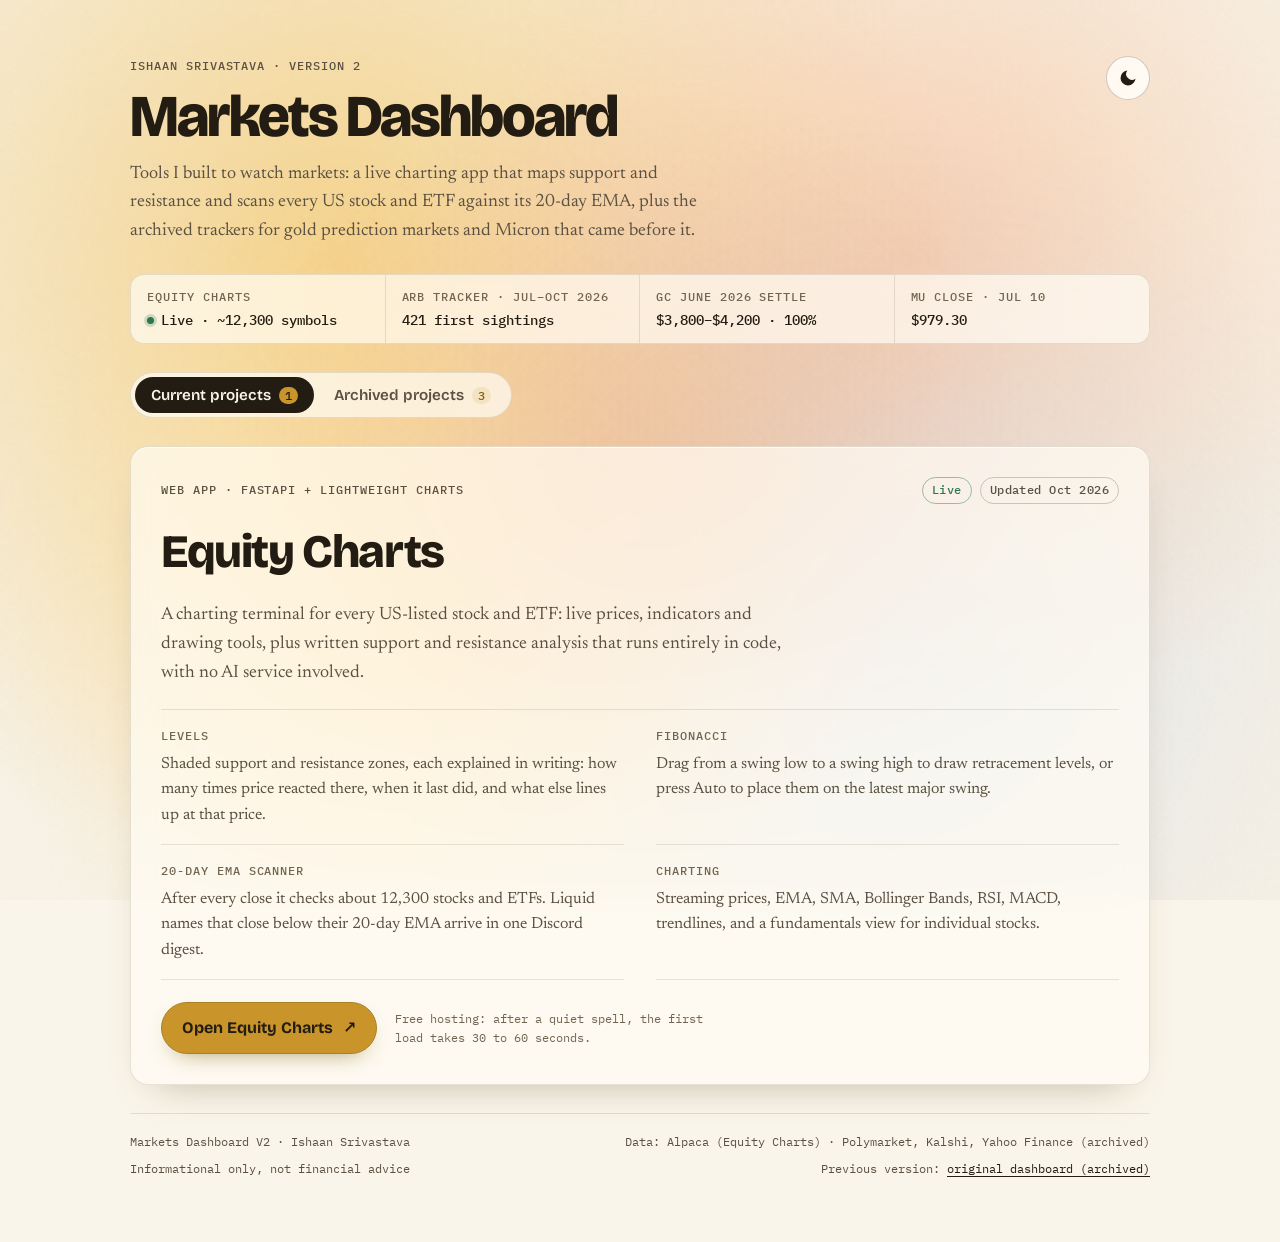
<file: docs/index.html>
<!DOCTYPE html>
<html lang="en">
<head>
  <meta charset="utf-8">
  <meta name="viewport" content="width=device-width, initial-scale=1, viewport-fit=cover">
  <meta name="color-scheme" content="light dark">
  <title>Markets Dashboard</title>
  <meta name="description" content="Ishaan Srivastava's market tools: the live Equity Charts app plus archived trackers for gold prediction markets and Micron.">
  <script>try{var t=localStorage.getItem("theme");if(t==="light"||t==="dark")document.documentElement.setAttribute("data-theme",t);}catch(e){}</script>
  <link rel="preconnect" href="https://fonts.googleapis.com">
  <link rel="preconnect" href="https://fonts.gstatic.com" crossorigin>
  <link rel="stylesheet" href="https://fonts.googleapis.com/css2?family=Bricolage+Grotesque:opsz,wght@12..96,500..800&amp;family=IBM+Plex+Mono:wght@400;500;600&amp;family=Newsreader:ital,opsz,wght@0,6..72,400..600;1,6..72,400&amp;display=swap">
  <link rel="stylesheet" href="assets/theme.css">
  <link rel="icon" href="assets/favicon.svg" type="image/svg+xml">
  <script src="https://cdn.plot.ly/plotly-4.1.1.min.js" charset="utf-8"></script>
</head>
<body>
  <canvas id="glow" aria-hidden="true"></canvas>
  <div class="shell">
    <header class="masthead">
      <div class="titles">
        <span class="eyebrow">Ishaan Srivastava &middot; Version 2</span>
        <h1>Markets Dashboard</h1>
        <p class="lede">Tools I built to watch markets: a live charting app that maps support and resistance and scans every US stock and ETF against its 20-day EMA, plus the archived trackers for gold prediction markets and Micron that came before it.</p>
      </div>
      <button id="theme-toggle" class="icon-button" type="button" aria-label="Dark mode" aria-pressed="false" title="Switch to dark mode">
          <svg class="icon-moon" viewBox="0 0 24 24" fill="none" aria-hidden="true"><path d="M21 12.79A9 9 0 1 1 11.21 3 7 7 0 0 0 21 12.79z" fill="currentColor"/></svg>
          <svg class="icon-sun" viewBox="0 0 24 24" fill="none" aria-hidden="true" hidden><circle cx="12" cy="12" r="4" fill="currentColor"/><path d="M12 2v2M12 20v2M4 12H2M22 12h-2M5 5l1.5 1.5M17.5 17.5L19 19M5 19l1.5-1.5M17.5 6.5L19 5" stroke="currentColor" stroke-width="2" stroke-linecap="round"/></svg>
        </button>
    </header>

    <section class="tape" aria-label="Key figures">
      <div><span class="label">Equity Charts</span><span class="value"><span class="dot" aria-hidden="true"></span>Live &middot; ~12,300 symbols</span></div>
      <div><span class="label">Arb tracker &middot; Jul–Oct 2026</span><span class="value">421 first sightings</span></div>
      <div><span class="label">GC June 2026 settle</span><span class="value">$3,800–$4,200 &middot; 100%</span></div>
      <div><span class="label">MU close &middot; Jul 10</span><span class="value">$979.30</span></div>
    </section>

    <div class="tabs" role="tablist" aria-label="Projects">
      <button class="tab" role="tab" id="tab-current" aria-controls="current" aria-selected="true" type="button">Current projects <span class="count">1</span></button>
      <button class="tab" role="tab" id="tab-archived" aria-controls="archived" aria-selected="false" tabindex="-1" type="button">Archived projects <span class="count">3</span></button>
    </div>

    <main>
      <section id="current" class="panel" role="tabpanel" aria-labelledby="tab-current">
        <article class="card feature" id="equity-charts">
          <div class="card-head">
            <span class="eyebrow">Web app &middot; FastAPI + Lightweight Charts</span>
            <div class="meta"><span class="pill live">Live</span><span class="pill">Updated Oct 2026</span></div>
          </div>
          <h2>Equity Charts</h2>
          <p class="lede">A charting terminal for every US-listed stock and ETF: live prices, indicators and drawing tools, plus written support and resistance analysis that runs entirely in code, with no AI service involved.</p>
          <div class="feature-grid">
            <div><span class="label">Levels</span><p>Shaded support and resistance zones, each explained in writing: how many times price reacted there, when it last did, and what else lines up at that price.</p></div>
            <div><span class="label">Fibonacci</span><p>Drag from a swing low to a swing high to draw retracement levels, or press Auto to place them on the latest major swing.</p></div>
            <div><span class="label">20-day EMA scanner</span><p>After every close it checks about 12,300 stocks and ETFs. Liquid names that close below their 20-day EMA arrive in one Discord digest.</p></div>
            <div><span class="label">Charting</span><p>Streaming prices, EMA, SMA, Bollinger Bands, RSI, MACD, trendlines, and a fundamentals view for individual stocks.</p></div>
          </div>
          <div class="actions">
            <a class="button" href="https://equity-charts.onrender.com" target="_blank" rel="noopener noreferrer">Open Equity Charts <span aria-hidden="true">&#8599;</span></a>
            <span class="note">Free hosting: after a quiet spell, the first load takes 30 to 60 seconds.</span>
          </div>
        </article>
      </section>

      <section id="archived" class="panel" role="tabpanel" aria-labelledby="tab-archived" hidden>
        <article class="card" id="arb">
          <div class="card-head">
            <h3>Gold Arbitrage Tracker</h3>
            <div class="meta"><span class="pill gold">V3.9</span><span class="pill">Jul–Oct 2026</span></div>
          </div>
          <p>Scanned every open gold-price market on Polymarket and Kalshi, normalized them into one schema, and flagged combinations of contracts that were logically mispriced against each other (net of fees), with an AI agent writing a daily brief on top. The page is its final snapshot and no longer updates.</p>
          <div class="stats">
            <div class="stat"><span class="value">90</span><span class="label">Contracts in final scan</span></div>
            <div class="stat"><span class="value">421</span><span class="label">First sightings logged</span></div>
            <div class="stat"><span class="value">2</span><span class="label">Platforms compared</span></div>
          </div>
          <div class="actions"><a class="button quiet" href="arb.html">Open the archived tracker <span aria-hidden="true">&rarr;</span></a></div>
        </article>

        <article class="card" id="gold">
          <div class="card-head">
            <h3>Gold (GC) June 2026 settlement odds</h3>
            <div class="meta"><span class="pill gold">V2</span><span class="pill">Dec 2025–Jul 2026</span></div>
          </div>
          <p>The purpose of this tracker was to find correlations in the movements of prediction market odds to the movements of the underlying asset, and send a summary of these daily changes to myself for evaluation.</p>
          <div class="chart-grid">
            <div class="chart" data-chart data-palette='["--series-1", "--series-2", "--series-3", "--series-4", "--series-5", "--series-6", "--series-7", "--series-8"]'><div style="height:400px; width:100%;">                            <div id="gold-chart" class="plotly-graph-div" style="height:100%; width:100%;"></div>            <script>                window.PLOTLYENV=window.PLOTLYENV || {};                                if (document.getElementById("gold-chart")) {                    Plotly.newPlot(                        "gold-chart",                        [{"connectgaps":false,"hovertemplate":"%{y:.1f}%","line":{"color":"#2a78d6","width":2},"mode":"lines","name":"Under $3,800","x":["2025-12-27","2025-12-28","2025-12-29","2025-12-30","2025-12-31","2026-01-01","2026-01-02","2026-01-03","2026-01-04","2026-01-05","2026-01-06","2026-01-07","2026-01-08","2026-01-09","2026-01-10","2026-01-11","2026-01-12","2026-01-13","2026-01-14","2026-01-15","2026-01-16","2026-01-17","2026-01-18","2026-01-19","2026-01-20","2026-01-21","2026-01-22","2026-01-23","2026-01-24","2026-01-25","2026-01-26","2026-01-27","2026-01-28","2026-01-29","2026-01-30","2026-01-31","2026-02-01","2026-02-02","2026-02-03","2026-02-04","2026-02-05","2026-02-06","2026-02-07","2026-02-08","2026-02-09","2026-02-10","2026-02-11","2026-02-12","2026-02-13","2026-02-14","2026-02-15","2026-02-16","2026-02-17","2026-02-18","2026-02-19","2026-02-20","2026-02-21","2026-02-22","2026-02-23","2026-02-24","2026-02-25","2026-02-26","2026-02-27","2026-02-28","2026-03-01","2026-03-02","2026-03-03","2026-03-04","2026-03-05","2026-03-06","2026-03-07","2026-03-08","2026-03-09","2026-03-10","2026-03-11","2026-03-12","2026-03-13","2026-03-14","2026-03-15","2026-03-16","2026-03-17","2026-03-18","2026-03-19","2026-03-20","2026-03-21","2026-03-22","2026-03-23","2026-03-24","2026-03-25","2026-03-26","2026-03-27","2026-03-28","2026-03-29","2026-03-30","2026-03-31","2026-04-01","2026-04-02","2026-04-03","2026-04-04","2026-04-05","2026-04-06","2026-04-07","2026-04-09","2026-04-10","2026-04-11","2026-04-12","2026-04-13","2026-04-15","2026-04-16","2026-04-17","2026-04-18","2026-04-19","2026-04-20","2026-04-21","2026-04-22","2026-04-23","2026-04-24","2026-04-25","2026-04-26","2026-04-27","2026-04-28","2026-04-29","2026-04-30","2026-05-01","2026-05-02","2026-05-03","2026-05-04","2026-05-05","2026-05-06","2026-05-07","2026-05-08","2026-05-09","2026-05-10","2026-05-11","2026-05-12","2026-05-13","2026-05-14","2026-05-15","2026-05-16","2026-05-17","2026-05-18","2026-05-19","2026-05-20","2026-05-21","2026-05-22","2026-05-23","2026-05-24","2026-05-25","2026-05-26","2026-05-27","2026-05-28","2026-05-29","2026-05-30","2026-05-31","2026-06-01","2026-06-02","2026-06-03","2026-06-04","2026-06-05","2026-06-06","2026-06-07","2026-06-08","2026-06-09","2026-06-10","2026-06-11","2026-06-12","2026-06-13","2026-06-14","2026-06-15","2026-06-16","2026-06-17","2026-06-18","2026-06-19","2026-06-20","2026-06-21","2026-06-22","2026-06-23","2026-06-24","2026-06-25","2026-06-26","2026-06-27","2026-06-28","2026-06-29","2026-06-30","2026-07-01","2026-07-02","2026-07-03","2026-07-04","2026-07-06","2026-07-12","2026-07-13"],"y":[49.0,42.0,47.0,46.5,41.5,42.5,26.0,8.0,9.5,9.5,11.5,10.5,9.0,9.5,8.5,8.5,8.5,8.0,10.0,9.0,11.0,11.0,10.5,9.5,8.5,7.5,7.000000000000001,4.0,1.8499999999999999,2.1999999999999997,2.35,5.7,6.65,3.95,4.45,13.600000000000001,13.25,15.45,13.600000000000001,9.55,9.2,13.200000000000001,13.700000000000001,15.35,11.5,11.0,10.4,6.550000000000001,6.800000000000001,6.3,6.5,null,7.6,null,null,7.1499999999999995,5.0,5.0,4.9,5.0,4.1000000000000005,3.5000000000000004,3.35,3.1,null,null,2.15,4.65,4.55,4.45,3.95,4.45,3.85,5.8500000000000005,6.6000000000000005,6.9,null,null,null,null,5.45,5.949999999999999,null,9.5,8.95,9.049999999999999,9.45,14.35,11.35,10.35,15.55,16.35,15.85,9.3,10.8,9.1,6.15,null,null,null,null,6.25,5.75,null,null,null,null,null,null,null,6.4,null,null,null,6.0,5.7,5.1499999999999995,4.15,4.75,4.3999999999999995,3.75,5.55,4.55,6.5,4.5,4.3999999999999995,3.9,3.3000000000000003,2.85,2.3,1.6,1.5,1.55,1.6500000000000001,1.3,1.5,1.3,1.0999999999999999,1.7000000000000002,1.7000000000000002,1.7000000000000002,1.6,1.7000000000000002,1.6500000000000001,1.7500000000000002,1.7500000000000002,1.7500000000000002,2.1,1.3,1.3,2.55,2.25,2.15,1.7500000000000002,1.7500000000000002,2.0,2.0,2.0,1.3,3.95,3.75,5.45,4.45,6.25,14.75,9.4,8.55,7.6499999999999995,2.3,1.5,1.15,1.2,1.55,2.8000000000000003,2.85,2.9499999999999997,3.05,1.8499999999999999,9.2,5.1,1.35,0.95,2.1,1.35,0.0,0.0,0.0,0.0,0.0,0.0,0.0],"type":"scatter"},{"connectgaps":false,"hovertemplate":"%{y:.1f}%","line":{"color":"#eb6834","width":2},"mode":"lines","name":"$3,800\u2013$4,200","x":["2025-12-27","2025-12-28","2025-12-29","2025-12-30","2025-12-31","2026-01-01","2026-01-02","2026-01-03","2026-01-04","2026-01-05","2026-01-06","2026-01-07","2026-01-08","2026-01-09","2026-01-10","2026-01-11","2026-01-12","2026-01-13","2026-01-14","2026-01-15","2026-01-16","2026-01-17","2026-01-18","2026-01-19","2026-01-20","2026-01-21","2026-01-22","2026-01-23","2026-01-24","2026-01-25","2026-01-26","2026-01-27","2026-01-28","2026-01-29","2026-01-30","2026-01-31","2026-02-01","2026-02-02","2026-02-03","2026-02-04","2026-02-05","2026-02-06","2026-02-07","2026-02-08","2026-02-09","2026-02-10","2026-02-11","2026-02-12","2026-02-13","2026-02-14","2026-02-15","2026-02-16","2026-02-17","2026-02-18","2026-02-19","2026-02-20","2026-02-21","2026-02-22","2026-02-23","2026-02-24","2026-02-25","2026-02-26","2026-02-27","2026-02-28","2026-03-01","2026-03-02","2026-03-03","2026-03-04","2026-03-05","2026-03-06","2026-03-07","2026-03-08","2026-03-09","2026-03-10","2026-03-11","2026-03-12","2026-03-13","2026-03-14","2026-03-15","2026-03-16","2026-03-17","2026-03-18","2026-03-19","2026-03-20","2026-03-21","2026-03-22","2026-03-23","2026-03-24","2026-03-25","2026-03-26","2026-03-27","2026-03-28","2026-03-29","2026-03-30","2026-03-31","2026-04-01","2026-04-02","2026-04-03","2026-04-04","2026-04-05","2026-04-06","2026-04-07","2026-04-09","2026-04-10","2026-04-11","2026-04-12","2026-04-13","2026-04-15","2026-04-16","2026-04-17","2026-04-18","2026-04-19","2026-04-20","2026-04-21","2026-04-22","2026-04-23","2026-04-24","2026-04-25","2026-04-26","2026-04-27","2026-04-28","2026-04-29","2026-04-30","2026-05-01","2026-05-02","2026-05-03","2026-05-04","2026-05-05","2026-05-06","2026-05-07","2026-05-08","2026-05-09","2026-05-10","2026-05-11","2026-05-12","2026-05-13","2026-05-14","2026-05-15","2026-05-16","2026-05-17","2026-05-18","2026-05-19","2026-05-20","2026-05-21","2026-05-22","2026-05-23","2026-05-24","2026-05-25","2026-05-26","2026-05-27","2026-05-28","2026-05-29","2026-05-30","2026-05-31","2026-06-01","2026-06-02","2026-06-03","2026-06-04","2026-06-05","2026-06-06","2026-06-07","2026-06-08","2026-06-09","2026-06-10","2026-06-11","2026-06-12","2026-06-13","2026-06-14","2026-06-15","2026-06-16","2026-06-17","2026-06-18","2026-06-19","2026-06-20","2026-06-21","2026-06-22","2026-06-23","2026-06-24","2026-06-25","2026-06-26","2026-06-27","2026-06-28","2026-06-29","2026-06-30","2026-07-01","2026-07-02","2026-07-03","2026-07-04","2026-07-06","2026-07-12","2026-07-13"],"y":[49.5,46.5,47.0,46.0,40.5,43.0,25.0,19.0,21.0,19.5,16.5,17.0,17.0,16.0,15.0,15.0,14.499999999999998,11.5,12.5,11.5,10.5,11.5,12.0,11.5,11.5,11.0,9.0,6.0,3.5000000000000004,4.2,3.65,7.5,4.45,3.45,5.2,8.6,9.9,8.450000000000001,9.049999999999999,7.449999999999999,8.95,9.15,8.75,8.55,8.649999999999999,7.95,7.8,7.000000000000001,7.9,7.1499999999999995,7.5,7.6499999999999995,7.6,6.65,6.4,6.45,6.05,5.8999999999999995,5.8999999999999995,5.8999999999999995,6.35,6.25,5.8500000000000005,5.65,4.6,4.65,4.6,6.1,6.2,5.8500000000000005,6.05,6.5,6.2,5.75,4.65,4.6,null,4.5,null,null,5.8999999999999995,5.55,null,14.7,14.85,12.65,14.549999999999999,13.700000000000001,12.0,13.5,15.75,15.950000000000001,15.65,15.950000000000001,15.9,14.75,13.0,13.0,15.0,null,null,13.100000000000001,13.350000000000001,null,null,null,13.05,12.25,null,12.35,null,11.3,11.05,8.95,11.899999999999999,11.5,11.85,11.899999999999999,11.95,11.55,12.65,13.25,15.9,12.2,12.65,12.8,12.45,14.899999999999999,15.049999999999999,11.95,8.799999999999999,8.3,8.25,8.649999999999999,8.75,9.1,8.9,7.8,15.25,14.45,14.099999999999998,14.2,18.45,15.4,14.95,14.85,14.899999999999999,14.85,14.95,13.4,17.95,17.65,16.05,13.05,12.950000000000001,13.950000000000001,13.0,14.399999999999999,14.799999999999999,24.0,25.0,26.400000000000002,29.15,33.300000000000004,48.55,32.95,42.8,46.35,36.55,28.749999999999996,26.3,37.5,46.9,51.24999999999999,53.65,52.7,52.05,70.95,74.75,78.8,88.85,92.2,95.35,95.95,100.0,100.0,100.0,100.0,100.0,100.0,100.0],"type":"scatter"},{"connectgaps":false,"hovertemplate":"%{y:.1f}%","line":{"color":"#1baf7a","width":2},"mode":"lines","name":"$4,200\u2013$4,600","x":["2025-12-27","2025-12-28","2025-12-29","2025-12-30","2025-12-31","2026-01-01","2026-01-02","2026-01-03","2026-01-04","2026-01-05","2026-01-06","2026-01-07","2026-01-08","2026-01-09","2026-01-10","2026-01-11","2026-01-12","2026-01-13","2026-01-14","2026-01-15","2026-01-16","2026-01-17","2026-01-18","2026-01-19","2026-01-20","2026-01-21","2026-01-22","2026-01-23","2026-01-24","2026-01-25","2026-01-26","2026-01-27","2026-01-28","2026-01-29","2026-01-30","2026-01-31","2026-02-01","2026-02-02","2026-02-03","2026-02-04","2026-02-05","2026-02-06","2026-02-07","2026-02-08","2026-02-09","2026-02-10","2026-02-11","2026-02-12","2026-02-13","2026-02-14","2026-02-15","2026-02-16","2026-02-17","2026-02-18","2026-02-19","2026-02-20","2026-02-21","2026-02-22","2026-02-23","2026-02-24","2026-02-25","2026-02-26","2026-02-27","2026-02-28","2026-03-01","2026-03-02","2026-03-03","2026-03-04","2026-03-05","2026-03-06","2026-03-07","2026-03-08","2026-03-09","2026-03-10","2026-03-11","2026-03-12","2026-03-13","2026-03-14","2026-03-15","2026-03-16","2026-03-17","2026-03-18","2026-03-19","2026-03-20","2026-03-21","2026-03-22","2026-03-23","2026-03-24","2026-03-25","2026-03-26","2026-03-27","2026-03-28","2026-03-29","2026-03-30","2026-03-31","2026-04-01","2026-04-02","2026-04-03","2026-04-04","2026-04-05","2026-04-06","2026-04-07","2026-04-09","2026-04-10","2026-04-11","2026-04-12","2026-04-13","2026-04-15","2026-04-16","2026-04-17","2026-04-18","2026-04-19","2026-04-20","2026-04-21","2026-04-22","2026-04-23","2026-04-24","2026-04-25","2026-04-26","2026-04-27","2026-04-28","2026-04-29","2026-04-30","2026-05-01","2026-05-02","2026-05-03","2026-05-04","2026-05-05","2026-05-06","2026-05-07","2026-05-08","2026-05-09","2026-05-10","2026-05-11","2026-05-12","2026-05-13","2026-05-14","2026-05-15","2026-05-16","2026-05-17","2026-05-18","2026-05-19","2026-05-20","2026-05-21","2026-05-22","2026-05-23","2026-05-24","2026-05-25","2026-05-26","2026-05-27","2026-05-28","2026-05-29","2026-05-30","2026-05-31","2026-06-01","2026-06-02","2026-06-03","2026-06-04","2026-06-05","2026-06-06","2026-06-07","2026-06-08","2026-06-09","2026-06-10","2026-06-11","2026-06-12","2026-06-13","2026-06-14","2026-06-15","2026-06-16","2026-06-17","2026-06-18","2026-06-19","2026-06-20","2026-06-21","2026-06-22","2026-06-23","2026-06-24","2026-06-25","2026-06-26","2026-06-27","2026-06-28","2026-06-29","2026-06-30","2026-07-01","2026-07-02","2026-07-03","2026-07-04","2026-07-06","2026-07-12","2026-07-13"],"y":[49.5,43.0,45.5,40.5,44.5,41.0,15.0,28.000000000000004,28.000000000000004,26.5,25.0,28.000000000000004,24.5,24.5,23.5,23.5,24.0,20.5,19.0,19.0,19.5,20.0,20.0,20.0,20.0,19.5,13.5,7.85,11.899999999999999,10.549999999999999,9.9,11.799999999999999,9.45,3.65,6.4,8.799999999999999,12.2,10.75,11.15,9.45,9.65,9.950000000000001,10.100000000000001,9.950000000000001,9.9,9.8,9.85,10.45,10.65,12.5,11.3,12.8,11.899999999999999,8.799999999999999,11.15,10.85,10.9,9.4,10.75,9.75,9.9,9.700000000000001,10.299999999999999,10.2,9.65,9.1,8.55,9.3,9.049999999999999,9.3,8.05,11.0,10.549999999999999,11.15,9.2,9.25,9.85,11.05,12.049999999999999,null,15.35,12.9,null,17.299999999999997,17.4,18.4,18.55,15.65,19.35,19.650000000000002,19.400000000000002,17.95,16.1,17.549999999999997,19.0,19.05,19.15,17.65,19.5,null,18.4,18.099999999999998,18.05,null,null,null,18.6,18.7,18.7,null,19.0,null,null,null,18.75,19.1,19.900000000000002,20.599999999999998,20.549999999999997,22.85,22.85,28.749999999999996,27.650000000000002,25.15,25.7,26.650000000000002,25.650000000000002,29.2,29.049999999999997,28.749999999999996,26.0,25.25,26.0,26.25,24.05,25.85,28.499999999999996,28.050000000000004,30.0,30.0,29.7,29.75,32.7,33.15,37.0,39.050000000000004,37.25,36.9,34.65,39.75,43.5,40.150000000000006,35.4,40.5,40.25,43.25,43.0,46.75,46.75,46.150000000000006,47.9,45.75,47.65,49.6,32.1,37.2,41.949999999999996,45.25,50.05,54.449999999999996,60.75000000000001,49.0,49.35,37.75,40.25,40.9,42.15,30.4,14.000000000000002,12.049999999999999,10.95,4.7,1.0,2.1,0.0,0.0,0.0,0.0,0.0,0.0,0.0],"type":"scatter"},{"connectgaps":false,"hovertemplate":"%{y:.1f}%","line":{"color":"#eda100","width":2},"mode":"lines","name":"$4,600\u2013$5,000","x":["2025-12-27","2025-12-28","2025-12-29","2025-12-30","2025-12-31","2026-01-01","2026-01-02","2026-01-03","2026-01-04","2026-01-05","2026-01-06","2026-01-07","2026-01-08","2026-01-09","2026-01-10","2026-01-11","2026-01-12","2026-01-13","2026-01-14","2026-01-15","2026-01-16","2026-01-17","2026-01-18","2026-01-19","2026-01-20","2026-01-21","2026-01-22","2026-01-23","2026-01-24","2026-01-25","2026-01-26","2026-01-27","2026-01-28","2026-01-29","2026-01-30","2026-01-31","2026-02-01","2026-02-02","2026-02-03","2026-02-04","2026-02-05","2026-02-06","2026-02-07","2026-02-08","2026-02-09","2026-02-10","2026-02-11","2026-02-12","2026-02-13","2026-02-14","2026-02-15","2026-02-16","2026-02-17","2026-02-18","2026-02-19","2026-02-20","2026-02-21","2026-02-22","2026-02-23","2026-02-24","2026-02-25","2026-02-26","2026-02-27","2026-02-28","2026-03-01","2026-03-02","2026-03-03","2026-03-04","2026-03-05","2026-03-06","2026-03-07","2026-03-08","2026-03-09","2026-03-10","2026-03-11","2026-03-12","2026-03-13","2026-03-14","2026-03-15","2026-03-16","2026-03-17","2026-03-18","2026-03-19","2026-03-20","2026-03-21","2026-03-22","2026-03-23","2026-03-24","2026-03-25","2026-03-26","2026-03-27","2026-03-28","2026-03-29","2026-03-30","2026-03-31","2026-04-01","2026-04-02","2026-04-03","2026-04-04","2026-04-05","2026-04-06","2026-04-07","2026-04-09","2026-04-10","2026-04-11","2026-04-12","2026-04-13","2026-04-15","2026-04-16","2026-04-17","2026-04-18","2026-04-19","2026-04-20","2026-04-21","2026-04-22","2026-04-23","2026-04-24","2026-04-25","2026-04-26","2026-04-27","2026-04-28","2026-04-29","2026-04-30","2026-05-01","2026-05-02","2026-05-03","2026-05-04","2026-05-05","2026-05-06","2026-05-07","2026-05-08","2026-05-09","2026-05-10","2026-05-11","2026-05-12","2026-05-13","2026-05-14","2026-05-15","2026-05-16","2026-05-17","2026-05-18","2026-05-19","2026-05-20","2026-05-21","2026-05-22","2026-05-23","2026-05-24","2026-05-25","2026-05-26","2026-05-27","2026-05-28","2026-05-29","2026-05-30","2026-05-31","2026-06-01","2026-06-02","2026-06-03","2026-06-04","2026-06-05","2026-06-06","2026-06-07","2026-06-08","2026-06-09","2026-06-10","2026-06-11","2026-06-12","2026-06-13","2026-06-14","2026-06-15","2026-06-16","2026-06-17","2026-06-18","2026-06-19","2026-06-20","2026-06-21","2026-06-22","2026-06-23","2026-06-24","2026-06-25","2026-06-26","2026-06-27","2026-06-28","2026-06-29","2026-06-30","2026-07-01","2026-07-02","2026-07-03","2026-07-04","2026-07-06","2026-07-12","2026-07-13"],"y":[49.5,41.5,48.5,45.0,47.0,42.5,16.0,20.0,20.0,20.5,24.0,21.5,22.0,22.5,27.0,27.500000000000004,28.000000000000004,28.499999999999996,29.5,22.0,23.0,23.0,23.5,24.5,25.5,26.0,25.5,25.5,25.5,17.0,11.5,13.5,12.5,6.5,12.0,10.0,11.0,14.499999999999998,12.5,13.5,13.0,13.5,12.0,11.5,11.5,12.0,12.0,12.0,14.499999999999998,14.499999999999998,15.0,15.5,15.0,17.0,16.0,16.0,16.0,16.0,15.5,17.0,16.0,16.0,15.5,16.0,null,14.000000000000002,13.5,15.5,15.5,15.5,16.5,15.5,16.5,10.5,12.5,13.0,null,15.5,null,null,17.0,17.0,null,18.5,18.5,19.5,19.0,16.0,16.5,17.0,16.0,17.0,16.5,null,null,null,null,null,null,null,null,null,19.0,null,null,null,null,null,null,null,17.0,null,null,null,20.0,20.0,20.5,25.0,25.5,26.5,25.0,26.5,27.0,27.500000000000004,27.500000000000004,28.499999999999996,28.499999999999996,35.5,28.000000000000004,31.0,31.0,31.5,31.5,31.5,32.5,30.5,33.0,33.0,28.999999999999996,29.5,31.5,31.0,27.0,28.499999999999996,29.5,28.999999999999996,28.499999999999996,32.0,34.5,30.0,26.0,31.5,33.0,34.5,33.5,30.0,28.999999999999996,26.5,26.5,14.000000000000002,12.0,12.5,16.0,12.0,7.5,11.0,9.0,6.4,5.35,14.05,12.6,7.6,6.05,2.6,0.8999999999999999,0.8999999999999999,0.8,0.44999999999999996,0.5499999999999999,0.4,0.15,0.05,0.05,0.05,0.0,0.0,0.0,0.0,0.0,0.0,0.0],"type":"scatter"},{"connectgaps":false,"hovertemplate":"%{y:.1f}%","line":{"color":"#e87ba4","width":2},"mode":"lines","name":"$5,000\u2013$5,400","x":["2025-12-27","2025-12-28","2025-12-29","2025-12-30","2025-12-31","2026-01-01","2026-01-02","2026-01-03","2026-01-04","2026-01-05","2026-01-06","2026-01-07","2026-01-08","2026-01-09","2026-01-10","2026-01-11","2026-01-12","2026-01-13","2026-01-14","2026-01-15","2026-01-16","2026-01-17","2026-01-18","2026-01-19","2026-01-20","2026-01-21","2026-01-22","2026-01-23","2026-01-24","2026-01-25","2026-01-26","2026-01-27","2026-01-28","2026-01-29","2026-01-30","2026-01-31","2026-02-01","2026-02-02","2026-02-03","2026-02-04","2026-02-05","2026-02-06","2026-02-07","2026-02-08","2026-02-09","2026-02-10","2026-02-11","2026-02-12","2026-02-13","2026-02-14","2026-02-15","2026-02-16","2026-02-17","2026-02-18","2026-02-19","2026-02-20","2026-02-21","2026-02-22","2026-02-23","2026-02-24","2026-02-25","2026-02-26","2026-02-27","2026-02-28","2026-03-01","2026-03-02","2026-03-03","2026-03-04","2026-03-05","2026-03-06","2026-03-07","2026-03-08","2026-03-09","2026-03-10","2026-03-11","2026-03-12","2026-03-13","2026-03-14","2026-03-15","2026-03-16","2026-03-17","2026-03-18","2026-03-19","2026-03-20","2026-03-21","2026-03-22","2026-03-23","2026-03-24","2026-03-25","2026-03-26","2026-03-27","2026-03-28","2026-03-29","2026-03-30","2026-03-31","2026-04-01","2026-04-02","2026-04-03","2026-04-04","2026-04-05","2026-04-06","2026-04-07","2026-04-09","2026-04-10","2026-04-11","2026-04-12","2026-04-13","2026-04-15","2026-04-16","2026-04-17","2026-04-18","2026-04-19","2026-04-20","2026-04-21","2026-04-22","2026-04-23","2026-04-24","2026-04-25","2026-04-26","2026-04-27","2026-04-28","2026-04-29","2026-04-30","2026-05-01","2026-05-02","2026-05-03","2026-05-04","2026-05-05","2026-05-06","2026-05-07","2026-05-08","2026-05-09","2026-05-10","2026-05-11","2026-05-12","2026-05-13","2026-05-14","2026-05-15","2026-05-16","2026-05-17","2026-05-18","2026-05-19","2026-05-20","2026-05-21","2026-05-22","2026-05-23","2026-05-24","2026-05-25","2026-05-26","2026-05-27","2026-05-28","2026-05-29","2026-05-30","2026-05-31","2026-06-01","2026-06-02","2026-06-03","2026-06-04","2026-06-05","2026-06-06","2026-06-07","2026-06-08","2026-06-09","2026-06-10","2026-06-11","2026-06-12","2026-06-13","2026-06-14","2026-06-15","2026-06-16","2026-06-17","2026-06-18","2026-06-19","2026-06-20","2026-06-21","2026-06-22","2026-06-23","2026-06-24","2026-06-25","2026-06-26","2026-06-27","2026-06-28","2026-06-29","2026-06-30","2026-07-01","2026-07-02","2026-07-03","2026-07-04","2026-07-06","2026-07-12","2026-07-13"],"y":[49.5,41.5,46.0,46.5,42.0,44.0,21.5,9.5,11.0,17.5,14.000000000000002,13.5,15.5,15.5,15.0,15.5,14.499999999999998,16.0,16.0,16.5,19.5,17.5,17.0,18.0,18.5,18.0,19.0,22.5,20.5,21.0,21.5,17.0,16.5,8.5,11.5,11.200000000000001,11.75,13.0,13.65,16.1,16.75,16.55,16.1,16.75,17.4,17.299999999999997,null,17.8,18.55,18.2,19.0,null,19.650000000000002,null,null,null,21.0,21.2,21.25,15.15,15.7,19.35,18.8,19.25,null,null,null,null,16.950000000000003,17.349999999999998,17.65,17.25,17.5,17.45,17.65,null,null,18.75,18.0,null,16.400000000000002,16.400000000000002,17.8,14.85,14.649999999999999,14.399999999999999,14.399999999999999,13.900000000000002,13.25,13.700000000000001,12.7,13.15,null,null,null,null,null,null,null,15.049999999999999,null,null,15.0,null,null,15.8,null,null,null,null,17.05,null,null,null,18.45,17.9,18.099999999999998,17.95,17.549999999999997,17.5,17.299999999999997,9.55,15.049999999999999,14.85,15.15,15.45,15.5,12.7,15.35,15.8,16.7,17.0,17.75,17.75,18.099999999999998,18.2,16.7,16.7,13.8,10.9,11.4,11.700000000000001,11.600000000000001,10.95,9.4,9.15,8.9,9.9,9.55,9.6,5.4,3.55,7.3999999999999995,6.9,7.199999999999999,7.55,6.0,3.1,4.3999999999999995,3.35,3.85,3.5000000000000004,1.5,1.15,0.7000000000000001,0.8999999999999999,0.8500000000000001,0.5499999999999999,0.5499999999999999,0.5499999999999999,1.0,0.35000000000000003,0.35000000000000003,0.6,0.5499999999999999,0.5499999999999999,0.4,0.4,0.25,0.25,0.05,0.05,0.05,0.05,0.0,0.0,0.0,0.0,0.0,0.0,0.0],"type":"scatter"},{"connectgaps":false,"hovertemplate":"%{y:.1f}%","line":{"color":"#008300","width":2},"mode":"lines","name":"$5,400\u2013$5,800","x":["2025-12-27","2025-12-28","2025-12-29","2025-12-30","2025-12-31","2026-01-01","2026-01-02","2026-01-03","2026-01-04","2026-01-05","2026-01-06","2026-01-07","2026-01-08","2026-01-09","2026-01-10","2026-01-11","2026-01-12","2026-01-13","2026-01-14","2026-01-15","2026-01-16","2026-01-17","2026-01-18","2026-01-19","2026-01-20","2026-01-21","2026-01-22","2026-01-23","2026-01-24","2026-01-25","2026-01-26","2026-01-27","2026-01-28","2026-01-29","2026-01-30","2026-01-31","2026-02-01","2026-02-02","2026-02-03","2026-02-04","2026-02-05","2026-02-06","2026-02-07","2026-02-08","2026-02-09","2026-02-10","2026-02-11","2026-02-12","2026-02-13","2026-02-14","2026-02-15","2026-02-16","2026-02-17","2026-02-18","2026-02-19","2026-02-20","2026-02-21","2026-02-22","2026-02-23","2026-02-24","2026-02-25","2026-02-26","2026-02-27","2026-02-28","2026-03-01","2026-03-02","2026-03-03","2026-03-04","2026-03-05","2026-03-06","2026-03-07","2026-03-08","2026-03-09","2026-03-10","2026-03-11","2026-03-12","2026-03-13","2026-03-14","2026-03-15","2026-03-16","2026-03-17","2026-03-18","2026-03-19","2026-03-20","2026-03-21","2026-03-22","2026-03-23","2026-03-24","2026-03-25","2026-03-26","2026-03-27","2026-03-28","2026-03-29","2026-03-30","2026-03-31","2026-04-01","2026-04-02","2026-04-03","2026-04-04","2026-04-05","2026-04-06","2026-04-07","2026-04-09","2026-04-10","2026-04-11","2026-04-12","2026-04-13","2026-04-15","2026-04-16","2026-04-17","2026-04-18","2026-04-19","2026-04-20","2026-04-21","2026-04-22","2026-04-23","2026-04-24","2026-04-25","2026-04-26","2026-04-27","2026-04-28","2026-04-29","2026-04-30","2026-05-01","2026-05-02","2026-05-03","2026-05-04","2026-05-05","2026-05-06","2026-05-07","2026-05-08","2026-05-09","2026-05-10","2026-05-11","2026-05-12","2026-05-13","2026-05-14","2026-05-15","2026-05-16","2026-05-17","2026-05-18","2026-05-19","2026-05-20","2026-05-21","2026-05-22","2026-05-23","2026-05-24","2026-05-25","2026-05-26","2026-05-27","2026-05-28","2026-05-29","2026-05-30","2026-05-31","2026-06-01","2026-06-02","2026-06-03","2026-06-04","2026-06-05","2026-06-06","2026-06-07","2026-06-08","2026-06-09","2026-06-10","2026-06-11","2026-06-12","2026-06-13","2026-06-14","2026-06-15","2026-06-16","2026-06-17","2026-06-18","2026-06-19","2026-06-20","2026-06-21","2026-06-22","2026-06-23","2026-06-24","2026-06-25","2026-06-26","2026-06-27","2026-06-28","2026-06-29","2026-06-30","2026-07-01","2026-07-02","2026-07-03","2026-07-04","2026-07-06","2026-07-12","2026-07-13"],"y":[49.0,44.0,45.0,42.5,41.0,38.5,11.0,8.5,7.000000000000001,8.0,6.5,9.0,8.5,7.5,7.000000000000001,6.0,6.5,9.0,8.5,9.0,8.5,8.0,8.5,8.5,8.5,9.0,11.5,15.0,13.5,14.499999999999998,12.0,14.499999999999998,14.499999999999998,16.0,9.5,10.0,10.0,11.0,11.5,13.0,12.5,12.0,13.0,13.0,13.5,12.0,11.5,14.000000000000002,14.499999999999998,16.0,16.5,16.5,16.5,14.499999999999998,14.499999999999998,15.0,15.5,16.5,16.0,16.5,18.0,18.0,18.0,18.0,16.0,17.5,18.0,18.0,17.5,17.0,15.0,14.499999999999998,16.5,16.5,18.0,18.0,14.499999999999998,14.499999999999998,14.499999999999998,null,14.000000000000002,14.000000000000002,14.499999999999998,10.5,10.5,10.0,9.5,11.0,8.0,9.0,8.0,10.0,10.5,11.0,10.0,11.0,11.5,11.0,11.5,null,11.5,11.5,12.0,11.5,11.5,null,11.5,12.0,11.5,null,13.0,null,null,null,12.5,11.5,12.0,11.0,10.5,10.5,10.5,9.5,9.5,9.5,9.5,7.5,7.5,7.000000000000001,6.5,6.0,6.0,8.5,8.5,8.5,8.5,9.0,9.5,9.0,8.5,8.0,7.5,7.5,7.5,4.5,4.5,4.0,3.75,3.45,3.4000000000000004,2.45,2.85,2.5,2.3,2.9499999999999997,2.85,1.7500000000000002,1.6,1.6,1.6,1.15,1.35,0.7000000000000001,0.7000000000000001,0.7000000000000001,0.7000000000000001,0.75,0.7000000000000001,0.5,0.5,0.44999999999999996,0.7000000000000001,0.7000000000000001,0.7000000000000001,0.7000000000000001,0.6,0.6,0.5499999999999999,0.6,0.4,0.25,0.05,0.05,0.05,0.05,0.0,0.0,0.0,0.0,0.0,0.0,0.0],"type":"scatter"},{"connectgaps":false,"hovertemplate":"%{y:.1f}%","line":{"color":"#4a3aa7","width":2},"mode":"lines","name":"$5,800\u2013$6,200","x":["2025-12-27","2025-12-28","2025-12-29","2025-12-30","2025-12-31","2026-01-01","2026-01-02","2026-01-03","2026-01-04","2026-01-05","2026-01-06","2026-01-07","2026-01-08","2026-01-09","2026-01-10","2026-01-11","2026-01-12","2026-01-13","2026-01-14","2026-01-15","2026-01-16","2026-01-17","2026-01-18","2026-01-19","2026-01-20","2026-01-21","2026-01-22","2026-01-23","2026-01-24","2026-01-25","2026-01-26","2026-01-27","2026-01-28","2026-01-29","2026-01-30","2026-01-31","2026-02-01","2026-02-02","2026-02-03","2026-02-04","2026-02-05","2026-02-06","2026-02-07","2026-02-08","2026-02-09","2026-02-10","2026-02-11","2026-02-12","2026-02-13","2026-02-14","2026-02-15","2026-02-16","2026-02-17","2026-02-18","2026-02-19","2026-02-20","2026-02-21","2026-02-22","2026-02-23","2026-02-24","2026-02-25","2026-02-26","2026-02-27","2026-02-28","2026-03-01","2026-03-02","2026-03-03","2026-03-04","2026-03-05","2026-03-06","2026-03-07","2026-03-08","2026-03-09","2026-03-10","2026-03-11","2026-03-12","2026-03-13","2026-03-14","2026-03-15","2026-03-16","2026-03-17","2026-03-18","2026-03-19","2026-03-20","2026-03-21","2026-03-22","2026-03-23","2026-03-24","2026-03-25","2026-03-26","2026-03-27","2026-03-28","2026-03-29","2026-03-30","2026-03-31","2026-04-01","2026-04-02","2026-04-03","2026-04-04","2026-04-05","2026-04-06","2026-04-07","2026-04-09","2026-04-10","2026-04-11","2026-04-12","2026-04-13","2026-04-15","2026-04-16","2026-04-17","2026-04-18","2026-04-19","2026-04-20","2026-04-21","2026-04-22","2026-04-23","2026-04-24","2026-04-25","2026-04-26","2026-04-27","2026-04-28","2026-04-29","2026-04-30","2026-05-01","2026-05-02","2026-05-03","2026-05-04","2026-05-05","2026-05-06","2026-05-07","2026-05-08","2026-05-09","2026-05-10","2026-05-11","2026-05-12","2026-05-13","2026-05-14","2026-05-15","2026-05-16","2026-05-17","2026-05-18","2026-05-19","2026-05-20","2026-05-21","2026-05-22","2026-05-23","2026-05-24","2026-05-25","2026-05-26","2026-05-27","2026-05-28","2026-05-29","2026-05-30","2026-05-31","2026-06-01","2026-06-02","2026-06-03","2026-06-04","2026-06-05","2026-06-06","2026-06-07","2026-06-08","2026-06-09","2026-06-10","2026-06-11","2026-06-12","2026-06-13","2026-06-14","2026-06-15","2026-06-16","2026-06-17","2026-06-18","2026-06-19","2026-06-20","2026-06-21","2026-06-22","2026-06-23","2026-06-24","2026-06-25","2026-06-26","2026-06-27","2026-06-28","2026-06-29","2026-06-30","2026-07-01","2026-07-02","2026-07-03","2026-07-04","2026-07-06","2026-07-12","2026-07-13"],"y":[49.0,41.5,45.5,41.5,47.5,41.5,8.5,5.0,5.0,5.0,5.0,5.0,7.000000000000001,6.0,5.0,4.15,3.45,3.05,3.8,6.8500000000000005,5.949999999999999,5.75,5.7,5.949999999999999,5.949999999999999,5.8500000000000005,8.3,7.75,8.85,8.649999999999999,10.7,10.65,10.5,12.2,9.25,10.15,10.0,10.7,8.5,10.15,10.65,9.6,9.9,9.55,10.0,10.6,10.75,11.05,11.0,10.7,9.1,9.9,9.55,7.85,7.6,7.5,10.8,11.05,11.15,11.1,11.3,11.200000000000001,11.799999999999999,12.25,12.9,10.45,11.600000000000001,11.600000000000001,13.25,13.5,14.799999999999999,15.2,12.9,12.6,13.900000000000002,14.05,null,12.950000000000001,null,null,11.4,12.5,null,9.0,9.049999999999999,9.3,9.2,9.15,9.0,6.8500000000000005,5.800000000000001,6.3,6.7,null,null,null,null,null,null,6.65,null,null,8.0,null,null,null,null,null,null,null,null,null,null,null,6.65,7.1,6.5,6.1,6.1,6.1,6.8500000000000005,5.5,5.35,3.6999999999999997,3.75,3.8,4.95,3.95,3.4000000000000004,3.15,2.5,2.15,2.15,2.15,2.1,2.0500000000000003,2.15,2.1,2.0,1.9,1.9,1.9,1.8499999999999999,1.7500000000000002,1.7500000000000002,1.7000000000000002,1.6,1.6,0.95,0.95,1.35,1.55,1.6500000000000001,1.6,1.3,1.35,1.3,1.3,1.25,0.7000000000000001,0.7000000000000001,0.8999999999999999,0.4,0.5,0.25,0.25,0.2,0.25,0.25,0.2,0.3,0.3,0.3,0.25,0.2,0.2,0.15,0.15,0.15,0.15,0.15,0.05,0.05,0.05,0.0,0.0,0.0,0.0,0.0,0.0,0.0],"type":"scatter"},{"connectgaps":false,"hovertemplate":"%{y:.1f}%","line":{"color":"#e34948","width":2},"mode":"lines","name":"Over $6,200","x":["2025-12-27","2025-12-28","2025-12-29","2025-12-30","2025-12-31","2026-01-01","2026-01-02","2026-01-03","2026-01-04","2026-01-05","2026-01-06","2026-01-07","2026-01-08","2026-01-09","2026-01-10","2026-01-11","2026-01-12","2026-01-13","2026-01-14","2026-01-15","2026-01-16","2026-01-17","2026-01-18","2026-01-19","2026-01-20","2026-01-21","2026-01-22","2026-01-23","2026-01-24","2026-01-25","2026-01-26","2026-01-27","2026-01-28","2026-01-29","2026-01-30","2026-01-31","2026-02-01","2026-02-02","2026-02-03","2026-02-04","2026-02-05","2026-02-06","2026-02-07","2026-02-08","2026-02-09","2026-02-10","2026-02-11","2026-02-12","2026-02-13","2026-02-14","2026-02-15","2026-02-16","2026-02-17","2026-02-18","2026-02-19","2026-02-20","2026-02-21","2026-02-22","2026-02-23","2026-02-24","2026-02-25","2026-02-26","2026-02-27","2026-02-28","2026-03-01","2026-03-02","2026-03-03","2026-03-04","2026-03-05","2026-03-06","2026-03-07","2026-03-08","2026-03-09","2026-03-10","2026-03-11","2026-03-12","2026-03-13","2026-03-14","2026-03-15","2026-03-16","2026-03-17","2026-03-18","2026-03-19","2026-03-20","2026-03-21","2026-03-22","2026-03-23","2026-03-24","2026-03-25","2026-03-26","2026-03-27","2026-03-28","2026-03-29","2026-03-30","2026-03-31","2026-04-01","2026-04-02","2026-04-03","2026-04-04","2026-04-05","2026-04-06","2026-04-07","2026-04-09","2026-04-10","2026-04-11","2026-04-12","2026-04-13","2026-04-15","2026-04-16","2026-04-17","2026-04-18","2026-04-19","2026-04-20","2026-04-21","2026-04-22","2026-04-23","2026-04-24","2026-04-25","2026-04-26","2026-04-27","2026-04-28","2026-04-29","2026-04-30","2026-05-01","2026-05-02","2026-05-03","2026-05-04","2026-05-05","2026-05-06","2026-05-07","2026-05-08","2026-05-09","2026-05-10","2026-05-11","2026-05-12","2026-05-13","2026-05-14","2026-05-15","2026-05-16","2026-05-17","2026-05-18","2026-05-19","2026-05-20","2026-05-21","2026-05-22","2026-05-23","2026-05-24","2026-05-25","2026-05-26","2026-05-27","2026-05-28","2026-05-29","2026-05-30","2026-05-31","2026-06-01","2026-06-02","2026-06-03","2026-06-04","2026-06-05","2026-06-06","2026-06-07","2026-06-08","2026-06-09","2026-06-10","2026-06-11","2026-06-12","2026-06-13","2026-06-14","2026-06-15","2026-06-16","2026-06-17","2026-06-18","2026-06-19","2026-06-20","2026-06-21","2026-06-22","2026-06-23","2026-06-24","2026-06-25","2026-06-26","2026-06-27","2026-06-28","2026-06-29","2026-06-30","2026-07-01","2026-07-02","2026-07-03","2026-07-04","2026-07-06","2026-07-12","2026-07-13"],"y":[49.0,42.5,47.0,43.0,47.0,34.0,10.5,5.0,3.35,3.5000000000000004,3.5000000000000004,3.95,3.6999999999999997,2.4,3.95,4.05,4.3999999999999995,4.45,4.8,10.9,9.2,6.550000000000001,7.199999999999999,7.1499999999999995,7.3999999999999995,8.1,9.5,16.900000000000002,16.85,18.95,31.15,21.099999999999998,25.95,41.75,40.550000000000004,23.25,14.399999999999999,14.799999999999999,21.95,24.45,22.55,21.25,19.950000000000003,19.25,16.45,18.25,18.65,21.65,18.65,18.0,17.4,null,15.0,null,null,13.200000000000001,13.950000000000001,14.6,15.15,16.650000000000002,16.05,12.45,13.5,15.8,null,null,26.75,15.75,17.65,15.8,17.599999999999998,17.25,18.05,15.950000000000001,15.75,15.75,null,13.55,12.9,12.8,11.600000000000001,12.7,9.35,6.550000000000001,6.550000000000001,8.15,7.5,6.550000000000001,6.4,7.55,6.65,7.6499999999999995,7.7,null,null,null,null,null,null,null,null,null,6.4,null,null,null,null,null,null,null,5.0,null,null,null,3.9,3.8,3.95,3.95,4.0,3.75,3.9,3.5999999999999996,3.5000000000000004,3.5000000000000004,3.35,3.05,3.25,2.1999999999999997,1.95,2.4,2.25,2.25,2.55,2.35,2.35,2.35,2.35,2.35,2.1999999999999997,2.1999999999999997,2.0,1.95,2.0,2.0,1.7500000000000002,1.8499999999999999,1.5,1.55,1.6,1.55,1.55,1.15,1.6500000000000001,1.6500000000000001,1.6500000000000001,1.4000000000000001,1.0999999999999999,1.05,1.0,1.05,0.7000000000000001,0.65,0.6,0.65,0.5499999999999999,0.65,0.65,0.44999999999999996,0.4,0.44999999999999996,0.4,0.4,0.44999999999999996,0.44999999999999996,0.4,0.4,0.4,0.4,0.25,0.2,0.05,0.05,0.05,0.05,0.0,0.0,0.0,0.0,0.0,0.0,0.0],"type":"scatter"}],                        {"template":{"data":{"scatter":[{"type":"scatter"}]}},"margin":{"l":50,"r":12,"t":12,"b":36},"font":{"family":"\"IBM Plex Mono\", ui-monospace, \"SF Mono\", Menlo, monospace","size":11,"color":"#5b5142"},"hoverlabel":{"font":{"family":"\"IBM Plex Mono\", ui-monospace, \"SF Mono\", Menlo, monospace","size":12}},"legend":{"font":{"size":11},"orientation":"h","x":0,"xanchor":"left","y":1.02,"yanchor":"bottom","bgcolor":"rgba(0,0,0,0)","itemwidth":30},"xaxis":{"showgrid":false,"showline":true,"linewidth":1,"ticks":"","showspikes":true,"spikemode":"across","spikethickness":1,"spikedash":"solid","tickformat":"%b %Y"},"yaxis":{"showgrid":true,"gridwidth":1,"zeroline":false,"showline":false,"ticks":"","range":[0,100],"ticksuffix":"%","dtick":25},"height":400,"paper_bgcolor":"rgba(0,0,0,0)","plot_bgcolor":"rgba(0,0,0,0)","hovermode":"x unified"},                        {"displayModeBar": false, "responsive": true}                    )                };            </script>        </div></div>
            <div class='summary'><span class='label'>Final recorded odds &middot; Jul 13, 2026</span><div class='big'>$3,800–$4,200</div><p class='muted'>The market settled in this bracket at 100%.</p><div class='table-wrap'><table class='data'><tr><th>Bracket</th><th class='num'>Odds</th></tr><tr><td><span class='swatch s1'></span>Under $3,800</td><td class='num'>0.0%</td></tr><tr class='lead'><td><span class='swatch s2'></span>$3,800–$4,200</td><td class='num'>100.0%</td></tr><tr><td><span class='swatch s3'></span>$4,200–$4,600</td><td class='num'>0.0%</td></tr><tr><td><span class='swatch s4'></span>$4,600–$5,000</td><td class='num'>0.0%</td></tr><tr><td><span class='swatch s5'></span>$5,000–$5,400</td><td class='num'>0.0%</td></tr><tr><td><span class='swatch s6'></span>$5,400–$5,800</td><td class='num'>0.0%</td></tr><tr><td><span class='swatch s7'></span>$5,800–$6,200</td><td class='num'>0.0%</td></tr><tr><td><span class='swatch s8'></span>Over $6,200</td><td class='num'>0.0%</td></tr></table></div><p class='muted'>Source: <a href='https://polymarket.com/event/gc-settle-jun-2026'>polymarket.com/event/gc-settle-jun-2026</a></p></div>
          </div>
        </article>

        <article class="card" id="mu">
          <div class="card-head">
            <h3>Micron (MU) EMA trend tracker</h3>
            <div class="meta"><span class="pill gold">V2</span><span class="pill">Jul 2025–Jul 2026</span></div>
          </div>
          <p>This tracker was created to send automated alerts to myself whenever MU broke below its 9-day or 21-day EMA, since I was using these metrics to trade this ticker at the time.</p>
          <div class="chart-grid">
            <div class="chart" data-chart data-palette='["--ink", "--series-1", "--series-2", "--series-3"]'><div style="height:400px; width:100%;">                            <div id="mu-chart" class="plotly-graph-div" style="height:100%; width:100%;"></div>            <script>                window.PLOTLYENV=window.PLOTLYENV || {};                                if (document.getElementById("mu-chart")) {                    Plotly.newPlot(                        "mu-chart",                        [{"hovertemplate":"$%{y:,.2f}","line":{"color":"#221c12","width":2},"mode":"lines","name":"Close","x":["2025-07-14","2025-07-15","2025-07-16","2025-07-17","2025-07-18","2025-07-21","2025-07-22","2025-07-23","2025-07-24","2025-07-25","2025-07-28","2025-07-29","2025-07-30","2025-07-31","2025-08-01","2025-08-04","2025-08-05","2025-08-06","2025-08-07","2025-08-08","2025-08-11","2025-08-12","2025-08-13","2025-08-14","2025-08-15","2025-08-18","2025-08-19","2025-08-20","2025-08-21","2025-08-22","2025-08-25","2025-08-26","2025-08-27","2025-08-28","2025-08-29","2025-09-02","2025-09-03","2025-09-04","2025-09-05","2025-09-08","2025-09-09","2025-09-10","2025-09-11","2025-09-12","2025-09-15","2025-09-16","2025-09-17","2025-09-18","2025-09-19","2025-09-22","2025-09-23","2025-09-24","2025-09-25","2025-09-26","2025-09-29","2025-09-30","2025-10-01","2025-10-02","2025-10-03","2025-10-06","2025-10-07","2025-10-08","2025-10-09","2025-10-10","2025-10-13","2025-10-14","2025-10-15","2025-10-16","2025-10-17","2025-10-20","2025-10-21","2025-10-22","2025-10-23","2025-10-24","2025-10-27","2025-10-28","2025-10-29","2025-10-30","2025-10-31","2025-11-03","2025-11-04","2025-11-05","2025-11-06","2025-11-07","2025-11-10","2025-11-11","2025-11-12","2025-11-13","2025-11-14","2025-11-17","2025-11-18","2025-11-19","2025-11-20","2025-11-21","2025-11-24","2025-11-25","2025-11-26","2025-11-28","2025-12-01","2025-12-02","2025-12-03","2025-12-04","2025-12-05","2025-12-08","2025-12-09","2025-12-10","2025-12-11","2025-12-12","2025-12-15","2025-12-16","2025-12-17","2025-12-18","2025-12-19","2025-12-22","2025-12-23","2025-12-24","2025-12-26","2025-12-29","2025-12-30","2025-12-31","2026-01-02","2026-01-05","2026-01-06","2026-01-07","2026-01-08","2026-01-09","2026-01-12","2026-01-13","2026-01-14","2026-01-15","2026-01-16","2026-01-20","2026-01-21","2026-01-22","2026-01-23","2026-01-26","2026-01-27","2026-01-28","2026-01-29","2026-01-30","2026-02-02","2026-02-03","2026-02-04","2026-02-05","2026-02-06","2026-02-09","2026-02-10","2026-02-11","2026-02-12","2026-02-13","2026-02-17","2026-02-18","2026-02-19","2026-02-20","2026-02-23","2026-02-24","2026-02-25","2026-02-26","2026-02-27","2026-03-02","2026-03-03","2026-03-04","2026-03-05","2026-03-06","2026-03-09","2026-03-10","2026-03-11","2026-03-12","2026-03-13","2026-03-16","2026-03-17","2026-03-18","2026-03-19","2026-03-20","2026-03-23","2026-03-24","2026-03-25","2026-03-26","2026-03-27","2026-03-30","2026-03-31","2026-04-01","2026-04-02","2026-04-06","2026-04-07","2026-04-08","2026-04-09","2026-04-10","2026-04-13","2026-04-14","2026-04-15","2026-04-16","2026-04-17","2026-04-20","2026-04-21","2026-04-22","2026-04-23","2026-04-24","2026-04-27","2026-04-28","2026-04-29","2026-04-30","2026-05-01","2026-05-04","2026-05-05","2026-05-06","2026-05-07","2026-05-08","2026-05-11","2026-05-12","2026-05-13","2026-05-14","2026-05-15","2026-05-18","2026-05-19","2026-05-20","2026-05-21","2026-05-22","2026-05-26","2026-05-27","2026-05-28","2026-05-29","2026-06-01","2026-06-02","2026-06-03","2026-06-04","2026-06-05","2026-06-08","2026-06-09","2026-06-10","2026-06-11","2026-06-12","2026-06-15","2026-06-16","2026-06-17","2026-06-18","2026-06-22","2026-06-23","2026-06-24","2026-06-25","2026-06-26","2026-06-29","2026-06-30","2026-07-01","2026-07-02","2026-07-06","2026-07-07","2026-07-08","2026-07-09","2026-07-10"],"y":[118.61000061035156,120.11000061035156,116.43000030517578,113.26000213623047,114.38999938964844,113.2300033569336,109.22000122070312,109.83000183105469,111.7300033569336,111.26000213623047,111.25,111.95999908447266,114.73999786376953,109.13999938964844,104.87999725341797,107.7699966430664,109.05999755859375,108.77999877929688,111.87000274658203,118.88999938964844,123.72000122070312,127.75,124.2699966430664,125.29000091552734,120.87000274658203,123.55000305175781,122.05000305175781,117.20999908447266,115.79000091552734,117.68000030517578,116.41999816894531,116.5,117.75,122.0,119.01000213623047,118.4800033569336,118.72000122070312,124.20999908447266,131.3699951171875,131.4600067138672,135.24000549316406,140.0,150.57000732421875,157.22999572753906,157.77000427246094,158.82000732421875,159.99000549316406,168.88999938964844,162.72999572753906,164.6199951171875,166.41000366210938,161.7100067138672,156.8300018310547,157.27000427246094,163.89999389648438,167.32000732421875,182.14999389648438,183.75,187.8300018310547,190.9600067138672,185.69000244140625,196.5399932861328,192.3300018310547,181.60000610351562,192.77000427246094,187.05999755859375,191.94000244140625,202.52999877929688,202.3800048828125,206.77000427246094,202.2899932861328,198.47000122070312,206.7100067138672,219.02000427246094,220.10000610351562,221.91000366210938,226.6300048828125,224.00999450683594,223.77000427246094,234.6999969482422,218.02999877929688,237.5,238.3300018310547,237.9199981689453,253.3000030517578,241.11000061035156,244.89999389648438,236.9499969482422,246.8300018310547,241.9499969482422,228.5,225.9199981689453,201.3699951171875,207.3699951171875,223.92999267578125,224.52999877929688,230.25999450683594,236.47999572753906,240.4600067138672,239.49000549316406,234.16000366210938,226.64999389648438,237.22000122070312,246.9199981689453,252.4199981689453,263.7099914550781,258.4599914550781,241.13999938964844,237.5,232.50999450683594,225.52000427246094,248.5500030517578,265.9200134277344,276.5899963378906,276.2699890136719,286.67999267578125,284.7900085449219,294.3699951171875,292.6300048828125,285.4100036621094,315.4200134277344,312.1499938964844,343.42999267578125,339.54998779296875,327.0199890136719,345.0899963378906,345.8699951171875,338.1300048828125,333.3500061035156,336.6300048828125,362.75,365.0,389.1099853515625,397.5799865722656,399.6499938964844,389.0899963378906,410.239990234375,435.2799987792969,435.7900085449219,414.8800048828125,437.79998779296875,419.44000244140625,379.3999938964844,382.8900146484375,394.69000244140625,383.5,373.25,410.3399963378906,413.9700012207031,411.6600036621094,399.7799987792969,420.95001220703125,417.3500061035156,428.1700134277344,420.9700012207031,418.010009765625,429.0,415.55999755859375,412.3699951171875,412.6700134277344,379.67999267578125,400.7699890136719,397.04998779296875,370.29998779296875,389.32000732421875,403.1099853515625,418.69000244140625,405.3500061035156,426.1300048828125,441.79998779296875,461.69000244140625,461.7300109863281,444.2699890136719,422.8999938964844,404.3500061035156,395.5299987792969,382.0899963378906,355.4599914550781,357.2200012207031,321.79998779296875,337.8399963378906,367.8500061035156,366.239990234375,377.760009765625,377.5799865722656,406.7300109863281,421.510009765625,420.5899963378906,426.55999755859375,465.6600036621094,456.2300109863281,457.2300109863281,455.07000732421875,448.4200134277344,449.3800048828125,487.4800109863281,481.7200012207031,496.7200012207031,524.5599975585938,504.2900085449219,518.4600219726562,517.1599731445312,542.2100219726562,576.4500122070312,640.2000122070312,666.5900268554688,646.6300048828125,746.8099975585938,795.3300170898438,766.5800170898438,803.6300048828125,776.010009765625,724.6599731445312,681.5399780273438,698.739990234375,731.989990234375,762.0999755859375,751.0,895.8800048828125,928.4099731445312,923.52001953125,971.0,1035.5,1064.0999755859375,1079.5699462890625,996.0,864.010009765625,949.280029296875,935.8900146484375,891.8800048828125,995.8699951171875,981.6099853515625,1087.989990234375,1020.760009765625,1043.18994140625,1133.989990234375,1211.3800048828125,1051.77001953125,1048.510009765625,1213.56005859375,1132.3299560546875,1145.280029296875,1154.2900390625,1032.280029296875,975.5599975585938,984.75,938.3800048828125,948.7999877929688,991.6400146484375,979.2999877929688],"type":"scatter"},{"connectgaps":false,"hovertemplate":"$%{y:,.2f}","line":{"color":"#2a78d6","width":2},"mode":"lines","name":"EMA 9","x":["2025-07-14","2025-07-15","2025-07-16","2025-07-17","2025-07-18","2025-07-21","2025-07-22","2025-07-23","2025-07-24","2025-07-25","2025-07-28","2025-07-29","2025-07-30","2025-07-31","2025-08-01","2025-08-04","2025-08-05","2025-08-06","2025-08-07","2025-08-08","2025-08-11","2025-08-12","2025-08-13","2025-08-14","2025-08-15","2025-08-18","2025-08-19","2025-08-20","2025-08-21","2025-08-22","2025-08-25","2025-08-26","2025-08-27","2025-08-28","2025-08-29","2025-09-02","2025-09-03","2025-09-04","2025-09-05","2025-09-08","2025-09-09","2025-09-10","2025-09-11","2025-09-12","2025-09-15","2025-09-16","2025-09-17","2025-09-18","2025-09-19","2025-09-22","2025-09-23","2025-09-24","2025-09-25","2025-09-26","2025-09-29","2025-09-30","2025-10-01","2025-10-02","2025-10-03","2025-10-06","2025-10-07","2025-10-08","2025-10-09","2025-10-10","2025-10-13","2025-10-14","2025-10-15","2025-10-16","2025-10-17","2025-10-20","2025-10-21","2025-10-22","2025-10-23","2025-10-24","2025-10-27","2025-10-28","2025-10-29","2025-10-30","2025-10-31","2025-11-03","2025-11-04","2025-11-05","2025-11-06","2025-11-07","2025-11-10","2025-11-11","2025-11-12","2025-11-13","2025-11-14","2025-11-17","2025-11-18","2025-11-19","2025-11-20","2025-11-21","2025-11-24","2025-11-25","2025-11-26","2025-11-28","2025-12-01","2025-12-02","2025-12-03","2025-12-04","2025-12-05","2025-12-08","2025-12-09","2025-12-10","2025-12-11","2025-12-12","2025-12-15","2025-12-16","2025-12-17","2025-12-18","2025-12-19","2025-12-22","2025-12-23","2025-12-24","2025-12-26","2025-12-29","2025-12-30","2025-12-31","2026-01-02","2026-01-05","2026-01-06","2026-01-07","2026-01-08","2026-01-09","2026-01-12","2026-01-13","2026-01-14","2026-01-15","2026-01-16","2026-01-20","2026-01-21","2026-01-22","2026-01-23","2026-01-26","2026-01-27","2026-01-28","2026-01-29","2026-01-30","2026-02-02","2026-02-03","2026-02-04","2026-02-05","2026-02-06","2026-02-09","2026-02-10","2026-02-11","2026-02-12","2026-02-13","2026-02-17","2026-02-18","2026-02-19","2026-02-20","2026-02-23","2026-02-24","2026-02-25","2026-02-26","2026-02-27","2026-03-02","2026-03-03","2026-03-04","2026-03-05","2026-03-06","2026-03-09","2026-03-10","2026-03-11","2026-03-12","2026-03-13","2026-03-16","2026-03-17","2026-03-18","2026-03-19","2026-03-20","2026-03-23","2026-03-24","2026-03-25","2026-03-26","2026-03-27","2026-03-30","2026-03-31","2026-04-01","2026-04-02","2026-04-06","2026-04-07","2026-04-08","2026-04-09","2026-04-10","2026-04-13","2026-04-14","2026-04-15","2026-04-16","2026-04-17","2026-04-20","2026-04-21","2026-04-22","2026-04-23","2026-04-24","2026-04-27","2026-04-28","2026-04-29","2026-04-30","2026-05-01","2026-05-04","2026-05-05","2026-05-06","2026-05-07","2026-05-08","2026-05-11","2026-05-12","2026-05-13","2026-05-14","2026-05-15","2026-05-18","2026-05-19","2026-05-20","2026-05-21","2026-05-22","2026-05-26","2026-05-27","2026-05-28","2026-05-29","2026-06-01","2026-06-02","2026-06-03","2026-06-04","2026-06-05","2026-06-08","2026-06-09","2026-06-10","2026-06-11","2026-06-12","2026-06-15","2026-06-16","2026-06-17","2026-06-18","2026-06-22","2026-06-23","2026-06-24","2026-06-25","2026-06-26","2026-06-29","2026-06-30","2026-07-01","2026-07-02","2026-07-06","2026-07-07","2026-07-08","2026-07-09","2026-07-10"],"y":[null,null,null,null,null,null,null,null,114.09000142415364,113.52400156656901,113.06920125325522,112.8473608194987,113.22588822835287,112.40871046061199,110.90296781917318,110.27637358395182,110.03309837888021,109.78247845896354,110.19998331648723,111.93798653111948,114.2943894690362,116.98551157522897,118.44240858879645,119.81192705414263,120.02354219263052,120.72883436445598,120.99306810191635,120.23645429842762,119.34716362184756,119.01373095851321,118.49498440059963,118.09598752047971,118.02679001638377,118.82143201310701,118.8591460377317,118.78331750157209,118.77065424539829,119.85852321321316,122.16081759400802,124.02065541797985,126.2645254330167,129.01162034641337,133.32329774197444,138.10463733908736,142.03771072576208,145.39417004545342,148.31333713499555,152.42866958592612,154.4889348142487,156.51514687483646,158.49411823229104,159.13729592860628,158.67583710909597,158.39467054176896,159.49573521271205,161.0605896350134,165.2784704873076,168.97277638984608,172.7442214780878,176.3873785252437,178.2479033084762,181.90632130400752,183.99105740941695,183.5128471482367,185.36427857308155,185.703422370184,186.95073838442846,190.06659046340215,192.52927334728423,195.37741953231958,196.75993428308223,197.10194767060642,199.02355947925858,203.02284843789906,206.43827997102238,209.53262470923977,212.9521007439543,215.16367949653062,216.88494445171668,220.44795495102179,219.96436371667681,223.47149097334145,226.4431931448841,228.73855414969634,233.65084393010864,235.14267526615723,237.09413899222267,237.06531058342657,239.0182488329522,239.6045984560102,237.38367876480817,235.0909426456356,228.34675313994597,224.15140153539429,224.10711976347167,224.19169556663672,225.40535535467657,227.62028342924907,230.1882280861727,232.04858356757097,232.47086758647865,231.3066928484798,232.48935452292446,235.37548325212862,238.78438623549195,243.7695072794092,246.707604114543,245.59408316956407,243.97526653565126,241.6822121298882,238.44977055840275,240.46981705707375,245.55985633120588,251.76588433254284,256.6667052687686,262.66936275017116,267.0934919091213,272.54879255073456,276.56503501715014,278.334028746142,285.7512256824605,291.03097932526526,301.51078199536846,309.1186231548885,312.6988963266452,319.1771163288943,324.5156920865529,327.2385546458048,328.46084493734696,330.09467692644006,336.625741541152,342.30059323292164,351.6624716566498,360.845974639773,368.6067784911153,372.70342206047036,380.2107356952513,391.2245883120604,400.1376723586327,403.08613886346865,410.02890864936865,411.9111274077762,405.4089007055178,400.90512349410176,399.66209928356267,396.42967942685016,391.7937435414801,395.50299410076224,399.1963955247504,401.6891171522222,401.30729347763713,405.23583722351594,407.6586709995159,411.7609394851596,413.6027518322683,414.48420341893967,417.3873627351517,417.02188969984013,416.0915107833096,415.4072113121946,408.2617675849119,406.7634118706639,404.82072705512485,397.91657920269364,396.19726482699866,397.57980893191143,401.8018476338104,402.51147932775143,407.23518443876367,414.1481451096047,423.656516575965,431.2712154580376,433.8709701691645,431.6767749146285,426.21142115240593,420.07513667778414,412.4781086098054,401.07448517885996,392.3035883872286,378.2028682683766,370.13029388227943,369.6742363265267,368.98738710809636,370.7419116396021,372.1095266261348,379.0336234981735,387.5289007516638,394.1411198689092,400.6248954068461,413.63191705789876,422.1515358435846,429.1672308721333,434.3477861625504,437.1622316155872,439.60578626903225,449.18063121249145,455.6885052141338,463.89480441544765,476.02784304407686,481.68027614424585,489.03622530992794,494.6609748768486,504.17078429601014,518.6266298782143,542.9413063439777,567.6710504462759,583.4628413335832,616.1322725785853,651.971821480837,674.8934606026384,700.6407694586732,715.7146175200635,717.503688644957,710.3109465214344,707.9967552640226,712.7954022580931,722.656316923662,728.3250535389295,761.8360438077061,795.1508296750711,820.8246676463069,850.8597341170455,887.7877872936364,923.0502249520966,954.3541692194898,962.6833353755918,942.9486702535985,944.2149420622538,942.5499565794905,932.415966240155,945.1067720155614,952.4074146827617,979.5239297930843,987.7711457875924,998.854904911324,1025.8819219759341,1062.9815385573097,1060.7392347520977,1058.2933897548032,1089.3467235225926,1097.9433700290115,1107.4107018825841,1116.7865693185672,1099.8852613142287,1075.0202085631017,1056.9661668504814,1033.2489344569476,1016.3591451241518,1011.415319029009,1004.992252781801],"type":"scatter"},{"connectgaps":false,"hovertemplate":"$%{y:,.2f}","line":{"color":"#eb6834","width":2},"mode":"lines","name":"EMA 21","x":["2025-07-14","2025-07-15","2025-07-16","2025-07-17","2025-07-18","2025-07-21","2025-07-22","2025-07-23","2025-07-24","2025-07-25","2025-07-28","2025-07-29","2025-07-30","2025-07-31","2025-08-01","2025-08-04","2025-08-05","2025-08-06","2025-08-07","2025-08-08","2025-08-11","2025-08-12","2025-08-13","2025-08-14","2025-08-15","2025-08-18","2025-08-19","2025-08-20","2025-08-21","2025-08-22","2025-08-25","2025-08-26","2025-08-27","2025-08-28","2025-08-29","2025-09-02","2025-09-03","2025-09-04","2025-09-05","2025-09-08","2025-09-09","2025-09-10","2025-09-11","2025-09-12","2025-09-15","2025-09-16","2025-09-17","2025-09-18","2025-09-19","2025-09-22","2025-09-23","2025-09-24","2025-09-25","2025-09-26","2025-09-29","2025-09-30","2025-10-01","2025-10-02","2025-10-03","2025-10-06","2025-10-07","2025-10-08","2025-10-09","2025-10-10","2025-10-13","2025-10-14","2025-10-15","2025-10-16","2025-10-17","2025-10-20","2025-10-21","2025-10-22","2025-10-23","2025-10-24","2025-10-27","2025-10-28","2025-10-29","2025-10-30","2025-10-31","2025-11-03","2025-11-04","2025-11-05","2025-11-06","2025-11-07","2025-11-10","2025-11-11","2025-11-12","2025-11-13","2025-11-14","2025-11-17","2025-11-18","2025-11-19","2025-11-20","2025-11-21","2025-11-24","2025-11-25","2025-11-26","2025-11-28","2025-12-01","2025-12-02","2025-12-03","2025-12-04","2025-12-05","2025-12-08","2025-12-09","2025-12-10","2025-12-11","2025-12-12","2025-12-15","2025-12-16","2025-12-17","2025-12-18","2025-12-19","2025-12-22","2025-12-23","2025-12-24","2025-12-26","2025-12-29","2025-12-30","2025-12-31","2026-01-02","2026-01-05","2026-01-06","2026-01-07","2026-01-08","2026-01-09","2026-01-12","2026-01-13","2026-01-14","2026-01-15","2026-01-16","2026-01-20","2026-01-21","2026-01-22","2026-01-23","2026-01-26","2026-01-27","2026-01-28","2026-01-29","2026-01-30","2026-02-02","2026-02-03","2026-02-04","2026-02-05","2026-02-06","2026-02-09","2026-02-10","2026-02-11","2026-02-12","2026-02-13","2026-02-17","2026-02-18","2026-02-19","2026-02-20","2026-02-23","2026-02-24","2026-02-25","2026-02-26","2026-02-27","2026-03-02","2026-03-03","2026-03-04","2026-03-05","2026-03-06","2026-03-09","2026-03-10","2026-03-11","2026-03-12","2026-03-13","2026-03-16","2026-03-17","2026-03-18","2026-03-19","2026-03-20","2026-03-23","2026-03-24","2026-03-25","2026-03-26","2026-03-27","2026-03-30","2026-03-31","2026-04-01","2026-04-02","2026-04-06","2026-04-07","2026-04-08","2026-04-09","2026-04-10","2026-04-13","2026-04-14","2026-04-15","2026-04-16","2026-04-17","2026-04-20","2026-04-21","2026-04-22","2026-04-23","2026-04-24","2026-04-27","2026-04-28","2026-04-29","2026-04-30","2026-05-01","2026-05-04","2026-05-05","2026-05-06","2026-05-07","2026-05-08","2026-05-11","2026-05-12","2026-05-13","2026-05-14","2026-05-15","2026-05-18","2026-05-19","2026-05-20","2026-05-21","2026-05-22","2026-05-26","2026-05-27","2026-05-28","2026-05-29","2026-06-01","2026-06-02","2026-06-03","2026-06-04","2026-06-05","2026-06-08","2026-06-09","2026-06-10","2026-06-11","2026-06-12","2026-06-15","2026-06-16","2026-06-17","2026-06-18","2026-06-22","2026-06-23","2026-06-24","2026-06-25","2026-06-26","2026-06-29","2026-06-30","2026-07-01","2026-07-02","2026-07-06","2026-07-07","2026-07-08","2026-07-09","2026-07-10"],"y":[null,null,null,null,null,null,null,null,null,null,null,null,null,null,null,null,null,null,null,null,112.86333356584821,114.21666687804382,115.13060594759133,116.05418730831279,116.49198871179182,117.13362637906145,117.58056971294295,117.5468814739911,117.38716505958531,117.41378644554808,117.32344205676601,117.2485836879691,117.29416698906282,117.7219699900571,117.8390638215274,117.89733105201887,117.97211924917198,118.53919923419932,119.70563522356188,120.77421444995328,122.08928636297244,123.71753305724768,126.15866708151778,128.98333332206516,131.60030340846478,134.07482194626058,136.4307477232518,139.38158878383334,141.50417123326113,143.60560976816353,145.67873648579499,147.136124688347,148.01738624677498,148.85853334001916,150.22593884515237,151.77994507052205,154.540858600155,157.19623509105,159.98112297650496,162.79738513444698,164.87853216235237,167.75684680996878,169.99076999370385,171.04615509459583,173.02105047440176,174.2973183911465,175.90119875935193,178.3219987611651,180.50909022676942,182.896446049105,184.65949579792573,185.9149962909055,187.80545178390201,190.643138373771,193.32103544011142,195.92003255120213,198.71184821771217,201.0116796985416,203.08061829617063,205.95510726454077,207.05282467497315,209.82074970452103,212.41249989784228,214.73136337703346,218.23760334746294,220.31691218954373,222.5517377992656,223.86067044917255,225.9487914838891,227.403446526103,227.50313320554818,227.3592118385843,224.99655577300277,223.39414116792867,223.4428549413698,223.54168619936317,224.1524415000425,225.27312824799674,226.65375356307587,227.82068555672024,228.3969872026647,228.23816962937556,229.0546997740417,230.67881780994202,232.6552887516696,235.47844354288856,237.56767517126943,237.8924319183948,237.85675628944983,237.37068703648492,236.29335223975548,237.4075932226648,239.99963142312566,243.32602823355884,246.32093375902366,249.98993911509254,253.15358179053158,256.9005284565912,260.1486626771568,262.44514822124336,267.2610450581971,271.3418585889505,277.8953253241169,283.5002946394671,287.4566304916675,292.6960273867787,297.5300244531795,301.22093176496435,304.14175670483263,307.09523381192173,312.15475801083795,316.9588709189436,323.51806314009076,330.2509652702885,336.5599678726699,341.3354250058718,347.59947639028115,355.5704329711008,362.86312165963,367.59192922537386,373.9744800042461,378.1077093167152,378.22518973305785,378.6492647253651,380.10751360864157,380.4159214624014,379.76447405672855,382.5440669913796,385.40097010313633,387.7881549721339,388.8783225909669,391.79393073788185,394.11721031657584,397.2129196903175,399.372654374898,401.06695941041863,403.6063267367442,404.6930240841851,405.39093054173077,406.0526653495493,403.655149651934,403.39286232118286,402.8162373640725,399.86021467579036,398.90201400746565,399.284556856929,401.04868827369967,401.4397171673193,403.6842887778187,407.1493523246505,412.1075932443556,416.61872212998946,419.1324736648697,419.47497550410736,418.09997828587177,416.04816196709226,412.9610560008012,407.73368649664457,403.1415332897408,395.7468473354888,390.48258815388897,388.4250806947641,386.4082542892742,385.62205024166974,384.8909535444512,386.8763224028036,390.0248394357874,392.80349006325133,395.8722634719188,402.21660348920886,407.12691326167425,411.6817403275519,415.6261282363398,418.6073905264666,421.40490092249803,427.4117291101189,432.3488447565357,438.20076807146,446.0516071157449,451.3460072456701,457.44728131175975,462.8757078420117,470.0879182175249,479.75719948929816,494.3429097363648,510.00173856537424,522.4224900487777,542.8213543678519,565.7766873425784,584.0315355014206,603.9950327179108,619.6327579040667,629.1806865622907,633.9406221500228,639.8314737940549,648.209520743175,658.5631984561534,666.9665440510486,687.776858672118,709.6525963514283,729.0950893677757,751.0864448797961,776.9422226179964,803.0474728878092,828.1858795606505,843.4417086915005,845.3115542436936,854.7632337939829,862.1383956898424,864.8421783437487,876.753798050425,886.2861787141647,904.6228888523657,915.1808089353892,926.8180027963766,945.6518198361947,969.8089275677054,977.2599359280276,983.7372153678092,1004.630201115622,1016.2392697464461,1027.9702478873942,1039.4538652669492,1038.8016983605787,1033.0524528331255,1028.6613207573869,1020.4539284051529,1013.9399338040452,1011.9126684262626,1008.9478792777813],"type":"scatter"},{"connectgaps":false,"hovertemplate":"$%{y:,.2f}","line":{"color":"#1baf7a","width":2},"mode":"lines","name":"EMA 48","x":["2025-07-14","2025-07-15","2025-07-16","2025-07-17","2025-07-18","2025-07-21","2025-07-22","2025-07-23","2025-07-24","2025-07-25","2025-07-28","2025-07-29","2025-07-30","2025-07-31","2025-08-01","2025-08-04","2025-08-05","2025-08-06","2025-08-07","2025-08-08","2025-08-11","2025-08-12","2025-08-13","2025-08-14","2025-08-15","2025-08-18","2025-08-19","2025-08-20","2025-08-21","2025-08-22","2025-08-25","2025-08-26","2025-08-27","2025-08-28","2025-08-29","2025-09-02","2025-09-03","2025-09-04","2025-09-05","2025-09-08","2025-09-09","2025-09-10","2025-09-11","2025-09-12","2025-09-15","2025-09-16","2025-09-17","2025-09-18","2025-09-19","2025-09-22","2025-09-23","2025-09-24","2025-09-25","2025-09-26","2025-09-29","2025-09-30","2025-10-01","2025-10-02","2025-10-03","2025-10-06","2025-10-07","2025-10-08","2025-10-09","2025-10-10","2025-10-13","2025-10-14","2025-10-15","2025-10-16","2025-10-17","2025-10-20","2025-10-21","2025-10-22","2025-10-23","2025-10-24","2025-10-27","2025-10-28","2025-10-29","2025-10-30","2025-10-31","2025-11-03","2025-11-04","2025-11-05","2025-11-06","2025-11-07","2025-11-10","2025-11-11","2025-11-12","2025-11-13","2025-11-14","2025-11-17","2025-11-18","2025-11-19","2025-11-20","2025-11-21","2025-11-24","2025-11-25","2025-11-26","2025-11-28","2025-12-01","2025-12-02","2025-12-03","2025-12-04","2025-12-05","2025-12-08","2025-12-09","2025-12-10","2025-12-11","2025-12-12","2025-12-15","2025-12-16","2025-12-17","2025-12-18","2025-12-19","2025-12-22","2025-12-23","2025-12-24","2025-12-26","2025-12-29","2025-12-30","2025-12-31","2026-01-02","2026-01-05","2026-01-06","2026-01-07","2026-01-08","2026-01-09","2026-01-12","2026-01-13","2026-01-14","2026-01-15","2026-01-16","2026-01-20","2026-01-21","2026-01-22","2026-01-23","2026-01-26","2026-01-27","2026-01-28","2026-01-29","2026-01-30","2026-02-02","2026-02-03","2026-02-04","2026-02-05","2026-02-06","2026-02-09","2026-02-10","2026-02-11","2026-02-12","2026-02-13","2026-02-17","2026-02-18","2026-02-19","2026-02-20","2026-02-23","2026-02-24","2026-02-25","2026-02-26","2026-02-27","2026-03-02","2026-03-03","2026-03-04","2026-03-05","2026-03-06","2026-03-09","2026-03-10","2026-03-11","2026-03-12","2026-03-13","2026-03-16","2026-03-17","2026-03-18","2026-03-19","2026-03-20","2026-03-23","2026-03-24","2026-03-25","2026-03-26","2026-03-27","2026-03-30","2026-03-31","2026-04-01","2026-04-02","2026-04-06","2026-04-07","2026-04-08","2026-04-09","2026-04-10","2026-04-13","2026-04-14","2026-04-15","2026-04-16","2026-04-17","2026-04-20","2026-04-21","2026-04-22","2026-04-23","2026-04-24","2026-04-27","2026-04-28","2026-04-29","2026-04-30","2026-05-01","2026-05-04","2026-05-05","2026-05-06","2026-05-07","2026-05-08","2026-05-11","2026-05-12","2026-05-13","2026-05-14","2026-05-15","2026-05-18","2026-05-19","2026-05-20","2026-05-21","2026-05-22","2026-05-26","2026-05-27","2026-05-28","2026-05-29","2026-06-01","2026-06-02","2026-06-03","2026-06-04","2026-06-05","2026-06-08","2026-06-09","2026-06-10","2026-06-11","2026-06-12","2026-06-15","2026-06-16","2026-06-17","2026-06-18","2026-06-22","2026-06-23","2026-06-24","2026-06-25","2026-06-26","2026-06-29","2026-06-30","2026-07-01","2026-07-02","2026-07-06","2026-07-07","2026-07-08","2026-07-09","2026-07-10"],"y":[null,null,null,null,null,null,null,null,null,null,null,null,null,null,null,null,null,null,null,null,null,null,null,null,null,null,null,null,null,null,null,null,null,null,null,null,null,null,null,null,null,null,null,null,null,null,null,123.10458421707153,124.72194795219265,126.35043967321285,127.9855239176576,129.3620334195437,130.48317498736048,131.57651495818092,132.8958406291321,134.300908657503,136.25393254480835,138.19254754297944,140.21856608534986,142.2896452946771,144.06108844352318,146.20308455954805,148.0858158767524,149.45374200845703,151.22175271311025,152.68453821700754,154.28680206290136,156.25591213295831,158.13852816356462,160.123486372091,161.84456828694985,163.33948391689896,165.10970933718338,167.31012953862327,169.46481837800664,171.60543818552102,173.85133886704313,175.89863093397344,177.85256453962597,180.17286790324297,181.7180569185921,183.9948709219149,186.2126313671859,188.32313613460465,190.9752531516313,193.0215693744362,195.13905608962185,196.8456251042594,198.88580374616942,200.64352591768258,201.78052485981797,202.76580948468032,202.70883746968062,202.89908880223192,203.75749304196862,204.60535041900243,205.65247874911807,206.9107447482373,208.28010237948752,209.5539759759641,210.5583036366231,211.21510732069908,212.27653156151555,213.69055060671676,215.2713443847669,217.2484320202898,218.93053648701587,219.83704517691925,220.55798210847357,221.04581934922305,221.22843914200828,222.34360501587562,224.12223393064536,226.26377525339007,228.30484520278932,230.6875042833196,232.895769763385,235.40492181864224,237.74063949473083,239.68632782809323,242.7774986688949,245.60902908634753,249.601721477753,253.2730792865373,256.2831572345836,259.90792617757575,263.41658205266197,266.46610951511707,269.19606447790886,271.94847020872123,275.6546550981612,279.3014038696648,283.7833867872933,288.4281459621901,292.9678132248144,296.891167637593,301.5176501925637,306.97733788998136,312.2349979167136,316.4245900377789,321.37868790533764,325.38119053946286,327.58603965607597,329.843344757805,332.4901471122377,334.5721819239831,336.15086837606543,339.1789960479767,342.2316901366594,345.0654988519839,347.29874374697624,350.3049179698356,353.0414521793736,356.1079240670618,358.75535578761856,361.1739130928433,363.9423248033395,366.0491685892682,367.9398145699996,369.76553697235613,370.17020863372045,371.4191792614736,372.4653347117387,372.3769532048501,373.0685064342121,374.2946892471652,376.10674284693016,377.30034542883163,379.2933927534839,381.84468234693225,385.10367500384956,388.2312805541548,390.51857477699224,391.84026535329804,392.35086701657224,392.48062749668344,392.056520102447,390.5627842392891,389.20185432016314,386.4507577272164,384.466645017448,383.78841485769567,383.0721526281724,382.8553304705174,382.6400103114051,383.6232756450754,385.16967295611823,386.6154004410885,388.24579216017037,391.4055558949434,394.0514520211224,396.63016871357974,399.01546824870786,401.0319802968314,403.0053690554429,406.45331362405045,409.525423321873,413.0843856850906,417.6344106595193,421.1713738385153,425.1423390684802,428.8981608675027,433.52313479016203,439.35688488880976,447.5545635548596,456.49478654672123,464.2554077032964,475.7882481055534,488.83076928858566,500.16747328047376,512.5536990601611,523.3070178644657,531.5255058350806,537.6485455163975,544.2237065252945,551.8876364726038,560.4677319466175,568.2445592141025,581.6174345475192,595.7722320412748,609.1496927551514,623.9190930508595,640.7183137426612,657.9991978995296,675.2061672215514,688.2997930492431,695.4716386295037,705.8311647791922,715.2213219167124,722.4318804051247,733.5926197811273,743.7157775595124,757.767786240119,768.5021627105479,779.7139087797602,794.1741570023976,811.2029671199655,821.0220304836914,830.3072541278519,845.950225738705,857.6391943230308,869.3796365668611,881.0086325870913,887.1829753099396,890.7902007078438,894.6252945565033,896.4112011004343,898.5495189246193,902.3491309949792,905.4899822928563],"type":"scatter"}],                        {"template":{"data":{"scatter":[{"type":"scatter"}]}},"margin":{"l":50,"r":12,"t":12,"b":36},"font":{"family":"\"IBM Plex Mono\", ui-monospace, \"SF Mono\", Menlo, monospace","size":11,"color":"#5b5142"},"hoverlabel":{"font":{"family":"\"IBM Plex Mono\", ui-monospace, \"SF Mono\", Menlo, monospace","size":12}},"legend":{"font":{"size":11},"orientation":"h","x":0,"xanchor":"left","y":1.02,"yanchor":"bottom","bgcolor":"rgba(0,0,0,0)","itemwidth":30},"xaxis":{"showgrid":false,"showline":true,"linewidth":1,"ticks":"","showspikes":true,"spikemode":"across","spikethickness":1,"spikedash":"solid","tickformat":"%b %Y"},"yaxis":{"showgrid":true,"gridwidth":1,"zeroline":false,"showline":false,"ticks":"","tickprefix":"$","tickformat":",.0f"},"height":400,"paper_bgcolor":"rgba(0,0,0,0)","plot_bgcolor":"rgba(0,0,0,0)","hovermode":"x unified"},                        {"displayModeBar": false, "responsive": true}                    )                };            </script>        </div></div>
            <div class='summary'><span class='label'>Last recorded close &middot; Jul 10, 2026</span><div class='big'>$979.30</div><p class='down num'>−$12.34 (−1.24%) on the day</p><div class='table-wrap'><table class='data'><tr><th>Average</th><th class='num'>Value</th><th class='num'>Close vs</th></tr><tr><td><span class='swatch s1'></span>EMA 9</td><td class='num'>$1,004.99</td><td class='num down'>−2.6%</td></tr><tr><td><span class='swatch s2'></span>EMA 21</td><td class='num'>$1,008.95</td><td class='num down'>−2.9%</td></tr><tr><td><span class='swatch s3'></span>EMA 48</td><td class='num'>$905.49</td><td class='num up'>+8.2%</td></tr></table></div><p class='muted num'>Volume 31,563,700 shares &middot; data: Yahoo Finance</p></div>
          </div>
        </article>
      </section>
    </main>

    <footer class="footer">
      <span>Markets Dashboard V2 &middot; Ishaan Srivastava</span>
      <span>Data: Alpaca (Equity Charts) &middot; Polymarket, Kalshi, Yahoo Finance (archived)</span>
      <span>Informational only, not financial advice</span>
      <span>Previous version: <a href="https://ishaansrivastava1.github.io/markets-dashboard/">original dashboard (archived)</a></span>
    </footer>
  </div>
  <script src="assets/theme.js"></script>
  <script src="assets/background.js"></script>
  <script src="assets/tabs.js"></script>
</body>
</html>
</file>
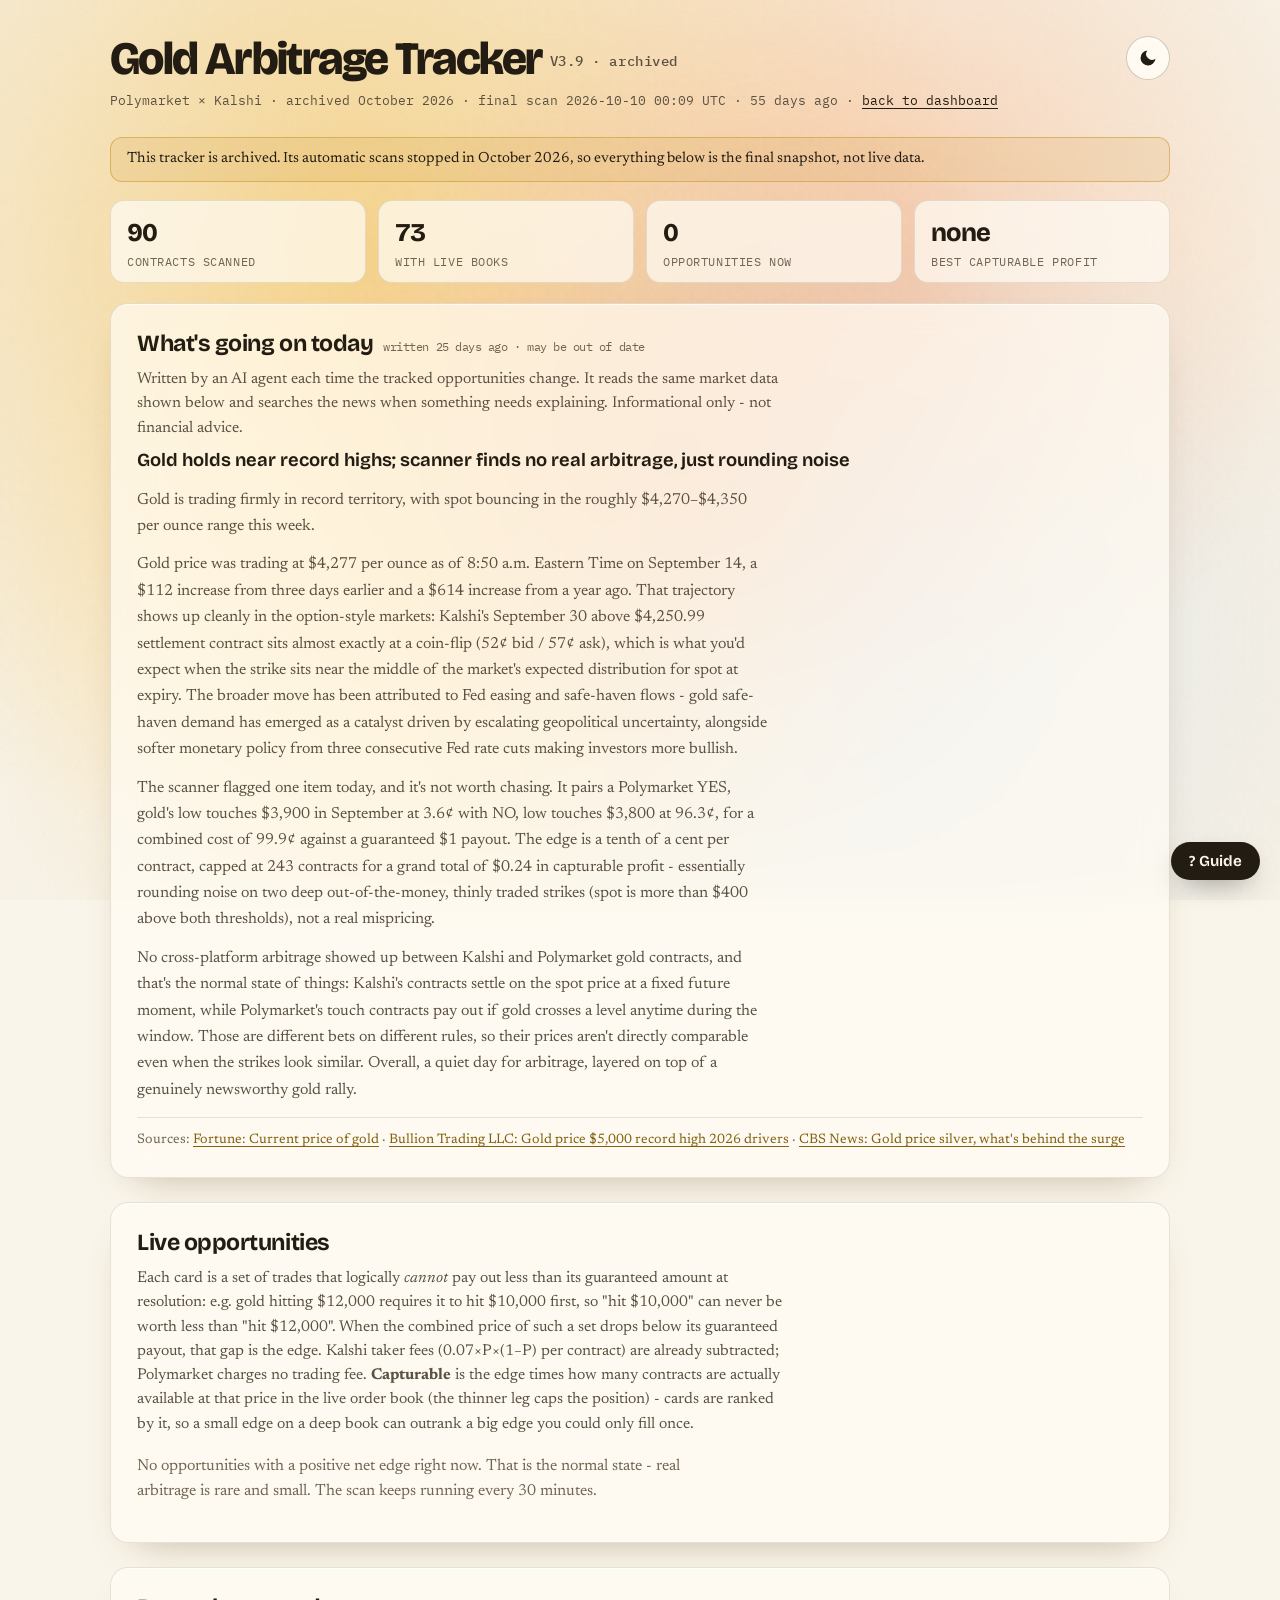
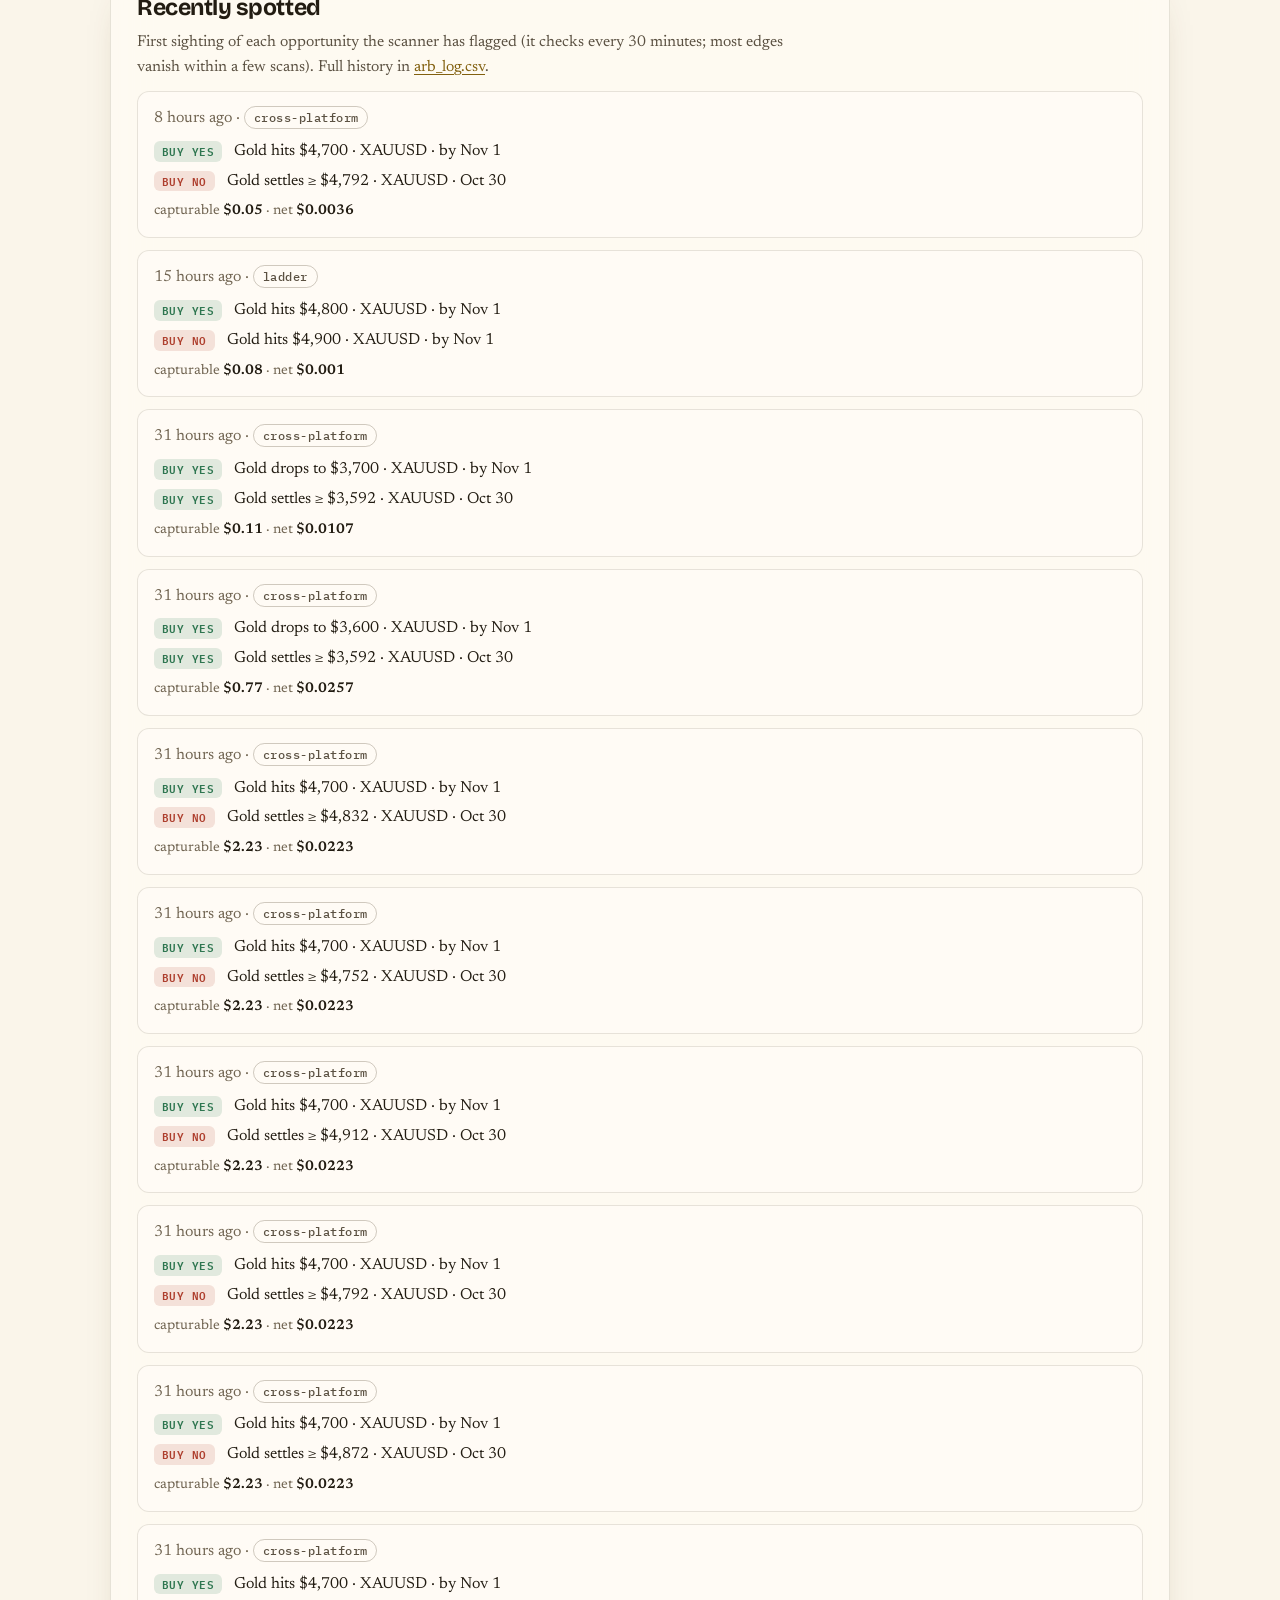
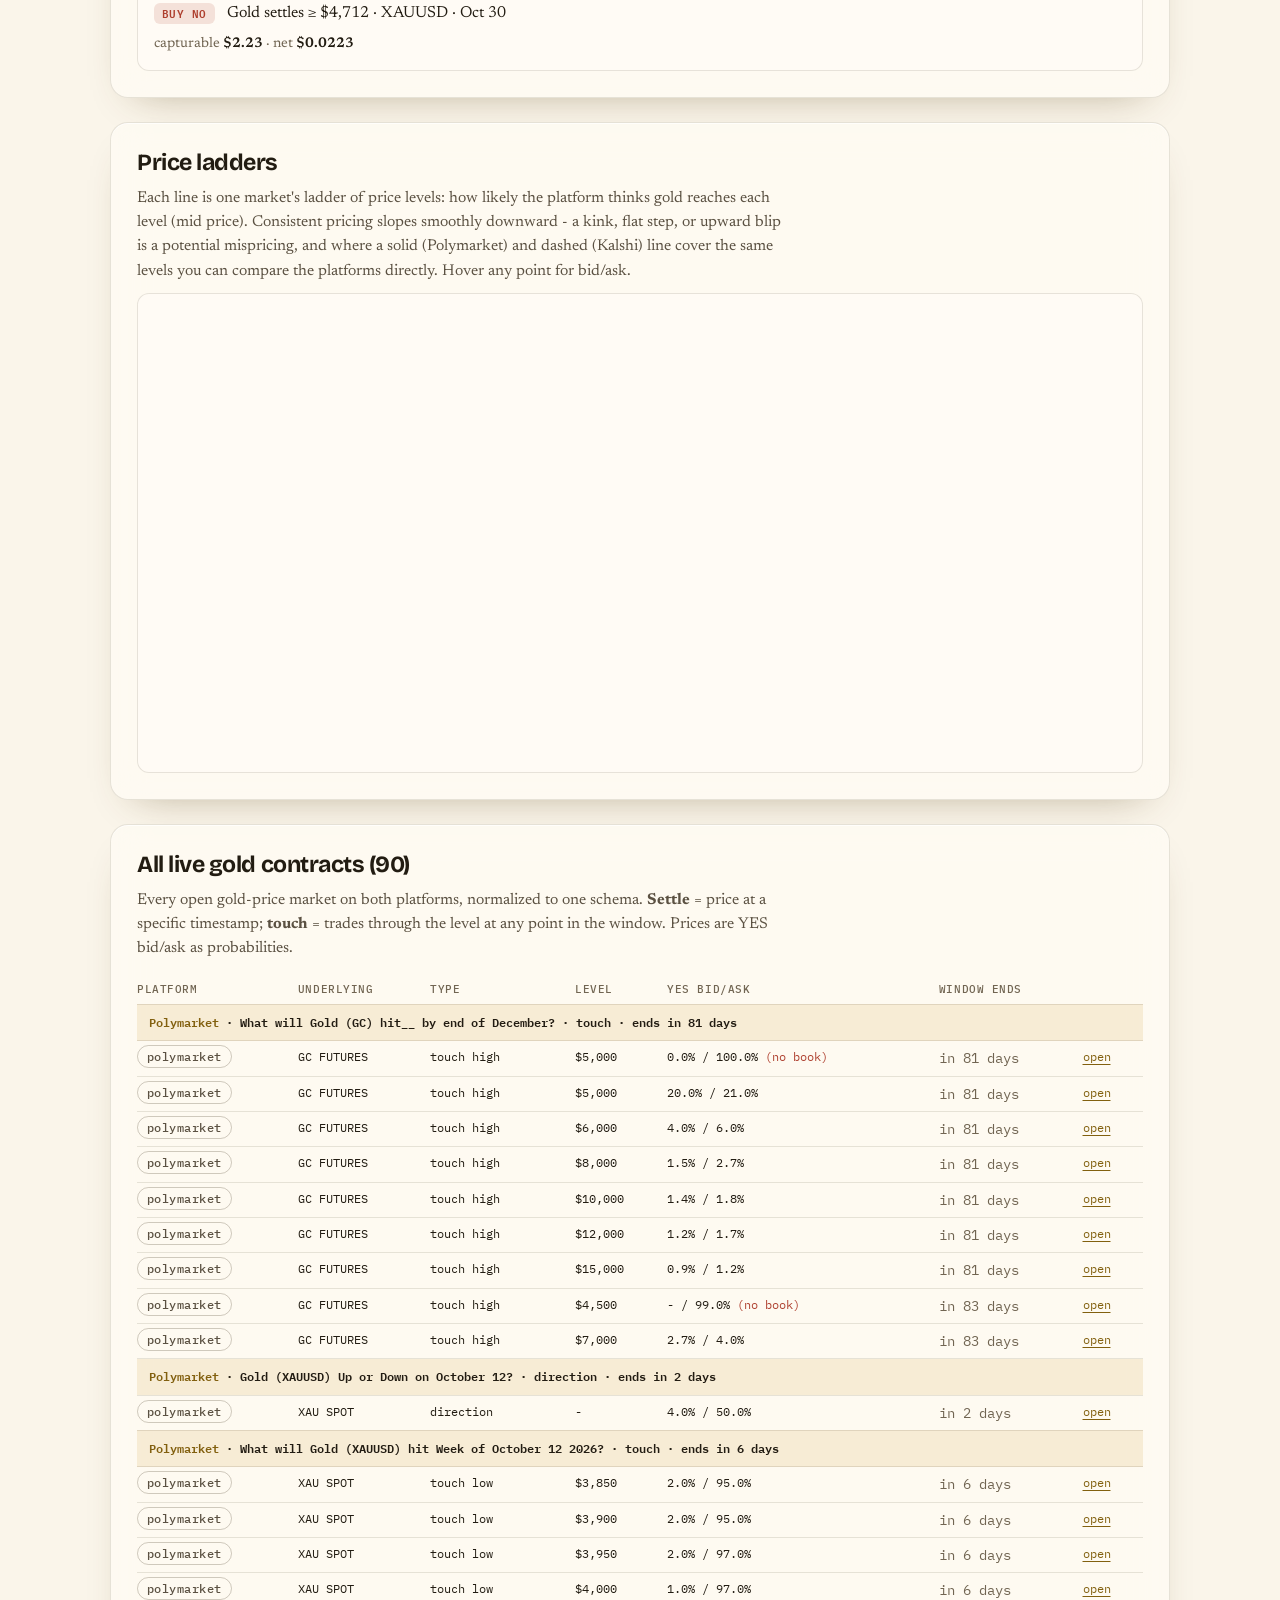
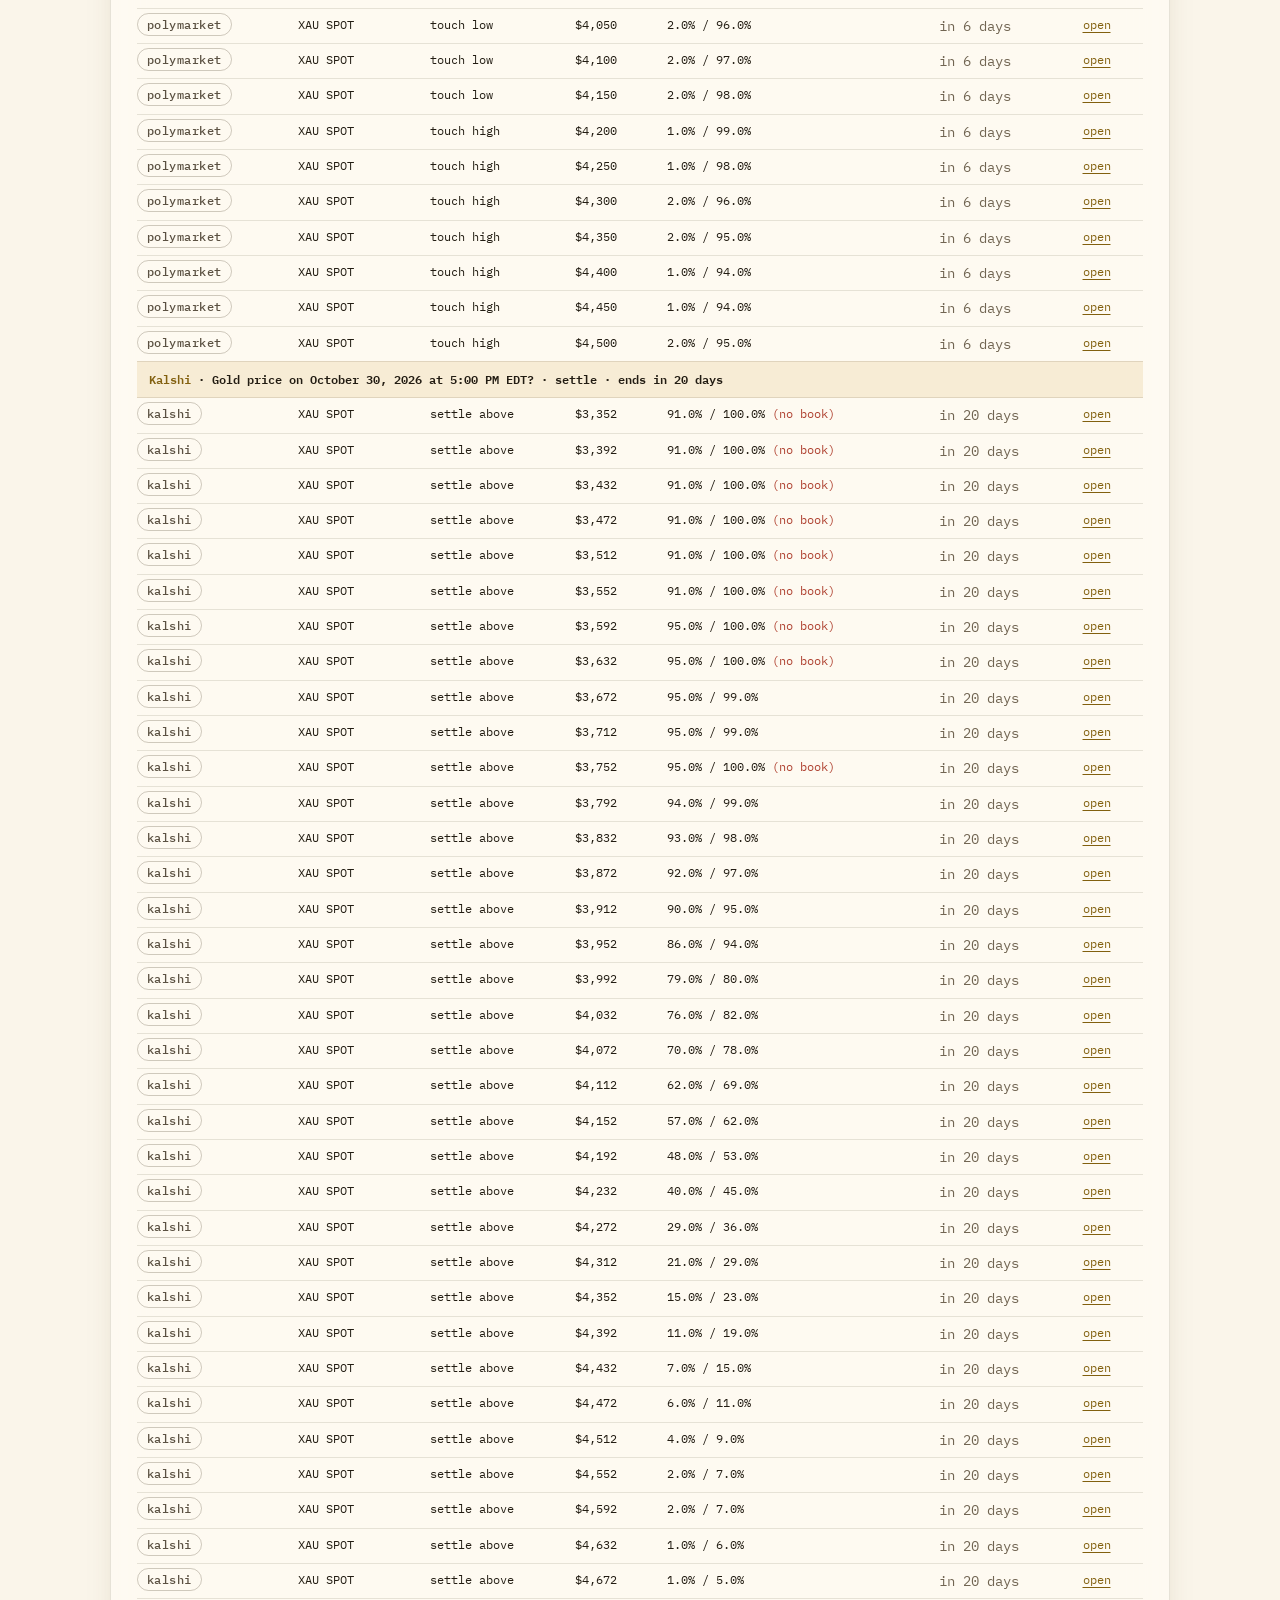
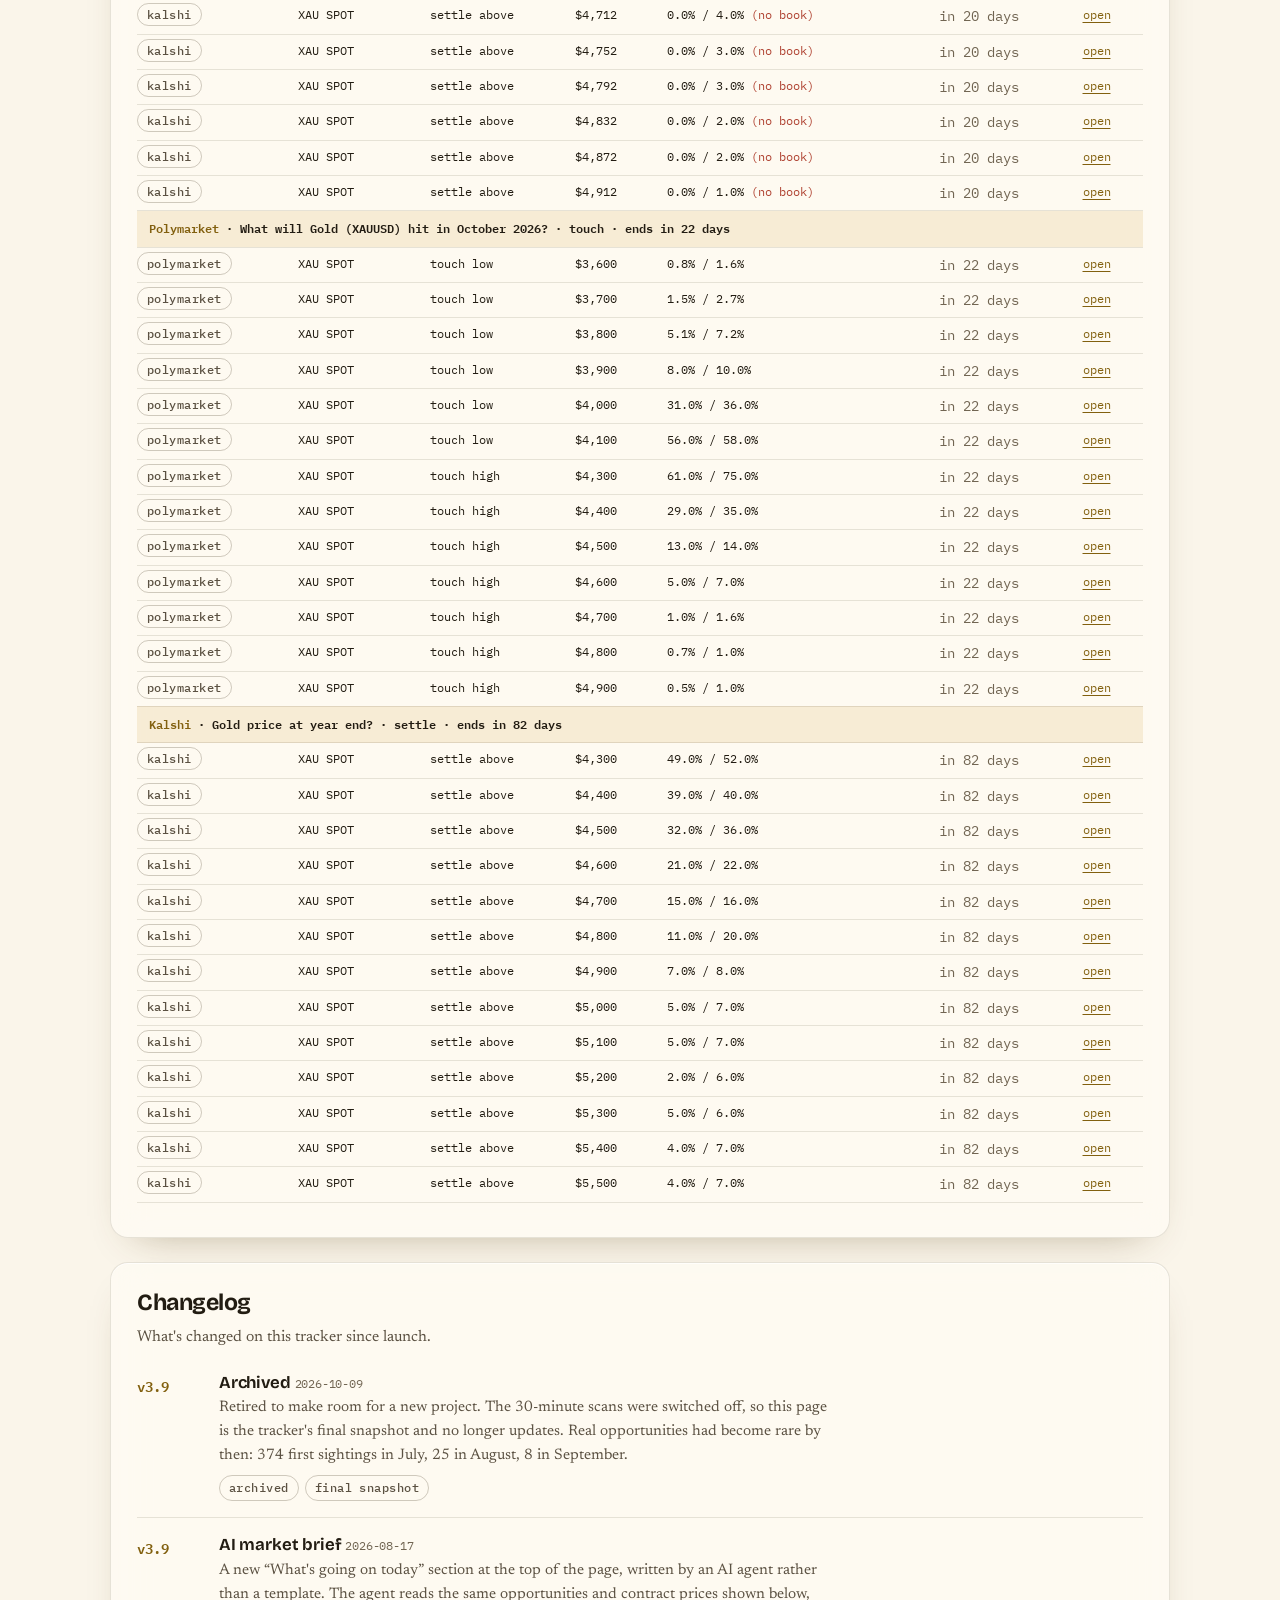
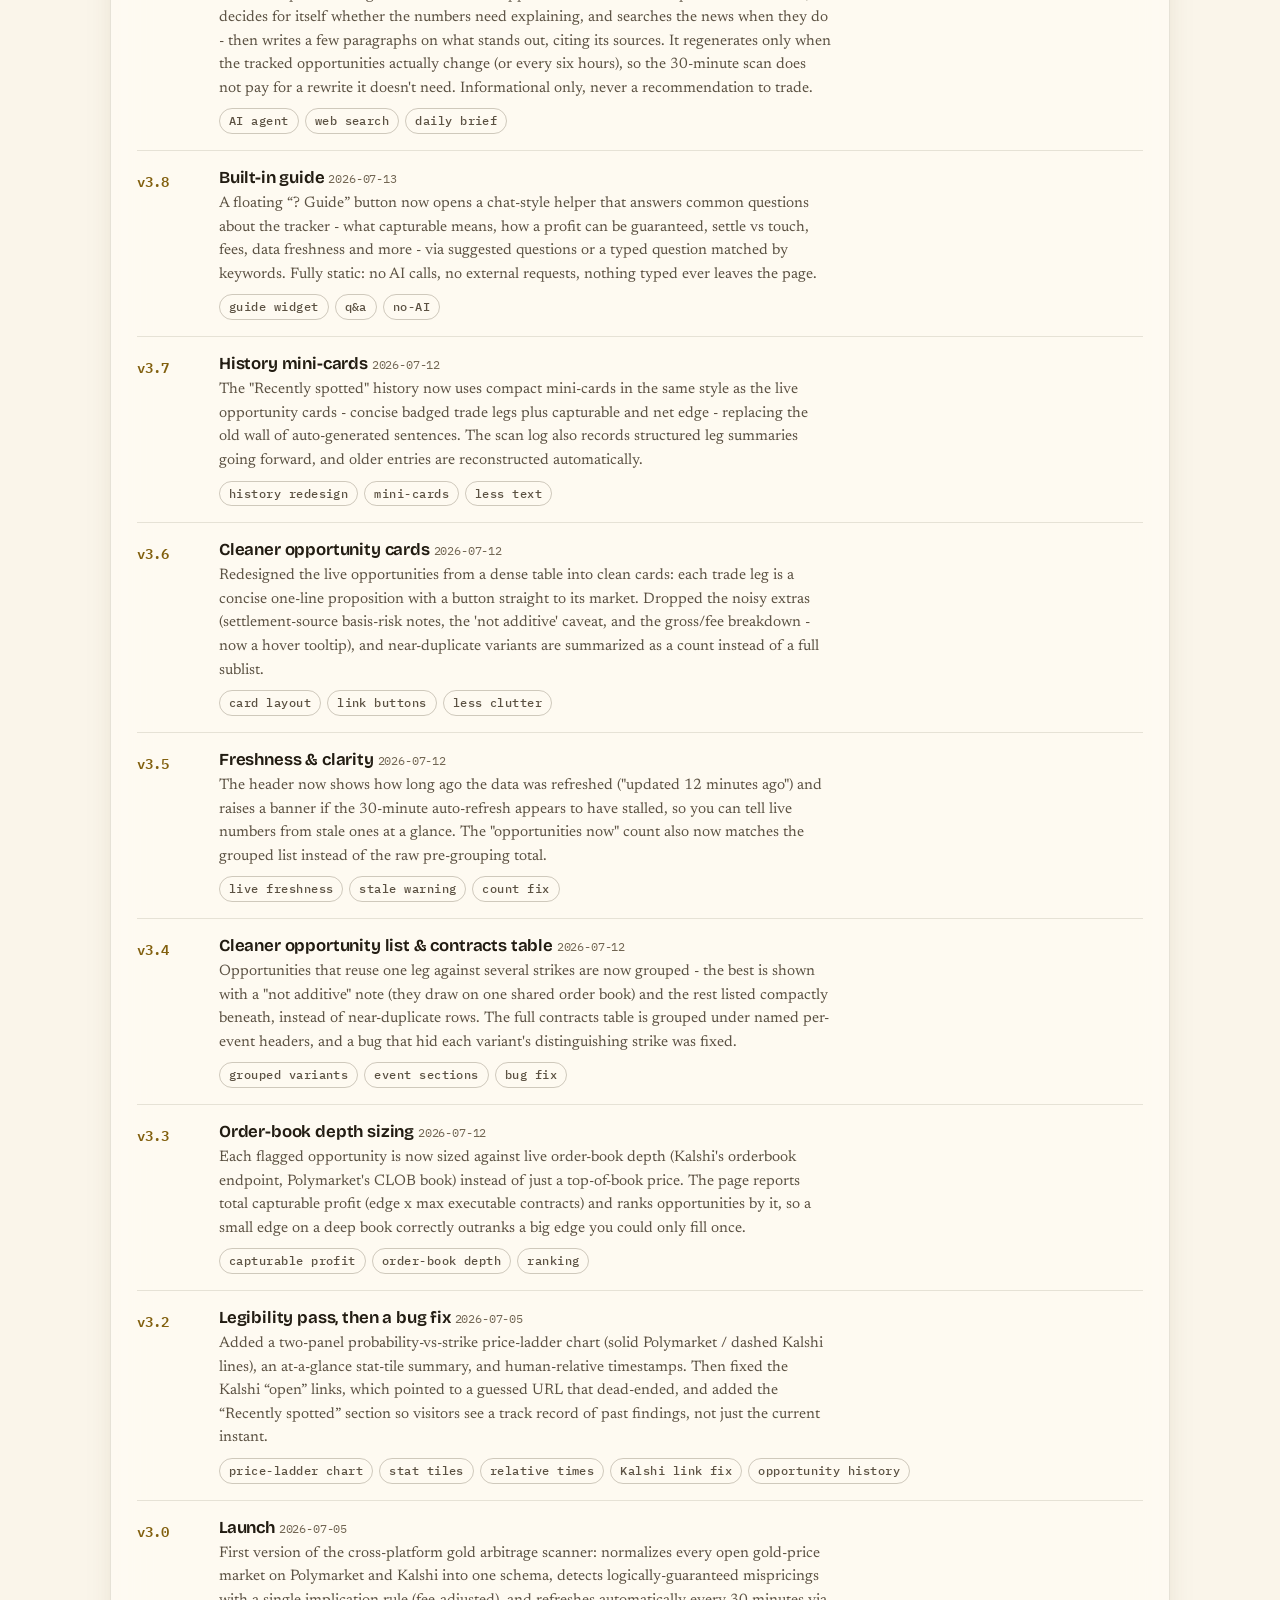
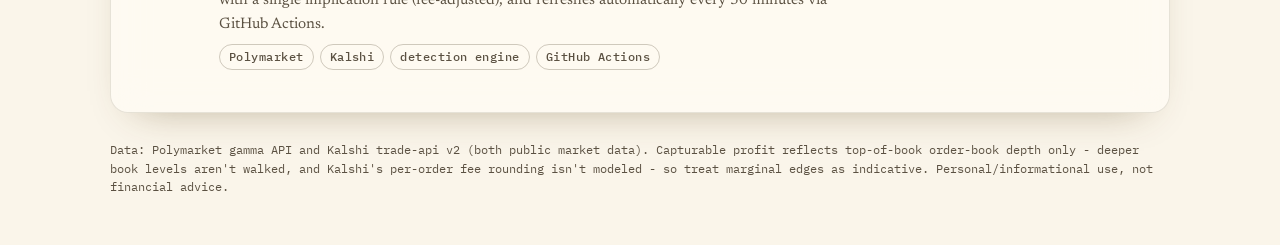
<file: docs/arb.html>
<!DOCTYPE html>
<html lang="en">
<head>
  <meta charset="utf-8"/>
  <meta name="viewport" content="width=device-width, initial-scale=1"/>
  <title>Gold Arbitrage Tracker (archived) - Polymarket vs Kalshi</title>
  <meta name="description" content="Auto-updating scan of Polymarket and Kalshi gold markets for cross-platform arbitrage and mispricings. Refreshed every 30 minutes via GitHub Actions."/>
    <meta name="color-scheme" content="light dark">
  <script>try{var t=localStorage.getItem("theme");if(t==="light"||t==="dark")document.documentElement.setAttribute("data-theme",t);}catch(e){}</script>
  <link rel="preconnect" href="https://fonts.googleapis.com">
  <link rel="preconnect" href="https://fonts.gstatic.com" crossorigin>
  <link rel="stylesheet" href="https://fonts.googleapis.com/css2?family=Bricolage+Grotesque:opsz,wght@12..96,500..800&amp;family=IBM+Plex+Mono:wght@400;500;600&amp;family=Newsreader:ital,opsz,wght@0,6..72,400..600;1,6..72,400&amp;display=swap">
  <link rel="stylesheet" href="assets/theme.css">
  <link rel="icon" href="assets/favicon.svg" type="image/svg+xml">
  <style>
    /* Archived tracker page on the V2 theme (tokens in assets/theme.css). */
    :root { --warn: #8f5f00; }
    @media (prefers-color-scheme: dark) { :root:not([data-theme="light"]) { --warn: #f0b443; } }
    :root[data-theme="dark"] { --warn: #f0b443; }

    body { font-size: 1rem; line-height: 1.55; }
    body > header, body > .stale-banner, body > .tiles, body > main, body > footer { position: relative; z-index: 1; }
    header { max-width: 1100px; margin: 0 auto; padding: 36px clamp(16px, 4vw, 20px) 8px; padding-right: 76px; }
    header h1 { font-size: clamp(2rem, 4.4vw, 2.9rem); margin: 0 0 8px; }
    header h1 .muted { font-family: var(--font-mono); font-size: 0.85rem; font-weight: 500; letter-spacing: 0.04em; vertical-align: middle; color: var(--ink-2); }
    header p { margin: 0; color: var(--ink-2); font-family: var(--font-mono); font-size: 0.8rem; max-width: none; }
    header a { color: var(--ink); }
    #theme-toggle { position: absolute; top: 36px; right: clamp(16px, 4vw, 20px); }
    main { max-width: 1100px; margin: 0 auto; padding: 20px clamp(16px, 4vw, 20px); display: flex; flex-direction: column; gap: 24px; }
    section {
      background: var(--glass); border: 1px solid var(--rule); border-radius: 18px;
      -webkit-backdrop-filter: blur(18px) saturate(1.15); backdrop-filter: blur(18px) saturate(1.15);
      box-shadow: var(--shadow); padding: clamp(18px, 3vw, 26px);
    }
    section h2 { margin: 0 0 10px; font-size: 1.45rem; }
    .explain { color: var(--ink-2); font-size: 0.98rem; max-width: 72ch; margin: 0 0 6px; }
    .tablewrap { overflow-x: auto; }
    table { border-collapse: collapse; margin: 8px 0; font-family: var(--font-mono); font-size: 0.78rem; width: 100%; }
    th, td { text-align: left; padding: 6px 12px 6px 0; vertical-align: top; border-bottom: 1px solid var(--rule); }
    th { color: var(--muted); font-weight: 500; text-transform: uppercase; letter-spacing: 0.05em; font-size: 0.7rem; }
    tr.group-head td { background: var(--gold-soft); color: var(--ink); font-weight: 600; padding: 8px 12px; }
    tr.group-head .gh-plat { color: var(--gold-ink); }
    .muted { color: var(--muted); font-size: 0.9rem; }
    .warn { color: var(--warn); }
    .edge { font-size: 1.05rem; font-weight: 700; }
    .num-cell { font-variant-numeric: tabular-nums; }
    .empty { color: var(--muted); padding: 12px 0; margin: 0; }
    footer { max-width: 1100px; margin: 0 auto; padding: 8px clamp(16px, 4vw, 20px) 48px; color: var(--ink-2); font-family: var(--font-mono); font-size: 0.75rem; }
    .tiles {
      max-width: 1100px; margin: 18px auto 0; padding: 0 clamp(16px, 4vw, 20px);
      display: grid; grid-template-columns: repeat(auto-fit, minmax(170px, 1fr)); gap: 12px;
    }
    .tile {
      background: var(--glass); border: 1px solid var(--rule); border-radius: 14px; padding: 12px 16px;
      -webkit-backdrop-filter: blur(14px); backdrop-filter: blur(14px);
    }
    .tile .num { font-family: var(--font-display); font-size: 1.6rem; font-weight: 750; letter-spacing: -0.02em; color: var(--ink); }
    .tile .lab { font-family: var(--font-mono); color: var(--muted); font-size: 0.72rem; text-transform: uppercase; letter-spacing: 0.05em; }
    .stale-banner {
      max-width: calc(1100px - 40px); margin: 18px auto 0; padding: 10px 16px; border-radius: 12px;
      background: var(--gold-soft); border: 1px solid color-mix(in srgb, var(--gold) 55%, transparent);
      color: var(--ink); font-size: 0.92rem;
    }
    @media (max-width: 1140px) { .stale-banner { margin-left: clamp(16px, 4vw, 20px); margin-right: clamp(16px, 4vw, 20px); } }

    /* opportunity + history cards */
    .opp-list, .hist-list { display: flex; flex-direction: column; gap: 12px; margin-top: 12px; }
    .opp-card, .hist-card { background: var(--glass-strong); border: 1px solid var(--rule); border-radius: 12px; padding: 14px 16px; }
    .opp-top { display: flex; justify-content: space-between; align-items: flex-start; gap: 12px; }
    .cap-num { font-family: var(--font-display); font-size: 1.55rem; font-weight: 750; line-height: 1; }
    .cap-lab { display: block; color: var(--muted); font-family: var(--font-mono); font-size: 0.7rem; text-align: right; margin-top: 2px; }
    .opp-legs, .hist-legs { display: flex; flex-direction: column; gap: 8px; margin: 12px 0; }
    .hist-legs { margin: 0; gap: 5px; }
    .leg { display: flex; align-items: center; gap: 12px; flex-wrap: wrap; }
    .side { font-family: var(--font-mono); font-size: 0.68rem; font-weight: 600; letter-spacing: 0.04em; padding: 2px 8px; border-radius: 6px; white-space: nowrap; }
    .side-yes { background: color-mix(in srgb, var(--up) 14%, transparent); color: var(--up); }
    .side-no { background: color-mix(in srgb, var(--down) 14%, transparent); color: var(--down); }
    .leg-desc { flex: 1; min-width: 220px; }
    .btn {
      border: 1px solid var(--rule-strong); border-radius: 999px; padding: 4px 12px; font-family: var(--font-mono);
      font-size: 0.75rem; color: var(--ink); background: var(--glass-strong); text-decoration: none; white-space: nowrap;
    }
    .btn:hover { border-color: var(--gold); }
    .opp-stats { display: flex; flex-wrap: wrap; gap: 8px 18px; color: var(--muted); font-size: 0.88rem; border-top: 1px solid var(--rule); padding-top: 10px; }
    .opp-stats b, .hist-stats b { color: var(--ink); font-weight: 600; font-variant-numeric: tabular-nums; }
    .hist-head { display: flex; justify-content: space-between; align-items: center; gap: 10px; color: var(--muted); margin-bottom: 8px; }
    .hist-stats { color: var(--muted); margin-top: 8px; font-size: 0.88rem; }

    /* AI brief */
    .brief h2 { display: flex; align-items: baseline; gap: 10px; flex-wrap: wrap; }
    .brief-headline { font-family: var(--font-display); font-size: 1.15rem; font-weight: 650; color: var(--ink); margin: 0 0 12px; max-width: 70ch; }
    .brief-body p { color: var(--ink-2); line-height: 1.65; max-width: 70ch; margin: 0 0 12px; }
    .brief-sources { margin: 14px 0 0; padding-top: 12px; border-top: 1px solid var(--rule); font-size: 0.85rem; color: var(--muted); }
    .brief-meta { font-family: var(--font-mono); font-size: 0.72rem; color: var(--muted); font-weight: 400; }

    /* changelog */
    .changelog { display: flex; flex-direction: column; }
    .change-entry { display: grid; grid-template-columns: 64px 1fr; gap: 18px; padding: 16px 0; }
    .change-entry + .change-entry { border-top: 1px solid var(--rule); }
    .change-version { font-family: var(--font-mono); color: var(--gold-ink); font-weight: 600; font-size: 0.85rem; padding-top: 3px; }
    .change-entry h3 { margin: 0 0 4px; font-size: 1.05rem; }
    .change-date { font-family: var(--font-mono); color: var(--muted); font-weight: 400; font-size: 0.75rem; }
    .change-entry p { margin: 0 0 8px; color: var(--ink-2); font-size: 0.95rem; max-width: 68ch; }
    .change-tags { display: flex; flex-wrap: wrap; gap: 6px; }

    /* ladder chart */
    .chart { border-radius: 12px; background: var(--glass-strong); border: 1px solid var(--rule); padding: 6px 4px 0; margin-top: 10px; }

    /* static guide widget */
    .guide-btn {
      position: fixed; right: 20px; bottom: 20px; z-index: 40; background: var(--ink); color: var(--page);
      border: 0; border-radius: 999px; padding: 10px 18px; font-family: var(--font-display); font-weight: 650;
      font-size: 0.95rem; cursor: pointer; box-shadow: 0 10px 28px -12px rgba(0, 0, 0, 0.6);
    }
    .guide-panel {
      position: fixed; right: 20px; bottom: 74px; z-index: 41; width: min(370px, calc(100vw - 32px));
      background: var(--card); border: 1px solid var(--rule-strong); border-radius: 16px;
      display: flex; flex-direction: column; max-height: min(70vh, 560px); box-shadow: 0 18px 44px -18px rgba(0, 0, 0, 0.55);
    }
    .guide-panel[hidden] { display: none; }
    .g-head { display: flex; justify-content: space-between; align-items: center; padding: 12px 16px; border-bottom: 1px solid var(--rule); font-family: var(--font-display); font-weight: 700; }
    .g-close { background: none; border: none; color: var(--muted); font-size: 1.2rem; cursor: pointer; padding: 2px 8px; border-radius: 6px; }
    .g-close:hover { color: var(--ink); }
    .g-msgs { overflow-y: auto; padding: 14px 16px; display: flex; flex-direction: column; gap: 8px; flex: 1; min-height: 120px; }
    .g-msg { max-width: 88%; padding: 8px 12px; border-radius: 12px; font-size: 0.9rem; line-height: 1.45; white-space: pre-line; }
    .g-bot { background: var(--gold-soft); color: var(--ink); align-self: flex-start; border-bottom-left-radius: 4px; }
    .g-user { background: var(--ink); color: var(--page); align-self: flex-end; border-bottom-right-radius: 4px; }
    .g-chips { display: flex; flex-wrap: wrap; gap: 6px; padding: 4px 16px 10px; }
    .g-chip { background: var(--glass-strong); border: 1px solid var(--rule-strong); border-radius: 999px; color: var(--ink); padding: 4px 12px; font-size: 0.8rem; cursor: pointer; }
    .g-chip:hover { border-color: var(--gold); }
    .g-input { display: flex; gap: 8px; padding: 10px 16px 14px; border-top: 1px solid var(--rule); }
    .g-input input { flex: 1; min-width: 0; background: var(--page); border: 1px solid var(--rule-strong); border-radius: 8px; color: var(--ink); padding: 8px 12px; font-size: 0.88rem; }
    .g-input button { background: var(--ink); border: 0; border-radius: 8px; color: var(--page); padding: 8px 14px; font-size: 0.88rem; cursor: pointer; }
  </style>
</head>
<body>
  <canvas id="glow" aria-hidden="true"></canvas>
  <header>
    <button id="theme-toggle" class="icon-button" type="button" aria-label="Dark mode" aria-pressed="false" title="Switch to dark mode">
          <svg class="icon-moon" viewBox="0 0 24 24" fill="none" aria-hidden="true"><path d="M21 12.79A9 9 0 1 1 11.21 3 7 7 0 0 0 21 12.79z" fill="currentColor"/></svg>
          <svg class="icon-sun" viewBox="0 0 24 24" fill="none" aria-hidden="true" hidden><circle cx="12" cy="12" r="4" fill="currentColor"/><path d="M12 2v2M12 20v2M4 12H2M22 12h-2M5 5l1.5 1.5M17.5 17.5L19 19M5 19l1.5-1.5M17.5 6.5L19 5" stroke="currentColor" stroke-width="2" stroke-linecap="round"/></svg>
        </button>
    <h1>Gold Arbitrage Tracker <span class="muted">V3.9 &middot; archived</span></h1>
    <p>Polymarket &times; Kalshi &middot; archived October 2026 &middot;
       final scan <span id="freshness" data-updated="2026-10-10T00:09:44Z">2026-10-10 00:09 UTC</span>
       &middot; <a href="index.html">back to dashboard</a></p>
  </header>
  <div class="stale-banner">This tracker is archived. Its automatic scans stopped in October 2026, so everything below is the final snapshot, not live data.</div>
  <div class="tiles"><div class='tile'><div class='num'>90</div><div class='lab'>contracts scanned</div></div><div class='tile'><div class='num'>73</div><div class='lab'>with live books</div></div><div class='tile'><div class='num'>0</div><div class='lab'>opportunities now</div></div><div class='tile'><div class='num'>none</div><div class='lab'>best capturable profit</div></div></div>
  <main>
    <section class='brief'><h2>What's going on today <span class='brief-meta'>written 25 days ago &middot; may be out of date</span></h2><p class='explain'>Written by an AI agent each time the tracked opportunities change. It reads the same market data shown below and searches the news when something needs explaining. Informational only - not financial advice.</p><p class='brief-headline'>Gold holds near record highs; scanner finds no real arbitrage, just rounding noise</p><div class='brief-body'><p>Gold is trading firmly in record territory, with spot bouncing in the roughly $4,270–$4,350 per ounce range this week.</p><p>Gold price was trading at $4,277 per ounce as of 8:50 a.m. Eastern Time on September 14, a $112 increase from three days earlier and a $614 increase from a year ago. That trajectory shows up cleanly in the option-style markets: Kalshi's September 30 above $4,250.99 settlement contract sits almost exactly at a coin-flip (52¢ bid / 57¢ ask), which is what you'd expect when the strike sits near the middle of the market's expected distribution for spot at expiry. The broader move has been attributed to Fed easing and safe-haven flows - gold safe-haven demand has emerged as a catalyst driven by escalating geopolitical uncertainty, alongside softer monetary policy from three consecutive Fed rate cuts making investors more bullish.</p><p>The scanner flagged one item today, and it's not worth chasing. It pairs a Polymarket YES, gold's low touches $3,900 in September at 3.6¢ with NO, low touches $3,800 at 96.3¢, for a combined cost of 99.9¢ against a guaranteed $1 payout. The edge is a tenth of a cent per contract, capped at 243 contracts for a grand total of $0.24 in capturable profit - essentially rounding noise on two deep out-of-the-money, thinly traded strikes (spot is more than $400 above both thresholds), not a real mispricing.</p><p>No cross-platform arbitrage showed up between Kalshi and Polymarket gold contracts, and that's the normal state of things: Kalshi's contracts settle on the spot price at a fixed future moment, while Polymarket's touch contracts pay out if gold crosses a level anytime during the window. Those are different bets on different rules, so their prices aren't directly comparable even when the strikes look similar. Overall, a quiet day for arbitrage, layered on top of a genuinely newsworthy gold rally.</p></div><div class='brief-sources'>Sources: <a href='https://fortune.com/article/current-price-of-gold-09-14-2026/' target='_blank' rel='noopener noreferrer'>Fortune: Current price of gold</a> &middot; <a href='https://bulliontradingllc.com/blog/gold-price-5000-record-high-2026-drivers/' target='_blank' rel='noopener noreferrer'>Bullion Trading LLC: Gold price $5,000 record high 2026 drivers</a> &middot; <a href='https://www.cbsnews.com/news/gold-price-silver-whats-behind-the-surge/' target='_blank' rel='noopener noreferrer'>CBS News: Gold price silver, what's behind the surge</a></div></section>
    <section>
      <h2>Live opportunities</h2>
      <p class="explain">Each card is a set of trades that logically <em>cannot</em> pay out
      less than its guaranteed amount at resolution: e.g. gold hitting $12,000 requires it
      to hit $10,000 first, so "hit $10,000" can never be worth less than "hit $12,000".
      When the combined price of such a set drops below its guaranteed payout, that gap is
      the edge. Kalshi taker fees (0.07&times;P&times;(1&minus;P) per contract) are already
      subtracted; Polymarket charges no trading fee. <strong>Capturable</strong> is the edge
      times how many contracts are actually available at that price in the live order book
      (the thinner leg caps the position) - cards are ranked by it, so a small edge on a
      deep book can outrank a big edge you could only fill once.</p>
      <p class='empty'>No opportunities with a positive net edge right now. That is the normal state - real arbitrage is rare and small. The scan keeps running every 30 minutes.</p>
    </section>
    <section>
      <h2>Recently spotted</h2>
      <p class="explain">First sighting of each opportunity the scanner has flagged
      (it checks every 30 minutes; most edges vanish within a few scans). Full history
      in <a href="https://github.com/IshaanSrivastava1/markets-dashboard/blob/main/data/arb_log.csv">arb_log.csv</a>.</p>
      <div class='hist-list'><div class='hist-card'><div class='hist-head'><span><span title='2026-10-09 15:25 UTC'>8 hours ago</span> &middot; <span class='pill'>cross-platform</span></span></div><div class='hist-legs'><div class='leg'><span class='side side-yes'>BUY YES</span><span class='leg-desc'>Gold hits $4,700 · XAUUSD · by Nov 1</span></div><div class='leg'><span class='side side-no'>BUY NO</span><span class='leg-desc'>Gold settles ≥ $4,792 · XAUUSD · Oct 30</span></div></div><div class='hist-stats'>capturable <b class='up'>$0.05</b> &middot; net <b>$0.0036</b></div></div><div class='hist-card'><div class='hist-head'><span><span title='2026-10-09 08:16 UTC'>15 hours ago</span> &middot; <span class='pill'>ladder</span></span></div><div class='hist-legs'><div class='leg'><span class='side side-yes'>BUY YES</span><span class='leg-desc'>Gold hits $4,800 · XAUUSD · by Nov 1</span></div><div class='leg'><span class='side side-no'>BUY NO</span><span class='leg-desc'>Gold hits $4,900 · XAUUSD · by Nov 1</span></div></div><div class='hist-stats'>capturable <b class='up'>$0.08</b> &middot; net <b>$0.001</b></div></div><div class='hist-card'><div class='hist-head'><span><span title='2026-10-08 16:42 UTC'>31 hours ago</span> &middot; <span class='pill'>cross-platform</span></span></div><div class='hist-legs'><div class='leg'><span class='side side-yes'>BUY YES</span><span class='leg-desc'>Gold drops to $3,700 · XAUUSD · by Nov 1</span></div><div class='leg'><span class='side side-yes'>BUY YES</span><span class='leg-desc'>Gold settles ≥ $3,592 · XAUUSD · Oct 30</span></div></div><div class='hist-stats'>capturable <b class='up'>$0.11</b> &middot; net <b>$0.0107</b></div></div><div class='hist-card'><div class='hist-head'><span><span title='2026-10-08 16:42 UTC'>31 hours ago</span> &middot; <span class='pill'>cross-platform</span></span></div><div class='hist-legs'><div class='leg'><span class='side side-yes'>BUY YES</span><span class='leg-desc'>Gold drops to $3,600 · XAUUSD · by Nov 1</span></div><div class='leg'><span class='side side-yes'>BUY YES</span><span class='leg-desc'>Gold settles ≥ $3,592 · XAUUSD · Oct 30</span></div></div><div class='hist-stats'>capturable <b class='up'>$0.77</b> &middot; net <b>$0.0257</b></div></div><div class='hist-card'><div class='hist-head'><span><span title='2026-10-08 16:42 UTC'>31 hours ago</span> &middot; <span class='pill'>cross-platform</span></span></div><div class='hist-legs'><div class='leg'><span class='side side-yes'>BUY YES</span><span class='leg-desc'>Gold hits $4,700 · XAUUSD · by Nov 1</span></div><div class='leg'><span class='side side-no'>BUY NO</span><span class='leg-desc'>Gold settles ≥ $4,832 · XAUUSD · Oct 30</span></div></div><div class='hist-stats'>capturable <b class='up'>$2.23</b> &middot; net <b>$0.0223</b></div></div><div class='hist-card'><div class='hist-head'><span><span title='2026-10-08 16:42 UTC'>31 hours ago</span> &middot; <span class='pill'>cross-platform</span></span></div><div class='hist-legs'><div class='leg'><span class='side side-yes'>BUY YES</span><span class='leg-desc'>Gold hits $4,700 · XAUUSD · by Nov 1</span></div><div class='leg'><span class='side side-no'>BUY NO</span><span class='leg-desc'>Gold settles ≥ $4,752 · XAUUSD · Oct 30</span></div></div><div class='hist-stats'>capturable <b class='up'>$2.23</b> &middot; net <b>$0.0223</b></div></div><div class='hist-card'><div class='hist-head'><span><span title='2026-10-08 16:42 UTC'>31 hours ago</span> &middot; <span class='pill'>cross-platform</span></span></div><div class='hist-legs'><div class='leg'><span class='side side-yes'>BUY YES</span><span class='leg-desc'>Gold hits $4,700 · XAUUSD · by Nov 1</span></div><div class='leg'><span class='side side-no'>BUY NO</span><span class='leg-desc'>Gold settles ≥ $4,912 · XAUUSD · Oct 30</span></div></div><div class='hist-stats'>capturable <b class='up'>$2.23</b> &middot; net <b>$0.0223</b></div></div><div class='hist-card'><div class='hist-head'><span><span title='2026-10-08 16:42 UTC'>31 hours ago</span> &middot; <span class='pill'>cross-platform</span></span></div><div class='hist-legs'><div class='leg'><span class='side side-yes'>BUY YES</span><span class='leg-desc'>Gold hits $4,700 · XAUUSD · by Nov 1</span></div><div class='leg'><span class='side side-no'>BUY NO</span><span class='leg-desc'>Gold settles ≥ $4,792 · XAUUSD · Oct 30</span></div></div><div class='hist-stats'>capturable <b class='up'>$2.23</b> &middot; net <b>$0.0223</b></div></div><div class='hist-card'><div class='hist-head'><span><span title='2026-10-08 16:42 UTC'>31 hours ago</span> &middot; <span class='pill'>cross-platform</span></span></div><div class='hist-legs'><div class='leg'><span class='side side-yes'>BUY YES</span><span class='leg-desc'>Gold hits $4,700 · XAUUSD · by Nov 1</span></div><div class='leg'><span class='side side-no'>BUY NO</span><span class='leg-desc'>Gold settles ≥ $4,872 · XAUUSD · Oct 30</span></div></div><div class='hist-stats'>capturable <b class='up'>$2.23</b> &middot; net <b>$0.0223</b></div></div><div class='hist-card'><div class='hist-head'><span><span title='2026-10-08 16:42 UTC'>31 hours ago</span> &middot; <span class='pill'>cross-platform</span></span></div><div class='hist-legs'><div class='leg'><span class='side side-yes'>BUY YES</span><span class='leg-desc'>Gold hits $4,700 · XAUUSD · by Nov 1</span></div><div class='leg'><span class='side side-no'>BUY NO</span><span class='leg-desc'>Gold settles ≥ $4,712 · XAUUSD · Oct 30</span></div></div><div class='hist-stats'>capturable <b class='up'>$2.23</b> &middot; net <b>$0.0223</b></div></div></div>
    </section>
    <section>
      <h2>Price ladders</h2>
      <p class="explain">Each line is one market's ladder of price levels: how likely
      the platform thinks gold reaches each level (mid price). Consistent pricing
      slopes smoothly downward - a kink, flat step, or upward blip is a
      potential mispricing, and where a solid (Polymarket) and dashed (Kalshi) line
      cover the same levels you can compare the platforms directly. Hover any point
      for bid/ask.</p>
      <div class="chart" data-chart data-palette='["--series-1","--series-2","--series-3","--series-4","--series-5","--series-6","--series-7"]' style="height:480px; width:100%;">                        <script>window.PlotlyConfig = {MathJaxConfig: 'local'};</script>
        <script charset="utf-8" src="https://cdn.plot.ly/plotly-4.1.1.min.js" integrity="sha256-O24V1F27f8pb0glCkelh3cVHLNiHAJ5gCaVtq2aNch8=" crossorigin="anonymous"></script>                <div id="0adf8a3c-e5a4-4fa2-8b79-fa280213c32c" class="plotly-graph-div" style="height:100%; width:100%;"></div>            <script>                window.PLOTLYENV=window.PLOTLYENV || {};                                if (document.getElementById("0adf8a3c-e5a4-4fa2-8b79-fa280213c32c")) {                    Plotly.newPlot(                        "0adf8a3c-e5a4-4fa2-8b79-fa280213c32c",                        [{"customdata":[[20.0,21.0],[4.0,6.0],[2.7,4.0],[1.5,2.7],[1.4000000000000001,1.7999999999999998],[1.2,1.7000000000000002],[0.8999999999999999,1.2]],"hovertemplate":"%{fullData.name}\u003cbr\u003e$%{x:,.0f}: mid %{y:.1f}%\u003cbr\u003ebid %{customdata[0]:.1f}% \u002f ask %{customdata[1]:.1f}%\u003cextra\u003e\u003c\u002fextra\u003e","line":{"color":"#3b82f6","dash":"solid","width":2},"marker":{"size":8},"mode":"lines+markers","name":"Polymarket \u00b7 hit \u2191 by Dec 31","x":[5000.0,6000.0,7000.0,8000.0,10000.0,12000.0,15000.0],"y":[20.5,5.0,3.35,2.0999999999999996,1.6,1.4500000000000002,1.0499999999999998],"type":"scatter","xaxis":"x2","yaxis":"y2"},{"customdata":[[1.0,99.0],[1.0,98.0],[2.0,96.0],[2.0,95.0],[1.0,94.0],[1.0,94.0],[2.0,95.0]],"hovertemplate":"%{fullData.name}\u003cbr\u003e$%{x:,.0f}: mid %{y:.1f}%\u003cbr\u003ebid %{customdata[0]:.1f}% \u002f ask %{customdata[1]:.1f}%\u003cextra\u003e\u003c\u002fextra\u003e","line":{"color":"#ef4444","dash":"solid","width":2},"marker":{"size":8},"mode":"lines+markers","name":"Polymarket \u00b7 hit \u2191 by Oct 16","x":[4200.0,4250.0,4300.0,4350.0,4400.0,4450.0,4500.0],"y":[50.0,49.5,49.0,48.5,47.5,47.5,48.5],"type":"scatter","xaxis":"x","yaxis":"y"},{"customdata":[[2.0,95.0],[2.0,95.0],[2.0,97.0],[1.0,97.0],[2.0,96.0],[2.0,97.0],[2.0,98.0]],"hovertemplate":"%{fullData.name}\u003cbr\u003e$%{x:,.0f}: mid %{y:.1f}%\u003cbr\u003ebid %{customdata[0]:.1f}% \u002f ask %{customdata[1]:.1f}%\u003cextra\u003e\u003c\u002fextra\u003e","line":{"color":"#0891b2","dash":"solid","width":2},"marker":{"size":8},"mode":"lines+markers","name":"Polymarket \u00b7 hit \u2193 by Oct 16","x":[3850.0,3900.0,3950.0,4000.0,4050.0,4100.0,4150.0],"y":[48.5,48.5,49.5,49.0,49.0,49.5,50.0],"type":"scatter","xaxis":"x","yaxis":"y"},{"customdata":[[95.0,99.0],[95.0,99.0],[94.0,99.0],[93.0,98.0],[92.0,97.0],[90.0,95.0],[86.0,94.0],[79.0,80.0],[76.0,82.0],[70.0,78.0],[62.0,69.0],[56.99999999999999,62.0],[48.0,53.0],[40.0,45.0],[28.999999999999996,36.0],[21.0,28.999999999999996],[15.0,23.0],[11.0,19.0],[7.000000000000001,15.0],[6.0,11.0],[4.0,9.0],[2.0,7.000000000000001],[2.0,7.000000000000001],[1.0,6.0],[1.0,5.0]],"hovertemplate":"%{fullData.name}\u003cbr\u003e$%{x:,.0f}: mid %{y:.1f}%\u003cbr\u003ebid %{customdata[0]:.1f}% \u002f ask %{customdata[1]:.1f}%\u003cextra\u003e\u003c\u002fextra\u003e","line":{"color":"#d97706","dash":"dash","width":2},"marker":{"size":8},"mode":"lines+markers","name":"Kalshi \u00b7 settle \u2191 Oct 30","x":[3672.99,3712.99,3792.99,3832.99,3872.99,3912.99,3952.99,3992.99,4032.99,4072.99,4112.99,4152.99,4192.99,4232.99,4272.99,4312.99,4352.99,4392.99,4432.99,4472.99,4512.99,4552.99,4592.99,4632.99,4672.99],"y":[97.0,97.0,96.5,95.5,94.5,92.5,89.99999999999999,79.5,79.0,74.0,65.5,59.5,50.5,42.50000000000001,32.49999999999999,25.0,19.0,15.0,11.0,8.5,6.5,4.500000000000001,4.500000000000001,3.4999999999999996,3.0000000000000004],"type":"scatter","xaxis":"x","yaxis":"y"},{"customdata":[[61.0,75.0],[28.999999999999996,35.0],[13.0,14.000000000000002],[5.0,7.000000000000001],[1.0,1.6],[0.7000000000000001,1.0],[0.5,1.0]],"hovertemplate":"%{fullData.name}\u003cbr\u003e$%{x:,.0f}: mid %{y:.1f}%\u003cbr\u003ebid %{customdata[0]:.1f}% \u002f ask %{customdata[1]:.1f}%\u003cextra\u003e\u003c\u002fextra\u003e","line":{"color":"#8b5cf6","dash":"solid","width":2},"marker":{"size":8},"mode":"lines+markers","name":"Polymarket \u00b7 hit \u2191 by Nov 01","x":[4300.0,4400.0,4500.0,4600.0,4700.0,4800.0,4900.0],"y":[68.0,31.999999999999996,13.5,6.000000000000001,1.3,0.8500000000000001,0.75],"type":"scatter","xaxis":"x","yaxis":"y"},{"customdata":[[0.8,1.6],[1.5,2.7],[5.1,7.199999999999999],[8.0,10.0],[31.0,36.0],[56.00000000000001,57.99999999999999]],"hovertemplate":"%{fullData.name}\u003cbr\u003e$%{x:,.0f}: mid %{y:.1f}%\u003cbr\u003ebid %{customdata[0]:.1f}% \u002f ask %{customdata[1]:.1f}%\u003cextra\u003e\u003c\u002fextra\u003e","line":{"color":"#059669","dash":"solid","width":2},"marker":{"size":8},"mode":"lines+markers","name":"Polymarket \u00b7 hit \u2193 by Nov 01","x":[3600.0,3700.0,3800.0,3900.0,4000.0,4100.0],"y":[1.2,2.0999999999999996,6.15,9.0,33.5,57.00000000000001],"type":"scatter","xaxis":"x","yaxis":"y"},{"customdata":[[49.0,52.0],[39.0,40.0],[32.0,36.0],[21.0,22.0],[15.0,16.0],[11.0,20.0],[7.000000000000001,8.0],[5.0,7.000000000000001],[5.0,7.000000000000001],[2.0,6.0],[5.0,6.0],[4.0,7.000000000000001],[4.0,7.000000000000001]],"hovertemplate":"%{fullData.name}\u003cbr\u003e$%{x:,.0f}: mid %{y:.1f}%\u003cbr\u003ebid %{customdata[0]:.1f}% \u002f ask %{customdata[1]:.1f}%\u003cextra\u003e\u003c\u002fextra\u003e","line":{"color":"#ec4899","dash":"dash","width":2},"marker":{"size":8},"mode":"lines+markers","name":"Kalshi \u00b7 settle \u2191 Dec 31","x":[4300.0,4400.0,4500.0,4600.0,4700.0,4800.0,4900.0,5000.0,5100.0,5200.0,5300.0,5400.0,5500.0],"y":[50.5,39.5,34.0,21.5,15.5,15.5,7.500000000000001,6.000000000000001,6.000000000000001,4.0,5.5,5.500000000000001,5.500000000000001],"type":"scatter","xaxis":"x","yaxis":"y"}],                        {"template":{"data":{"barpolar":[{"marker":{"line":{"color":"rgb(17,17,17)","width":0.5},"pattern":{"fillmode":"overlay","size":10,"solidity":0.2}},"type":"barpolar"}],"bar":[{"error_x":{"color":"#f2f5fa"},"error_y":{"color":"#f2f5fa"},"marker":{"line":{"color":"rgb(17,17,17)","width":0.5},"pattern":{"fillmode":"overlay","size":10,"solidity":0.2}},"type":"bar"}],"carpet":[{"aaxis":{"endlinecolor":"#A2B1C6","gridcolor":"#506784","linecolor":"#506784","minorgridcolor":"#506784","startlinecolor":"#A2B1C6"},"baxis":{"endlinecolor":"#A2B1C6","gridcolor":"#506784","linecolor":"#506784","minorgridcolor":"#506784","startlinecolor":"#A2B1C6"},"type":"carpet"}],"choropleth":[{"colorbar":{"outlinewidth":0,"ticks":""},"type":"choropleth"}],"contourcarpet":[{"colorbar":{"outlinewidth":0,"ticks":""},"type":"contourcarpet"}],"contour":[{"colorbar":{"outlinewidth":0,"ticks":""},"colorscale":[[0.0,"#0d0887"],[0.1111111111111111,"#46039f"],[0.2222222222222222,"#7201a8"],[0.3333333333333333,"#9c179e"],[0.4444444444444444,"#bd3786"],[0.5555555555555556,"#d8576b"],[0.6666666666666666,"#ed7953"],[0.7777777777777778,"#fb9f3a"],[0.8888888888888888,"#fdca26"],[1.0,"#f0f921"]],"type":"contour"}],"heatmap":[{"colorbar":{"outlinewidth":0,"ticks":""},"colorscale":[[0.0,"#0d0887"],[0.1111111111111111,"#46039f"],[0.2222222222222222,"#7201a8"],[0.3333333333333333,"#9c179e"],[0.4444444444444444,"#bd3786"],[0.5555555555555556,"#d8576b"],[0.6666666666666666,"#ed7953"],[0.7777777777777778,"#fb9f3a"],[0.8888888888888888,"#fdca26"],[1.0,"#f0f921"]],"type":"heatmap"}],"histogram2dcontour":[{"colorbar":{"outlinewidth":0,"ticks":""},"colorscale":[[0.0,"#0d0887"],[0.1111111111111111,"#46039f"],[0.2222222222222222,"#7201a8"],[0.3333333333333333,"#9c179e"],[0.4444444444444444,"#bd3786"],[0.5555555555555556,"#d8576b"],[0.6666666666666666,"#ed7953"],[0.7777777777777778,"#fb9f3a"],[0.8888888888888888,"#fdca26"],[1.0,"#f0f921"]],"type":"histogram2dcontour"}],"histogram2d":[{"colorbar":{"outlinewidth":0,"ticks":""},"colorscale":[[0.0,"#0d0887"],[0.1111111111111111,"#46039f"],[0.2222222222222222,"#7201a8"],[0.3333333333333333,"#9c179e"],[0.4444444444444444,"#bd3786"],[0.5555555555555556,"#d8576b"],[0.6666666666666666,"#ed7953"],[0.7777777777777778,"#fb9f3a"],[0.8888888888888888,"#fdca26"],[1.0,"#f0f921"]],"type":"histogram2d"}],"histogram":[{"marker":{"pattern":{"fillmode":"overlay","size":10,"solidity":0.2}},"type":"histogram"}],"mesh3d":[{"colorbar":{"outlinewidth":0,"ticks":""},"type":"mesh3d"}],"parcoords":[{"line":{"colorbar":{"outlinewidth":0,"ticks":""}},"type":"parcoords"}],"pie":[{"automargin":true,"type":"pie"}],"scatter3d":[{"line":{"colorbar":{"outlinewidth":0,"ticks":""}},"marker":{"colorbar":{"outlinewidth":0,"ticks":""}},"type":"scatter3d"}],"scattercarpet":[{"marker":{"colorbar":{"outlinewidth":0,"ticks":""}},"type":"scattercarpet"}],"scattergeo":[{"marker":{"colorbar":{"outlinewidth":0,"ticks":""}},"type":"scattergeo"}],"scattergl":[{"marker":{"line":{"color":"#283442"}},"type":"scattergl"}],"scattermap":[{"marker":{"colorbar":{"outlinewidth":0,"ticks":""}},"type":"scattermap"}],"scatterpolargl":[{"marker":{"colorbar":{"outlinewidth":0,"ticks":""}},"type":"scatterpolargl"}],"scatterpolar":[{"marker":{"colorbar":{"outlinewidth":0,"ticks":""}},"type":"scatterpolar"}],"scatter":[{"marker":{"line":{"color":"#283442"}},"type":"scatter"}],"scatterternary":[{"marker":{"colorbar":{"outlinewidth":0,"ticks":""}},"type":"scatterternary"}],"surface":[{"colorbar":{"outlinewidth":0,"ticks":""},"colorscale":[[0.0,"#0d0887"],[0.1111111111111111,"#46039f"],[0.2222222222222222,"#7201a8"],[0.3333333333333333,"#9c179e"],[0.4444444444444444,"#bd3786"],[0.5555555555555556,"#d8576b"],[0.6666666666666666,"#ed7953"],[0.7777777777777778,"#fb9f3a"],[0.8888888888888888,"#fdca26"],[1.0,"#f0f921"]],"type":"surface"}],"table":[{"cells":{"fill":{"color":"#506784"},"line":{"color":"rgb(17,17,17)"}},"header":{"fill":{"color":"#2a3f5f"},"line":{"color":"rgb(17,17,17)"}},"type":"table"}]},"layout":{"annotationdefaults":{"arrowcolor":"#f2f5fa","arrowhead":0,"arrowwidth":1},"autotypenumbers":"strict","coloraxis":{"colorbar":{"outlinewidth":0,"ticks":""}},"colorscale":{"diverging":[[0,"#8e0152"],[0.1,"#c51b7d"],[0.2,"#de77ae"],[0.3,"#f1b6da"],[0.4,"#fde0ef"],[0.5,"#f7f7f7"],[0.6,"#e6f5d0"],[0.7,"#b8e186"],[0.8,"#7fbc41"],[0.9,"#4d9221"],[1,"#276419"]],"sequential":[[0.0,"#0d0887"],[0.1111111111111111,"#46039f"],[0.2222222222222222,"#7201a8"],[0.3333333333333333,"#9c179e"],[0.4444444444444444,"#bd3786"],[0.5555555555555556,"#d8576b"],[0.6666666666666666,"#ed7953"],[0.7777777777777778,"#fb9f3a"],[0.8888888888888888,"#fdca26"],[1.0,"#f0f921"]],"sequentialminus":[[0.0,"#0d0887"],[0.1111111111111111,"#46039f"],[0.2222222222222222,"#7201a8"],[0.3333333333333333,"#9c179e"],[0.4444444444444444,"#bd3786"],[0.5555555555555556,"#d8576b"],[0.6666666666666666,"#ed7953"],[0.7777777777777778,"#fb9f3a"],[0.8888888888888888,"#fdca26"],[1.0,"#f0f921"]]},"colorway":["#636efa","#EF553B","#00cc96","#ab63fa","#FFA15A","#19d3f3","#FF6692","#B6E880","#FF97FF","#FECB52"],"font":{"color":"#f2f5fa"},"geo":{"bgcolor":"rgb(17,17,17)","lakecolor":"rgb(17,17,17)","landcolor":"rgb(17,17,17)","showlakes":true,"showland":true,"subunitcolor":"#506784"},"hoverlabel":{"align":"left"},"hovermode":"closest","paper_bgcolor":"rgb(17,17,17)","plot_bgcolor":"rgb(17,17,17)","polar":{"angularaxis":{"gridcolor":"#506784","linecolor":"#506784","ticks":""},"bgcolor":"rgb(17,17,17)","radialaxis":{"gridcolor":"#506784","linecolor":"#506784","ticks":""}},"scene":{"xaxis":{"backgroundcolor":"rgb(17,17,17)","gridcolor":"#506784","gridwidth":2,"linecolor":"#506784","showbackground":true,"ticks":"","zerolinecolor":"#C8D4E3"},"yaxis":{"backgroundcolor":"rgb(17,17,17)","gridcolor":"#506784","gridwidth":2,"linecolor":"#506784","showbackground":true,"ticks":"","zerolinecolor":"#C8D4E3"},"zaxis":{"backgroundcolor":"rgb(17,17,17)","gridcolor":"#506784","gridwidth":2,"linecolor":"#506784","showbackground":true,"ticks":"","zerolinecolor":"#C8D4E3"}},"shapedefaults":{"line":{"color":"#f2f5fa"}},"sliderdefaults":{"bgcolor":"#C8D4E3","bordercolor":"rgb(17,17,17)","borderwidth":1,"tickwidth":0},"ternary":{"aaxis":{"gridcolor":"#506784","linecolor":"#506784","ticks":""},"baxis":{"gridcolor":"#506784","linecolor":"#506784","ticks":""},"bgcolor":"rgb(17,17,17)","caxis":{"gridcolor":"#506784","linecolor":"#506784","ticks":""}},"title":{"x":0.05},"updatemenudefaults":{"bgcolor":"#506784","borderwidth":0},"xaxis":{"automargin":true,"gridcolor":"#283442","linecolor":"#506784","ticks":"","title":{"standoff":15},"zerolinecolor":"#283442","zerolinewidth":2},"yaxis":{"automargin":true,"gridcolor":"#283442","linecolor":"#506784","ticks":"","title":{"standoff":15},"zerolinecolor":"#283442","zerolinewidth":2}}},"xaxis":{"anchor":"y","domain":[0.0,0.5828],"title":{"text":"Gold price level"},"tickprefix":"$","tickformat":",.0f","gridcolor":"#1f1f1f"},"yaxis":{"anchor":"x","domain":[0.0,1.0],"title":{"text":"Implied probability (%)"},"range":[0,100],"gridcolor":"#1f1f1f"},"xaxis2":{"anchor":"y2","domain":[0.6428,1.0],"title":{"text":"Gold price level"},"tickprefix":"$","tickformat":",.0f","gridcolor":"#1f1f1f"},"yaxis2":{"anchor":"x2","domain":[0.0,1.0],"matches":"y","showticklabels":false,"gridcolor":"#1f1f1f"},"annotations":[{"font":{"size":16},"showarrow":false,"text":"Spot gold (XAUUSD)","x":0.2914,"xanchor":"center","xref":"paper","y":1.0,"yanchor":"bottom","yref":"paper"},{"font":{"size":16},"showarrow":false,"text":"GC futures (long shots)","x":0.8214,"xanchor":"center","xref":"paper","y":1.0,"yanchor":"bottom","yref":"paper"}],"legend":{"orientation":"h","yanchor":"top","y":-0.22},"margin":{"l":60,"r":20,"t":40,"b":40},"paper_bgcolor":"#0a0a0a","plot_bgcolor":"#0a0a0a","height":480,"hovermode":"closest"},                        {"responsive": true}                    )                };            </script>        </div>
    </section>
    <section>
      <h2>All live gold contracts (90)</h2>
      <p class="explain">Every open gold-price market on both platforms, normalized to one
      schema. <strong>Settle</strong> = price at a specific timestamp;
      <strong>touch</strong> = trades through the level at any point in the window.
      Prices are YES bid/ask as probabilities.</p>
      <div class="tablewrap"><table><tr><th>Platform</th><th>Underlying</th><th>Type</th><th>Level</th><th>YES bid/ask</th><th>Window ends</th><th></th></tr><tr class='group-head'><td colspan='7'><span class='gh-plat'>Polymarket</span> &middot; What will Gold (GC) hit__ by end of December? &middot; touch &middot; ends in 81 days</td></tr><tr><td><span class='pill'>polymarket</span></td><td>GC FUTURES</td><td>touch high</td><td>$5,000</td><td>0.0% / 100.0% <span class='down'>(no book)</span></td><td class='muted'><span title='2026-12-31 00:00 UTC'>in 81 days</span></td><td><a href='https://polymarket.com/event/what-will-gold-gc-hit-by-end-of-december'>open</a></td></tr><tr><td><span class='pill'>polymarket</span></td><td>GC FUTURES</td><td>touch high</td><td>$5,000</td><td>20.0% / 21.0%</td><td class='muted'><span title='2026-12-31 00:00 UTC'>in 81 days</span></td><td><a href='https://polymarket.com/event/what-will-gold-gc-hit-by-end-of-december'>open</a></td></tr><tr><td><span class='pill'>polymarket</span></td><td>GC FUTURES</td><td>touch high</td><td>$6,000</td><td>4.0% / 6.0%</td><td class='muted'><span title='2026-12-31 00:00 UTC'>in 81 days</span></td><td><a href='https://polymarket.com/event/what-will-gold-gc-hit-by-end-of-december'>open</a></td></tr><tr><td><span class='pill'>polymarket</span></td><td>GC FUTURES</td><td>touch high</td><td>$8,000</td><td>1.5% / 2.7%</td><td class='muted'><span title='2026-12-31 00:00 UTC'>in 81 days</span></td><td><a href='https://polymarket.com/event/what-will-gold-gc-hit-by-end-of-december'>open</a></td></tr><tr><td><span class='pill'>polymarket</span></td><td>GC FUTURES</td><td>touch high</td><td>$10,000</td><td>1.4% / 1.8%</td><td class='muted'><span title='2026-12-31 00:00 UTC'>in 81 days</span></td><td><a href='https://polymarket.com/event/what-will-gold-gc-hit-by-end-of-december'>open</a></td></tr><tr><td><span class='pill'>polymarket</span></td><td>GC FUTURES</td><td>touch high</td><td>$12,000</td><td>1.2% / 1.7%</td><td class='muted'><span title='2026-12-31 00:00 UTC'>in 81 days</span></td><td><a href='https://polymarket.com/event/what-will-gold-gc-hit-by-end-of-december'>open</a></td></tr><tr><td><span class='pill'>polymarket</span></td><td>GC FUTURES</td><td>touch high</td><td>$15,000</td><td>0.9% / 1.2%</td><td class='muted'><span title='2026-12-31 00:00 UTC'>in 81 days</span></td><td><a href='https://polymarket.com/event/what-will-gold-gc-hit-by-end-of-december'>open</a></td></tr><tr><td><span class='pill'>polymarket</span></td><td>GC FUTURES</td><td>touch high</td><td>$4,500</td><td>- / 99.0% <span class='down'>(no book)</span></td><td class='muted'><span title='2027-01-01 04:59 UTC'>in 83 days</span></td><td><a href='https://polymarket.com/event/what-will-gold-gc-hit-by-end-of-december'>open</a></td></tr><tr><td><span class='pill'>polymarket</span></td><td>GC FUTURES</td><td>touch high</td><td>$7,000</td><td>2.7% / 4.0%</td><td class='muted'><span title='2027-01-01 04:59 UTC'>in 83 days</span></td><td><a href='https://polymarket.com/event/what-will-gold-gc-hit-by-end-of-december'>open</a></td></tr><tr class='group-head'><td colspan='7'><span class='gh-plat'>Polymarket</span> &middot; Gold (XAUUSD) Up or Down on October 12? &middot; direction &middot; ends in 2 days</td></tr><tr><td><span class='pill'>polymarket</span></td><td>XAU SPOT</td><td>direction</td><td>-</td><td>4.0% / 50.0%</td><td class='muted'><span title='2026-10-12 21:00 UTC'>in 2 days</span></td><td><a href='https://polymarket.com/event/xauusd-up-or-down-on-october-12-2026'>open</a></td></tr><tr class='group-head'><td colspan='7'><span class='gh-plat'>Polymarket</span> &middot; What will Gold (XAUUSD) hit Week of October 12 2026? &middot; touch &middot; ends in 6 days</td></tr><tr><td><span class='pill'>polymarket</span></td><td>XAU SPOT</td><td>touch low</td><td>$3,850</td><td>2.0% / 95.0%</td><td class='muted'><span title='2026-10-16 21:00 UTC'>in 6 days</span></td><td><a href='https://polymarket.com/event/will-xauusd-hit-week-of-october-12-2026'>open</a></td></tr><tr><td><span class='pill'>polymarket</span></td><td>XAU SPOT</td><td>touch low</td><td>$3,900</td><td>2.0% / 95.0%</td><td class='muted'><span title='2026-10-16 21:00 UTC'>in 6 days</span></td><td><a href='https://polymarket.com/event/will-xauusd-hit-week-of-october-12-2026'>open</a></td></tr><tr><td><span class='pill'>polymarket</span></td><td>XAU SPOT</td><td>touch low</td><td>$3,950</td><td>2.0% / 97.0%</td><td class='muted'><span title='2026-10-16 21:00 UTC'>in 6 days</span></td><td><a href='https://polymarket.com/event/will-xauusd-hit-week-of-october-12-2026'>open</a></td></tr><tr><td><span class='pill'>polymarket</span></td><td>XAU SPOT</td><td>touch low</td><td>$4,000</td><td>1.0% / 97.0%</td><td class='muted'><span title='2026-10-16 21:00 UTC'>in 6 days</span></td><td><a href='https://polymarket.com/event/will-xauusd-hit-week-of-october-12-2026'>open</a></td></tr><tr><td><span class='pill'>polymarket</span></td><td>XAU SPOT</td><td>touch low</td><td>$4,050</td><td>2.0% / 96.0%</td><td class='muted'><span title='2026-10-16 21:00 UTC'>in 6 days</span></td><td><a href='https://polymarket.com/event/will-xauusd-hit-week-of-october-12-2026'>open</a></td></tr><tr><td><span class='pill'>polymarket</span></td><td>XAU SPOT</td><td>touch low</td><td>$4,100</td><td>2.0% / 97.0%</td><td class='muted'><span title='2026-10-16 21:00 UTC'>in 6 days</span></td><td><a href='https://polymarket.com/event/will-xauusd-hit-week-of-october-12-2026'>open</a></td></tr><tr><td><span class='pill'>polymarket</span></td><td>XAU SPOT</td><td>touch low</td><td>$4,150</td><td>2.0% / 98.0%</td><td class='muted'><span title='2026-10-16 21:00 UTC'>in 6 days</span></td><td><a href='https://polymarket.com/event/will-xauusd-hit-week-of-october-12-2026'>open</a></td></tr><tr><td><span class='pill'>polymarket</span></td><td>XAU SPOT</td><td>touch high</td><td>$4,200</td><td>1.0% / 99.0%</td><td class='muted'><span title='2026-10-16 21:00 UTC'>in 6 days</span></td><td><a href='https://polymarket.com/event/will-xauusd-hit-week-of-october-12-2026'>open</a></td></tr><tr><td><span class='pill'>polymarket</span></td><td>XAU SPOT</td><td>touch high</td><td>$4,250</td><td>1.0% / 98.0%</td><td class='muted'><span title='2026-10-16 21:00 UTC'>in 6 days</span></td><td><a href='https://polymarket.com/event/will-xauusd-hit-week-of-october-12-2026'>open</a></td></tr><tr><td><span class='pill'>polymarket</span></td><td>XAU SPOT</td><td>touch high</td><td>$4,300</td><td>2.0% / 96.0%</td><td class='muted'><span title='2026-10-16 21:00 UTC'>in 6 days</span></td><td><a href='https://polymarket.com/event/will-xauusd-hit-week-of-october-12-2026'>open</a></td></tr><tr><td><span class='pill'>polymarket</span></td><td>XAU SPOT</td><td>touch high</td><td>$4,350</td><td>2.0% / 95.0%</td><td class='muted'><span title='2026-10-16 21:00 UTC'>in 6 days</span></td><td><a href='https://polymarket.com/event/will-xauusd-hit-week-of-october-12-2026'>open</a></td></tr><tr><td><span class='pill'>polymarket</span></td><td>XAU SPOT</td><td>touch high</td><td>$4,400</td><td>1.0% / 94.0%</td><td class='muted'><span title='2026-10-16 21:00 UTC'>in 6 days</span></td><td><a href='https://polymarket.com/event/will-xauusd-hit-week-of-october-12-2026'>open</a></td></tr><tr><td><span class='pill'>polymarket</span></td><td>XAU SPOT</td><td>touch high</td><td>$4,450</td><td>1.0% / 94.0%</td><td class='muted'><span title='2026-10-16 21:00 UTC'>in 6 days</span></td><td><a href='https://polymarket.com/event/will-xauusd-hit-week-of-october-12-2026'>open</a></td></tr><tr><td><span class='pill'>polymarket</span></td><td>XAU SPOT</td><td>touch high</td><td>$4,500</td><td>2.0% / 95.0%</td><td class='muted'><span title='2026-10-16 21:00 UTC'>in 6 days</span></td><td><a href='https://polymarket.com/event/will-xauusd-hit-week-of-october-12-2026'>open</a></td></tr><tr class='group-head'><td colspan='7'><span class='gh-plat'>Kalshi</span> &middot; Gold price on October 30, 2026 at 5:00 PM EDT? &middot; settle &middot; ends in 20 days</td></tr><tr><td><span class='pill'>kalshi</span></td><td>XAU SPOT</td><td>settle above</td><td>$3,352</td><td>91.0% / 100.0% <span class='down'>(no book)</span></td><td class='muted'><span title='2026-10-30 21:00 UTC'>in 20 days</span></td><td><a href='https://kalshi.com/markets/kxgoldmon/gold-monthly-price/kxgoldmon-26oct3017'>open</a></td></tr><tr><td><span class='pill'>kalshi</span></td><td>XAU SPOT</td><td>settle above</td><td>$3,392</td><td>91.0% / 100.0% <span class='down'>(no book)</span></td><td class='muted'><span title='2026-10-30 21:00 UTC'>in 20 days</span></td><td><a href='https://kalshi.com/markets/kxgoldmon/gold-monthly-price/kxgoldmon-26oct3017'>open</a></td></tr><tr><td><span class='pill'>kalshi</span></td><td>XAU SPOT</td><td>settle above</td><td>$3,432</td><td>91.0% / 100.0% <span class='down'>(no book)</span></td><td class='muted'><span title='2026-10-30 21:00 UTC'>in 20 days</span></td><td><a href='https://kalshi.com/markets/kxgoldmon/gold-monthly-price/kxgoldmon-26oct3017'>open</a></td></tr><tr><td><span class='pill'>kalshi</span></td><td>XAU SPOT</td><td>settle above</td><td>$3,472</td><td>91.0% / 100.0% <span class='down'>(no book)</span></td><td class='muted'><span title='2026-10-30 21:00 UTC'>in 20 days</span></td><td><a href='https://kalshi.com/markets/kxgoldmon/gold-monthly-price/kxgoldmon-26oct3017'>open</a></td></tr><tr><td><span class='pill'>kalshi</span></td><td>XAU SPOT</td><td>settle above</td><td>$3,512</td><td>91.0% / 100.0% <span class='down'>(no book)</span></td><td class='muted'><span title='2026-10-30 21:00 UTC'>in 20 days</span></td><td><a href='https://kalshi.com/markets/kxgoldmon/gold-monthly-price/kxgoldmon-26oct3017'>open</a></td></tr><tr><td><span class='pill'>kalshi</span></td><td>XAU SPOT</td><td>settle above</td><td>$3,552</td><td>91.0% / 100.0% <span class='down'>(no book)</span></td><td class='muted'><span title='2026-10-30 21:00 UTC'>in 20 days</span></td><td><a href='https://kalshi.com/markets/kxgoldmon/gold-monthly-price/kxgoldmon-26oct3017'>open</a></td></tr><tr><td><span class='pill'>kalshi</span></td><td>XAU SPOT</td><td>settle above</td><td>$3,592</td><td>95.0% / 100.0% <span class='down'>(no book)</span></td><td class='muted'><span title='2026-10-30 21:00 UTC'>in 20 days</span></td><td><a href='https://kalshi.com/markets/kxgoldmon/gold-monthly-price/kxgoldmon-26oct3017'>open</a></td></tr><tr><td><span class='pill'>kalshi</span></td><td>XAU SPOT</td><td>settle above</td><td>$3,632</td><td>95.0% / 100.0% <span class='down'>(no book)</span></td><td class='muted'><span title='2026-10-30 21:00 UTC'>in 20 days</span></td><td><a href='https://kalshi.com/markets/kxgoldmon/gold-monthly-price/kxgoldmon-26oct3017'>open</a></td></tr><tr><td><span class='pill'>kalshi</span></td><td>XAU SPOT</td><td>settle above</td><td>$3,672</td><td>95.0% / 99.0%</td><td class='muted'><span title='2026-10-30 21:00 UTC'>in 20 days</span></td><td><a href='https://kalshi.com/markets/kxgoldmon/gold-monthly-price/kxgoldmon-26oct3017'>open</a></td></tr><tr><td><span class='pill'>kalshi</span></td><td>XAU SPOT</td><td>settle above</td><td>$3,712</td><td>95.0% / 99.0%</td><td class='muted'><span title='2026-10-30 21:00 UTC'>in 20 days</span></td><td><a href='https://kalshi.com/markets/kxgoldmon/gold-monthly-price/kxgoldmon-26oct3017'>open</a></td></tr><tr><td><span class='pill'>kalshi</span></td><td>XAU SPOT</td><td>settle above</td><td>$3,752</td><td>95.0% / 100.0% <span class='down'>(no book)</span></td><td class='muted'><span title='2026-10-30 21:00 UTC'>in 20 days</span></td><td><a href='https://kalshi.com/markets/kxgoldmon/gold-monthly-price/kxgoldmon-26oct3017'>open</a></td></tr><tr><td><span class='pill'>kalshi</span></td><td>XAU SPOT</td><td>settle above</td><td>$3,792</td><td>94.0% / 99.0%</td><td class='muted'><span title='2026-10-30 21:00 UTC'>in 20 days</span></td><td><a href='https://kalshi.com/markets/kxgoldmon/gold-monthly-price/kxgoldmon-26oct3017'>open</a></td></tr><tr><td><span class='pill'>kalshi</span></td><td>XAU SPOT</td><td>settle above</td><td>$3,832</td><td>93.0% / 98.0%</td><td class='muted'><span title='2026-10-30 21:00 UTC'>in 20 days</span></td><td><a href='https://kalshi.com/markets/kxgoldmon/gold-monthly-price/kxgoldmon-26oct3017'>open</a></td></tr><tr><td><span class='pill'>kalshi</span></td><td>XAU SPOT</td><td>settle above</td><td>$3,872</td><td>92.0% / 97.0%</td><td class='muted'><span title='2026-10-30 21:00 UTC'>in 20 days</span></td><td><a href='https://kalshi.com/markets/kxgoldmon/gold-monthly-price/kxgoldmon-26oct3017'>open</a></td></tr><tr><td><span class='pill'>kalshi</span></td><td>XAU SPOT</td><td>settle above</td><td>$3,912</td><td>90.0% / 95.0%</td><td class='muted'><span title='2026-10-30 21:00 UTC'>in 20 days</span></td><td><a href='https://kalshi.com/markets/kxgoldmon/gold-monthly-price/kxgoldmon-26oct3017'>open</a></td></tr><tr><td><span class='pill'>kalshi</span></td><td>XAU SPOT</td><td>settle above</td><td>$3,952</td><td>86.0% / 94.0%</td><td class='muted'><span title='2026-10-30 21:00 UTC'>in 20 days</span></td><td><a href='https://kalshi.com/markets/kxgoldmon/gold-monthly-price/kxgoldmon-26oct3017'>open</a></td></tr><tr><td><span class='pill'>kalshi</span></td><td>XAU SPOT</td><td>settle above</td><td>$3,992</td><td>79.0% / 80.0%</td><td class='muted'><span title='2026-10-30 21:00 UTC'>in 20 days</span></td><td><a href='https://kalshi.com/markets/kxgoldmon/gold-monthly-price/kxgoldmon-26oct3017'>open</a></td></tr><tr><td><span class='pill'>kalshi</span></td><td>XAU SPOT</td><td>settle above</td><td>$4,032</td><td>76.0% / 82.0%</td><td class='muted'><span title='2026-10-30 21:00 UTC'>in 20 days</span></td><td><a href='https://kalshi.com/markets/kxgoldmon/gold-monthly-price/kxgoldmon-26oct3017'>open</a></td></tr><tr><td><span class='pill'>kalshi</span></td><td>XAU SPOT</td><td>settle above</td><td>$4,072</td><td>70.0% / 78.0%</td><td class='muted'><span title='2026-10-30 21:00 UTC'>in 20 days</span></td><td><a href='https://kalshi.com/markets/kxgoldmon/gold-monthly-price/kxgoldmon-26oct3017'>open</a></td></tr><tr><td><span class='pill'>kalshi</span></td><td>XAU SPOT</td><td>settle above</td><td>$4,112</td><td>62.0% / 69.0%</td><td class='muted'><span title='2026-10-30 21:00 UTC'>in 20 days</span></td><td><a href='https://kalshi.com/markets/kxgoldmon/gold-monthly-price/kxgoldmon-26oct3017'>open</a></td></tr><tr><td><span class='pill'>kalshi</span></td><td>XAU SPOT</td><td>settle above</td><td>$4,152</td><td>57.0% / 62.0%</td><td class='muted'><span title='2026-10-30 21:00 UTC'>in 20 days</span></td><td><a href='https://kalshi.com/markets/kxgoldmon/gold-monthly-price/kxgoldmon-26oct3017'>open</a></td></tr><tr><td><span class='pill'>kalshi</span></td><td>XAU SPOT</td><td>settle above</td><td>$4,192</td><td>48.0% / 53.0%</td><td class='muted'><span title='2026-10-30 21:00 UTC'>in 20 days</span></td><td><a href='https://kalshi.com/markets/kxgoldmon/gold-monthly-price/kxgoldmon-26oct3017'>open</a></td></tr><tr><td><span class='pill'>kalshi</span></td><td>XAU SPOT</td><td>settle above</td><td>$4,232</td><td>40.0% / 45.0%</td><td class='muted'><span title='2026-10-30 21:00 UTC'>in 20 days</span></td><td><a href='https://kalshi.com/markets/kxgoldmon/gold-monthly-price/kxgoldmon-26oct3017'>open</a></td></tr><tr><td><span class='pill'>kalshi</span></td><td>XAU SPOT</td><td>settle above</td><td>$4,272</td><td>29.0% / 36.0%</td><td class='muted'><span title='2026-10-30 21:00 UTC'>in 20 days</span></td><td><a href='https://kalshi.com/markets/kxgoldmon/gold-monthly-price/kxgoldmon-26oct3017'>open</a></td></tr><tr><td><span class='pill'>kalshi</span></td><td>XAU SPOT</td><td>settle above</td><td>$4,312</td><td>21.0% / 29.0%</td><td class='muted'><span title='2026-10-30 21:00 UTC'>in 20 days</span></td><td><a href='https://kalshi.com/markets/kxgoldmon/gold-monthly-price/kxgoldmon-26oct3017'>open</a></td></tr><tr><td><span class='pill'>kalshi</span></td><td>XAU SPOT</td><td>settle above</td><td>$4,352</td><td>15.0% / 23.0%</td><td class='muted'><span title='2026-10-30 21:00 UTC'>in 20 days</span></td><td><a href='https://kalshi.com/markets/kxgoldmon/gold-monthly-price/kxgoldmon-26oct3017'>open</a></td></tr><tr><td><span class='pill'>kalshi</span></td><td>XAU SPOT</td><td>settle above</td><td>$4,392</td><td>11.0% / 19.0%</td><td class='muted'><span title='2026-10-30 21:00 UTC'>in 20 days</span></td><td><a href='https://kalshi.com/markets/kxgoldmon/gold-monthly-price/kxgoldmon-26oct3017'>open</a></td></tr><tr><td><span class='pill'>kalshi</span></td><td>XAU SPOT</td><td>settle above</td><td>$4,432</td><td>7.0% / 15.0%</td><td class='muted'><span title='2026-10-30 21:00 UTC'>in 20 days</span></td><td><a href='https://kalshi.com/markets/kxgoldmon/gold-monthly-price/kxgoldmon-26oct3017'>open</a></td></tr><tr><td><span class='pill'>kalshi</span></td><td>XAU SPOT</td><td>settle above</td><td>$4,472</td><td>6.0% / 11.0%</td><td class='muted'><span title='2026-10-30 21:00 UTC'>in 20 days</span></td><td><a href='https://kalshi.com/markets/kxgoldmon/gold-monthly-price/kxgoldmon-26oct3017'>open</a></td></tr><tr><td><span class='pill'>kalshi</span></td><td>XAU SPOT</td><td>settle above</td><td>$4,512</td><td>4.0% / 9.0%</td><td class='muted'><span title='2026-10-30 21:00 UTC'>in 20 days</span></td><td><a href='https://kalshi.com/markets/kxgoldmon/gold-monthly-price/kxgoldmon-26oct3017'>open</a></td></tr><tr><td><span class='pill'>kalshi</span></td><td>XAU SPOT</td><td>settle above</td><td>$4,552</td><td>2.0% / 7.0%</td><td class='muted'><span title='2026-10-30 21:00 UTC'>in 20 days</span></td><td><a href='https://kalshi.com/markets/kxgoldmon/gold-monthly-price/kxgoldmon-26oct3017'>open</a></td></tr><tr><td><span class='pill'>kalshi</span></td><td>XAU SPOT</td><td>settle above</td><td>$4,592</td><td>2.0% / 7.0%</td><td class='muted'><span title='2026-10-30 21:00 UTC'>in 20 days</span></td><td><a href='https://kalshi.com/markets/kxgoldmon/gold-monthly-price/kxgoldmon-26oct3017'>open</a></td></tr><tr><td><span class='pill'>kalshi</span></td><td>XAU SPOT</td><td>settle above</td><td>$4,632</td><td>1.0% / 6.0%</td><td class='muted'><span title='2026-10-30 21:00 UTC'>in 20 days</span></td><td><a href='https://kalshi.com/markets/kxgoldmon/gold-monthly-price/kxgoldmon-26oct3017'>open</a></td></tr><tr><td><span class='pill'>kalshi</span></td><td>XAU SPOT</td><td>settle above</td><td>$4,672</td><td>1.0% / 5.0%</td><td class='muted'><span title='2026-10-30 21:00 UTC'>in 20 days</span></td><td><a href='https://kalshi.com/markets/kxgoldmon/gold-monthly-price/kxgoldmon-26oct3017'>open</a></td></tr><tr><td><span class='pill'>kalshi</span></td><td>XAU SPOT</td><td>settle above</td><td>$4,712</td><td>0.0% / 4.0% <span class='down'>(no book)</span></td><td class='muted'><span title='2026-10-30 21:00 UTC'>in 20 days</span></td><td><a href='https://kalshi.com/markets/kxgoldmon/gold-monthly-price/kxgoldmon-26oct3017'>open</a></td></tr><tr><td><span class='pill'>kalshi</span></td><td>XAU SPOT</td><td>settle above</td><td>$4,752</td><td>0.0% / 3.0% <span class='down'>(no book)</span></td><td class='muted'><span title='2026-10-30 21:00 UTC'>in 20 days</span></td><td><a href='https://kalshi.com/markets/kxgoldmon/gold-monthly-price/kxgoldmon-26oct3017'>open</a></td></tr><tr><td><span class='pill'>kalshi</span></td><td>XAU SPOT</td><td>settle above</td><td>$4,792</td><td>0.0% / 3.0% <span class='down'>(no book)</span></td><td class='muted'><span title='2026-10-30 21:00 UTC'>in 20 days</span></td><td><a href='https://kalshi.com/markets/kxgoldmon/gold-monthly-price/kxgoldmon-26oct3017'>open</a></td></tr><tr><td><span class='pill'>kalshi</span></td><td>XAU SPOT</td><td>settle above</td><td>$4,832</td><td>0.0% / 2.0% <span class='down'>(no book)</span></td><td class='muted'><span title='2026-10-30 21:00 UTC'>in 20 days</span></td><td><a href='https://kalshi.com/markets/kxgoldmon/gold-monthly-price/kxgoldmon-26oct3017'>open</a></td></tr><tr><td><span class='pill'>kalshi</span></td><td>XAU SPOT</td><td>settle above</td><td>$4,872</td><td>0.0% / 2.0% <span class='down'>(no book)</span></td><td class='muted'><span title='2026-10-30 21:00 UTC'>in 20 days</span></td><td><a href='https://kalshi.com/markets/kxgoldmon/gold-monthly-price/kxgoldmon-26oct3017'>open</a></td></tr><tr><td><span class='pill'>kalshi</span></td><td>XAU SPOT</td><td>settle above</td><td>$4,912</td><td>0.0% / 1.0% <span class='down'>(no book)</span></td><td class='muted'><span title='2026-10-30 21:00 UTC'>in 20 days</span></td><td><a href='https://kalshi.com/markets/kxgoldmon/gold-monthly-price/kxgoldmon-26oct3017'>open</a></td></tr><tr class='group-head'><td colspan='7'><span class='gh-plat'>Polymarket</span> &middot; What will Gold (XAUUSD) hit in October 2026? &middot; touch &middot; ends in 22 days</td></tr><tr><td><span class='pill'>polymarket</span></td><td>XAU SPOT</td><td>touch low</td><td>$3,600</td><td>0.8% / 1.6%</td><td class='muted'><span title='2026-11-01 03:59 UTC'>in 22 days</span></td><td><a href='https://polymarket.com/event/what-price-will-xauusd-hit-in-october-2026'>open</a></td></tr><tr><td><span class='pill'>polymarket</span></td><td>XAU SPOT</td><td>touch low</td><td>$3,700</td><td>1.5% / 2.7%</td><td class='muted'><span title='2026-11-01 03:59 UTC'>in 22 days</span></td><td><a href='https://polymarket.com/event/what-price-will-xauusd-hit-in-october-2026'>open</a></td></tr><tr><td><span class='pill'>polymarket</span></td><td>XAU SPOT</td><td>touch low</td><td>$3,800</td><td>5.1% / 7.2%</td><td class='muted'><span title='2026-11-01 03:59 UTC'>in 22 days</span></td><td><a href='https://polymarket.com/event/what-price-will-xauusd-hit-in-october-2026'>open</a></td></tr><tr><td><span class='pill'>polymarket</span></td><td>XAU SPOT</td><td>touch low</td><td>$3,900</td><td>8.0% / 10.0%</td><td class='muted'><span title='2026-11-01 03:59 UTC'>in 22 days</span></td><td><a href='https://polymarket.com/event/what-price-will-xauusd-hit-in-october-2026'>open</a></td></tr><tr><td><span class='pill'>polymarket</span></td><td>XAU SPOT</td><td>touch low</td><td>$4,000</td><td>31.0% / 36.0%</td><td class='muted'><span title='2026-11-01 03:59 UTC'>in 22 days</span></td><td><a href='https://polymarket.com/event/what-price-will-xauusd-hit-in-october-2026'>open</a></td></tr><tr><td><span class='pill'>polymarket</span></td><td>XAU SPOT</td><td>touch low</td><td>$4,100</td><td>56.0% / 58.0%</td><td class='muted'><span title='2026-11-01 03:59 UTC'>in 22 days</span></td><td><a href='https://polymarket.com/event/what-price-will-xauusd-hit-in-october-2026'>open</a></td></tr><tr><td><span class='pill'>polymarket</span></td><td>XAU SPOT</td><td>touch high</td><td>$4,300</td><td>61.0% / 75.0%</td><td class='muted'><span title='2026-11-01 03:59 UTC'>in 22 days</span></td><td><a href='https://polymarket.com/event/what-price-will-xauusd-hit-in-october-2026'>open</a></td></tr><tr><td><span class='pill'>polymarket</span></td><td>XAU SPOT</td><td>touch high</td><td>$4,400</td><td>29.0% / 35.0%</td><td class='muted'><span title='2026-11-01 03:59 UTC'>in 22 days</span></td><td><a href='https://polymarket.com/event/what-price-will-xauusd-hit-in-october-2026'>open</a></td></tr><tr><td><span class='pill'>polymarket</span></td><td>XAU SPOT</td><td>touch high</td><td>$4,500</td><td>13.0% / 14.0%</td><td class='muted'><span title='2026-11-01 03:59 UTC'>in 22 days</span></td><td><a href='https://polymarket.com/event/what-price-will-xauusd-hit-in-october-2026'>open</a></td></tr><tr><td><span class='pill'>polymarket</span></td><td>XAU SPOT</td><td>touch high</td><td>$4,600</td><td>5.0% / 7.0%</td><td class='muted'><span title='2026-11-01 03:59 UTC'>in 22 days</span></td><td><a href='https://polymarket.com/event/what-price-will-xauusd-hit-in-october-2026'>open</a></td></tr><tr><td><span class='pill'>polymarket</span></td><td>XAU SPOT</td><td>touch high</td><td>$4,700</td><td>1.0% / 1.6%</td><td class='muted'><span title='2026-11-01 03:59 UTC'>in 22 days</span></td><td><a href='https://polymarket.com/event/what-price-will-xauusd-hit-in-october-2026'>open</a></td></tr><tr><td><span class='pill'>polymarket</span></td><td>XAU SPOT</td><td>touch high</td><td>$4,800</td><td>0.7% / 1.0%</td><td class='muted'><span title='2026-11-01 03:59 UTC'>in 22 days</span></td><td><a href='https://polymarket.com/event/what-price-will-xauusd-hit-in-october-2026'>open</a></td></tr><tr><td><span class='pill'>polymarket</span></td><td>XAU SPOT</td><td>touch high</td><td>$4,900</td><td>0.5% / 1.0%</td><td class='muted'><span title='2026-11-01 03:59 UTC'>in 22 days</span></td><td><a href='https://polymarket.com/event/what-price-will-xauusd-hit-in-october-2026'>open</a></td></tr><tr class='group-head'><td colspan='7'><span class='gh-plat'>Kalshi</span> &middot; Gold price at year end? &middot; settle &middot; ends in 82 days</td></tr><tr><td><span class='pill'>kalshi</span></td><td>XAU SPOT</td><td>settle above</td><td>$4,300</td><td>49.0% / 52.0%</td><td class='muted'><span title='2026-12-31 22:00 UTC'>in 82 days</span></td><td><a href='https://kalshi.com/markets/kxgolddiry/golddiry/kxgolddiry-26dec31h1700'>open</a></td></tr><tr><td><span class='pill'>kalshi</span></td><td>XAU SPOT</td><td>settle above</td><td>$4,400</td><td>39.0% / 40.0%</td><td class='muted'><span title='2026-12-31 22:00 UTC'>in 82 days</span></td><td><a href='https://kalshi.com/markets/kxgolddiry/golddiry/kxgolddiry-26dec31h1700'>open</a></td></tr><tr><td><span class='pill'>kalshi</span></td><td>XAU SPOT</td><td>settle above</td><td>$4,500</td><td>32.0% / 36.0%</td><td class='muted'><span title='2026-12-31 22:00 UTC'>in 82 days</span></td><td><a href='https://kalshi.com/markets/kxgolddiry/golddiry/kxgolddiry-26dec31h1700'>open</a></td></tr><tr><td><span class='pill'>kalshi</span></td><td>XAU SPOT</td><td>settle above</td><td>$4,600</td><td>21.0% / 22.0%</td><td class='muted'><span title='2026-12-31 22:00 UTC'>in 82 days</span></td><td><a href='https://kalshi.com/markets/kxgolddiry/golddiry/kxgolddiry-26dec31h1700'>open</a></td></tr><tr><td><span class='pill'>kalshi</span></td><td>XAU SPOT</td><td>settle above</td><td>$4,700</td><td>15.0% / 16.0%</td><td class='muted'><span title='2026-12-31 22:00 UTC'>in 82 days</span></td><td><a href='https://kalshi.com/markets/kxgolddiry/golddiry/kxgolddiry-26dec31h1700'>open</a></td></tr><tr><td><span class='pill'>kalshi</span></td><td>XAU SPOT</td><td>settle above</td><td>$4,800</td><td>11.0% / 20.0%</td><td class='muted'><span title='2026-12-31 22:00 UTC'>in 82 days</span></td><td><a href='https://kalshi.com/markets/kxgolddiry/golddiry/kxgolddiry-26dec31h1700'>open</a></td></tr><tr><td><span class='pill'>kalshi</span></td><td>XAU SPOT</td><td>settle above</td><td>$4,900</td><td>7.0% / 8.0%</td><td class='muted'><span title='2026-12-31 22:00 UTC'>in 82 days</span></td><td><a href='https://kalshi.com/markets/kxgolddiry/golddiry/kxgolddiry-26dec31h1700'>open</a></td></tr><tr><td><span class='pill'>kalshi</span></td><td>XAU SPOT</td><td>settle above</td><td>$5,000</td><td>5.0% / 7.0%</td><td class='muted'><span title='2026-12-31 22:00 UTC'>in 82 days</span></td><td><a href='https://kalshi.com/markets/kxgolddiry/golddiry/kxgolddiry-26dec31h1700'>open</a></td></tr><tr><td><span class='pill'>kalshi</span></td><td>XAU SPOT</td><td>settle above</td><td>$5,100</td><td>5.0% / 7.0%</td><td class='muted'><span title='2026-12-31 22:00 UTC'>in 82 days</span></td><td><a href='https://kalshi.com/markets/kxgolddiry/golddiry/kxgolddiry-26dec31h1700'>open</a></td></tr><tr><td><span class='pill'>kalshi</span></td><td>XAU SPOT</td><td>settle above</td><td>$5,200</td><td>2.0% / 6.0%</td><td class='muted'><span title='2026-12-31 22:00 UTC'>in 82 days</span></td><td><a href='https://kalshi.com/markets/kxgolddiry/golddiry/kxgolddiry-26dec31h1700'>open</a></td></tr><tr><td><span class='pill'>kalshi</span></td><td>XAU SPOT</td><td>settle above</td><td>$5,300</td><td>5.0% / 6.0%</td><td class='muted'><span title='2026-12-31 22:00 UTC'>in 82 days</span></td><td><a href='https://kalshi.com/markets/kxgolddiry/golddiry/kxgolddiry-26dec31h1700'>open</a></td></tr><tr><td><span class='pill'>kalshi</span></td><td>XAU SPOT</td><td>settle above</td><td>$5,400</td><td>4.0% / 7.0%</td><td class='muted'><span title='2026-12-31 22:00 UTC'>in 82 days</span></td><td><a href='https://kalshi.com/markets/kxgolddiry/golddiry/kxgolddiry-26dec31h1700'>open</a></td></tr><tr><td><span class='pill'>kalshi</span></td><td>XAU SPOT</td><td>settle above</td><td>$5,500</td><td>4.0% / 7.0%</td><td class='muted'><span title='2026-12-31 22:00 UTC'>in 82 days</span></td><td><a href='https://kalshi.com/markets/kxgolddiry/golddiry/kxgolddiry-26dec31h1700'>open</a></td></tr></table></div>
    </section>
    <section>
      <h2>Changelog</h2>
      <p class="explain">What's changed on this tracker since launch.</p>
      <div class='changelog'><div class='change-entry'><div class='change-version'>v3.9</div><div><h3>Archived <span class='change-date'>2026-10-09</span></h3><p>Retired to make room for a new project. The 30-minute scans were switched off, so this page is the tracker&#x27;s final snapshot and no longer updates. Real opportunities had become rare by then: 374 first sightings in July, 25 in August, 8 in September.</p><div class='change-tags'><span class='pill'>archived</span><span class='pill'>final snapshot</span></div></div></div><div class='change-entry'><div class='change-version'>v3.9</div><div><h3>AI market brief <span class='change-date'>2026-08-17</span></h3><p>A new “What&#x27;s going on today” section at the top of the page, written by an AI agent rather than a template. The agent reads the same opportunities and contract prices shown below, decides for itself whether the numbers need explaining, and searches the news when they do - then writes a few paragraphs on what stands out, citing its sources. It regenerates only when the tracked opportunities actually change (or every six hours), so the 30-minute scan does not pay for a rewrite it doesn&#x27;t need. Informational only, never a recommendation to trade.</p><div class='change-tags'><span class='pill'>AI agent</span><span class='pill'>web search</span><span class='pill'>daily brief</span></div></div></div><div class='change-entry'><div class='change-version'>v3.8</div><div><h3>Built-in guide <span class='change-date'>2026-07-13</span></h3><p>A floating “? Guide” button now opens a chat-style helper that answers common questions about the tracker - what capturable means, how a profit can be guaranteed, settle vs touch, fees, data freshness and more - via suggested questions or a typed question matched by keywords. Fully static: no AI calls, no external requests, nothing typed ever leaves the page.</p><div class='change-tags'><span class='pill'>guide widget</span><span class='pill'>q&amp;a</span><span class='pill'>no-AI</span></div></div></div><div class='change-entry'><div class='change-version'>v3.7</div><div><h3>History mini-cards <span class='change-date'>2026-07-12</span></h3><p>The &quot;Recently spotted&quot; history now uses compact mini-cards in the same style as the live opportunity cards - concise badged trade legs plus capturable and net edge - replacing the old wall of auto-generated sentences. The scan log also records structured leg summaries going forward, and older entries are reconstructed automatically.</p><div class='change-tags'><span class='pill'>history redesign</span><span class='pill'>mini-cards</span><span class='pill'>less text</span></div></div></div><div class='change-entry'><div class='change-version'>v3.6</div><div><h3>Cleaner opportunity cards <span class='change-date'>2026-07-12</span></h3><p>Redesigned the live opportunities from a dense table into clean cards: each trade leg is a concise one-line proposition with a button straight to its market. Dropped the noisy extras (settlement-source basis-risk notes, the &#x27;not additive&#x27; caveat, and the gross/fee breakdown - now a hover tooltip), and near-duplicate variants are summarized as a count instead of a full sublist.</p><div class='change-tags'><span class='pill'>card layout</span><span class='pill'>link buttons</span><span class='pill'>less clutter</span></div></div></div><div class='change-entry'><div class='change-version'>v3.5</div><div><h3>Freshness &amp; clarity <span class='change-date'>2026-07-12</span></h3><p>The header now shows how long ago the data was refreshed (&quot;updated 12 minutes ago&quot;) and raises a banner if the 30-minute auto-refresh appears to have stalled, so you can tell live numbers from stale ones at a glance. The &quot;opportunities now&quot; count also now matches the grouped list instead of the raw pre-grouping total.</p><div class='change-tags'><span class='pill'>live freshness</span><span class='pill'>stale warning</span><span class='pill'>count fix</span></div></div></div><div class='change-entry'><div class='change-version'>v3.4</div><div><h3>Cleaner opportunity list &amp; contracts table <span class='change-date'>2026-07-12</span></h3><p>Opportunities that reuse one leg against several strikes are now grouped - the best is shown with a &quot;not additive&quot; note (they draw on one shared order book) and the rest listed compactly beneath, instead of near-duplicate rows. The full contracts table is grouped under named per-event headers, and a bug that hid each variant&#x27;s distinguishing strike was fixed.</p><div class='change-tags'><span class='pill'>grouped variants</span><span class='pill'>event sections</span><span class='pill'>bug fix</span></div></div></div><div class='change-entry'><div class='change-version'>v3.3</div><div><h3>Order-book depth sizing <span class='change-date'>2026-07-12</span></h3><p>Each flagged opportunity is now sized against live order-book depth (Kalshi&#x27;s orderbook endpoint, Polymarket&#x27;s CLOB book) instead of just a top-of-book price. The page reports total capturable profit (edge x max executable contracts) and ranks opportunities by it, so a small edge on a deep book correctly outranks a big edge you could only fill once.</p><div class='change-tags'><span class='pill'>capturable profit</span><span class='pill'>order-book depth</span><span class='pill'>ranking</span></div></div></div><div class='change-entry'><div class='change-version'>v3.2</div><div><h3>Legibility pass, then a bug fix <span class='change-date'>2026-07-05</span></h3><p>Added a two-panel probability-vs-strike price-ladder chart (solid Polymarket / dashed Kalshi lines), an at-a-glance stat-tile summary, and human-relative timestamps. Then fixed the Kalshi “open” links, which pointed to a guessed URL that dead-ended, and added the “Recently spotted” section so visitors see a track record of past findings, not just the current instant.</p><div class='change-tags'><span class='pill'>price-ladder chart</span><span class='pill'>stat tiles</span><span class='pill'>relative times</span><span class='pill'>Kalshi link fix</span><span class='pill'>opportunity history</span></div></div></div><div class='change-entry'><div class='change-version'>v3.0</div><div><h3>Launch <span class='change-date'>2026-07-05</span></h3><p>First version of the cross-platform gold arbitrage scanner: normalizes every open gold-price market on Polymarket and Kalshi into one schema, detects logically-guaranteed mispricings with a single implication rule (fee-adjusted), and refreshes automatically every 30 minutes via GitHub Actions.</p><div class='change-tags'><span class='pill'>Polymarket</span><span class='pill'>Kalshi</span><span class='pill'>detection engine</span><span class='pill'>GitHub Actions</span></div></div></div></div>
    </section>
  </main>
  <footer>
    Data: Polymarket gamma API and Kalshi trade-api v2 (both public market data).
    Capturable profit reflects top-of-book order-book depth only - deeper book levels
    aren't walked, and Kalshi's per-order fee rounding isn't modeled - so treat marginal
    edges as indicative. Personal/informational use, not financial advice.
  </footer>
  <script>
  (function () {
    var el = document.getElementById('freshness');
    if (!el) return;
    var updated = new Date(el.getAttribute('data-updated'));
    var absolute = el.textContent.trim();
    function fmt(ms) {
      var s = Math.max(0, Math.floor(ms / 1000));
      var m = Math.floor(s / 60);
      if (m < 1) return 'just now';
      if (m < 90) return m + ' minute' + (m === 1 ? '' : 's') + ' ago';
      var h = Math.floor(m / 60);
      if (h < 48) return h + ' hour' + (h === 1 ? '' : 's') + ' ago';
      var d = Math.floor(h / 24);
      return d + ' day' + (d === 1 ? '' : 's') + ' ago';
    }
    function tick() {
      var age = Date.now() - updated.getTime();
      el.textContent = absolute + ' \u00b7 ' + fmt(age);
      el.title = absolute;
    }
    tick();
    setInterval(tick, 60000);
  })();
  </script>
  <button id="guide-btn" class="guide-btn" type="button"
          aria-expanded="false" aria-controls="guide-panel">? Guide</button>
  <div id="guide-panel" class="guide-panel" role="dialog"
       aria-label="Dashboard guide" hidden>
    <div class="g-head"><span>Dashboard guide</span>
      <button id="guide-close" class="g-close" type="button" aria-label="Close guide">&times;</button>
    </div>
    <div id="g-msgs" class="g-msgs" aria-live="polite"></div>
    <div id="g-chips" class="g-chips"></div>
    <form id="g-form" class="g-input">
      <input id="g-text" type="text" placeholder="Ask about the dashboard&hellip;"
             autocomplete="off" aria-label="Ask a question about the dashboard"/>
      <button type="submit">Ask</button>
    </form>
  </div>
  <script>
  (function () {
    var TOPICS = [{"id": "overview", "question": "What is this tracker?", "keywords": ["tracker", "about", "purpose", "site", "page", "dashboard", "overview", "scanner"], "answer": "This tracker scans every open gold-price market on Polymarket and Kalshi every 30 minutes, converts them into one comparable format, and flags combinations of contracts that are priced inconsistently against each other - trades whose combined price is below their guaranteed payout. Everything runs automatically via GitHub Actions; there is no server.", "followups": ["opportunity", "capturable", "freshness"]}, {"id": "opportunity", "question": "How can a profit be \u201cguaranteed\u201d?", "keywords": ["opportunity", "guaranteed", "arbitrage", "arb", "profit", "risk", "riskless", "locked", "logic"], "answer": "Some outcomes logically force others: gold hitting $12,000 requires it to pass $10,000 first, so a \u201chit $10,000\u201d contract can never be worth less than a \u201chit $12,000\u201d one. When the market prices them the wrong way around, buying the right pair costs less than $1 but always pays at least $1 at resolution - whichever way gold goes. That locked-in gap is the edge shown on each card.", "followups": ["capturable", "netedge", "trading"]}, {"id": "capturable", "question": "What does \u201ccapturable\u201d mean?", "keywords": ["capturable", "capture", "total", "dollar", "size", "position", "big"], "answer": "Capturable = the per-contract edge multiplied by how many contracts are actually available at the flagged price in the live order books. Both legs must be filled one-for-one, so the thinner leg caps the position. Cards are ranked by capturable, which is why a small edge on a deep book can outrank a big edge you could only fill once.", "followups": ["maxsize", "netedge"]}, {"id": "maxsize", "question": "What is \u201cmax size\u201d / \u201cthin book\u201d?", "keywords": ["max", "size", "thin", "book", "contracts", "depth", "fill", "liquidity"], "answer": "Max size is the number of contract pairs you could execute at the quoted prices right now - the smaller of the two legs' top-of-book depth. \u201cThin book\u201d means one leg currently has no real size available, so the opportunity exists on paper but can't actually be filled. Deeper levels of the book cost more, so they aren't counted.", "followups": ["capturable", "trading"]}, {"id": "netedge", "question": "What are net edge and fees?", "keywords": ["net", "edge", "fee", "fees", "gross", "kalshi fee", "cost", "commission"], "answer": "Net edge is the guaranteed profit per $1 contract pair after trading fees. Kalshi charges a taker fee of about 0.07 \u00d7 price \u00d7 (1 \u2212 price) per contract; Polymarket charges no trading fee. Hover the net edge number on a card to see the gross edge and fees separately. Amber numbers are marginal - real but probably not worth the effort.", "followups": ["capturable", "trading"]}, {"id": "settle-touch", "question": "Settle vs touch - what's the difference?", "keywords": ["settle", "touch", "hit", "settles", "difference", "semantics", "type", "kinds"], "answer": "A \u201csettle\u201d market asks where the price is at one exact moment (e.g. gold above $4,600 on July 31 at 5 PM). A \u201ctouch\u201d market asks whether the price trades through a level at any point in a window (e.g. gold hits $4,600 any time in July). Touching is easier than settling above the same level, and the tracker uses that logic to compare markets across the two platforms.", "followups": ["opportunity", "ladders"]}, {"id": "ladders", "question": "How do I read the price ladders chart?", "keywords": ["chart", "ladder", "ladders", "graph", "lines", "read", "plot", "dashed", "solid"], "answer": "Each line is one market's ladder of price levels: the probability the platform assigns to gold reaching each level. Solid lines are Polymarket, dashed lines are Kalshi. Consistent pricing slopes smoothly downward - a kink, flat step, or upward blip is a potential mispricing. Where a solid and dashed line cover the same levels you can compare the two platforms directly. Hover any point for its bid/ask.", "followups": ["settle-touch", "opportunity"]}, {"id": "history", "question": "What is \u201cRecently spotted\u201d?", "keywords": ["recently", "spotted", "history", "log", "still open", "past", "previous", "vanish"], "answer": "Every time the scanner flags an opportunity it hasn't seen before, it logs the first sighting. \u201cRecently spotted\u201d shows the last ten of those; \u201cstill open\u201d means the same trade is still available right now. Most edges vanish within a few scans - that's normal, and it's also why the full history (arb_log.csv on GitHub) is more interesting over weeks than any single snapshot.", "followups": ["freshness", "overview"]}, {"id": "freshness", "question": "How fresh is the data?", "keywords": ["fresh", "updated", "update", "stale", "refresh", "often", "when", "last", "live", "banner"], "answer": "A GitHub Actions job refetches everything every 30 minutes and rebuilds this page; the header shows how long ago that last happened. If the data is more than about 90 minutes old, an amber warning banner appears - that means the auto-refresh has stalled and the numbers should not be treated as live.", "followups": ["overview", "history"]}, {"id": "trading", "question": "Can I actually trade these?", "keywords": ["trade", "trading", "buy", "invest", "money", "real", "execute", "should"], "answer": "The buttons on each card open the exact market on Polymarket or Kalshi, so you can check the live book yourself. Be realistic: these edges are usually a fraction of a cent per contract, sizes are small, prices move between scans, and you'd need funded accounts on both platforms. This page is informational - it is not financial advice.", "followups": ["netedge", "maxsize"]}];
    var byId = {};
    TOPICS.forEach(function (t) { byId[t.id] = t; });
    var STARTERS = ["overview", "opportunity", "capturable", "netedge",
                    "settle-touch", "trading"];

    var btn = document.getElementById('guide-btn');
    var panel = document.getElementById('guide-panel');
    var closeBtn = document.getElementById('guide-close');
    var msgs = document.getElementById('g-msgs');
    var chips = document.getElementById('g-chips');
    var form = document.getElementById('g-form');
    var input = document.getElementById('g-text');
    var greeted = false;

    function bubble(cls, text) {
      var el = document.createElement('div');
      el.className = 'g-msg ' + cls;
      el.textContent = text;  // answers are plain text by construction
      msgs.appendChild(el);
      msgs.scrollTop = msgs.scrollHeight;
    }

    function showChips(ids) {
      chips.innerHTML = '';
      ids.forEach(function (id) {
        var t = byId[id];
        if (!t) return;
        var c = document.createElement('button');
        c.type = 'button';
        c.className = 'g-chip';
        c.textContent = t.question;
        c.addEventListener('click', function () { answer(t, true); });
        chips.appendChild(c);
      });
    }

    function answer(topic, echoQuestion) {
      if (echoQuestion) bubble('g-user', topic.question);
      bubble('g-bot', topic.answer);
      showChips(topic.followups || STARTERS);
    }

    function match(text) {
      var q = ' ' + text.toLowerCase() + ' ';
      var best = null, bestScore = 0;
      TOPICS.forEach(function (t) {
        var score = 0;
        t.keywords.forEach(function (k) {
          if (q.indexOf(k.toLowerCase()) !== -1) score += 1;
        });
        if (score > bestScore) { bestScore = score; best = t; }
      });
      return bestScore > 0 ? best : null;
    }

    function greet() {
      if (greeted) return;
      greeted = true;
      bubble('g-bot', 'Hi - I can explain how this tracker works. Pick a ' +
                      'question below or type your own.');
      showChips(STARTERS);
    }

    function open() {
      panel.hidden = false;
      btn.setAttribute('aria-expanded', 'true');
      greet();
      input.focus();
    }
    function close() {
      panel.hidden = true;
      btn.setAttribute('aria-expanded', 'false');
      btn.focus();
    }

    btn.addEventListener('click', function () {
      panel.hidden ? open() : close();
    });
    closeBtn.addEventListener('click', close);
    document.addEventListener('keydown', function (e) {
      if (e.key === 'Escape' && !panel.hidden) close();
    });

    form.addEventListener('submit', function (e) {
      e.preventDefault();
      var text = input.value.trim();
      if (!text) return;
      input.value = '';
      bubble('g-user', text);
      var hit = match(text);
      if (hit) {
        answer(hit, false);
      } else {
        bubble('g-bot', "I only know about this dashboard - try one of these:");
        showChips(STARTERS);
      }
    });

    if (location.hash === '#guide') open();
  })();
  </script>
  <script src="assets/theme.js"></script>
  <script src="assets/background.js"></script>
</body>
</html>
</file>
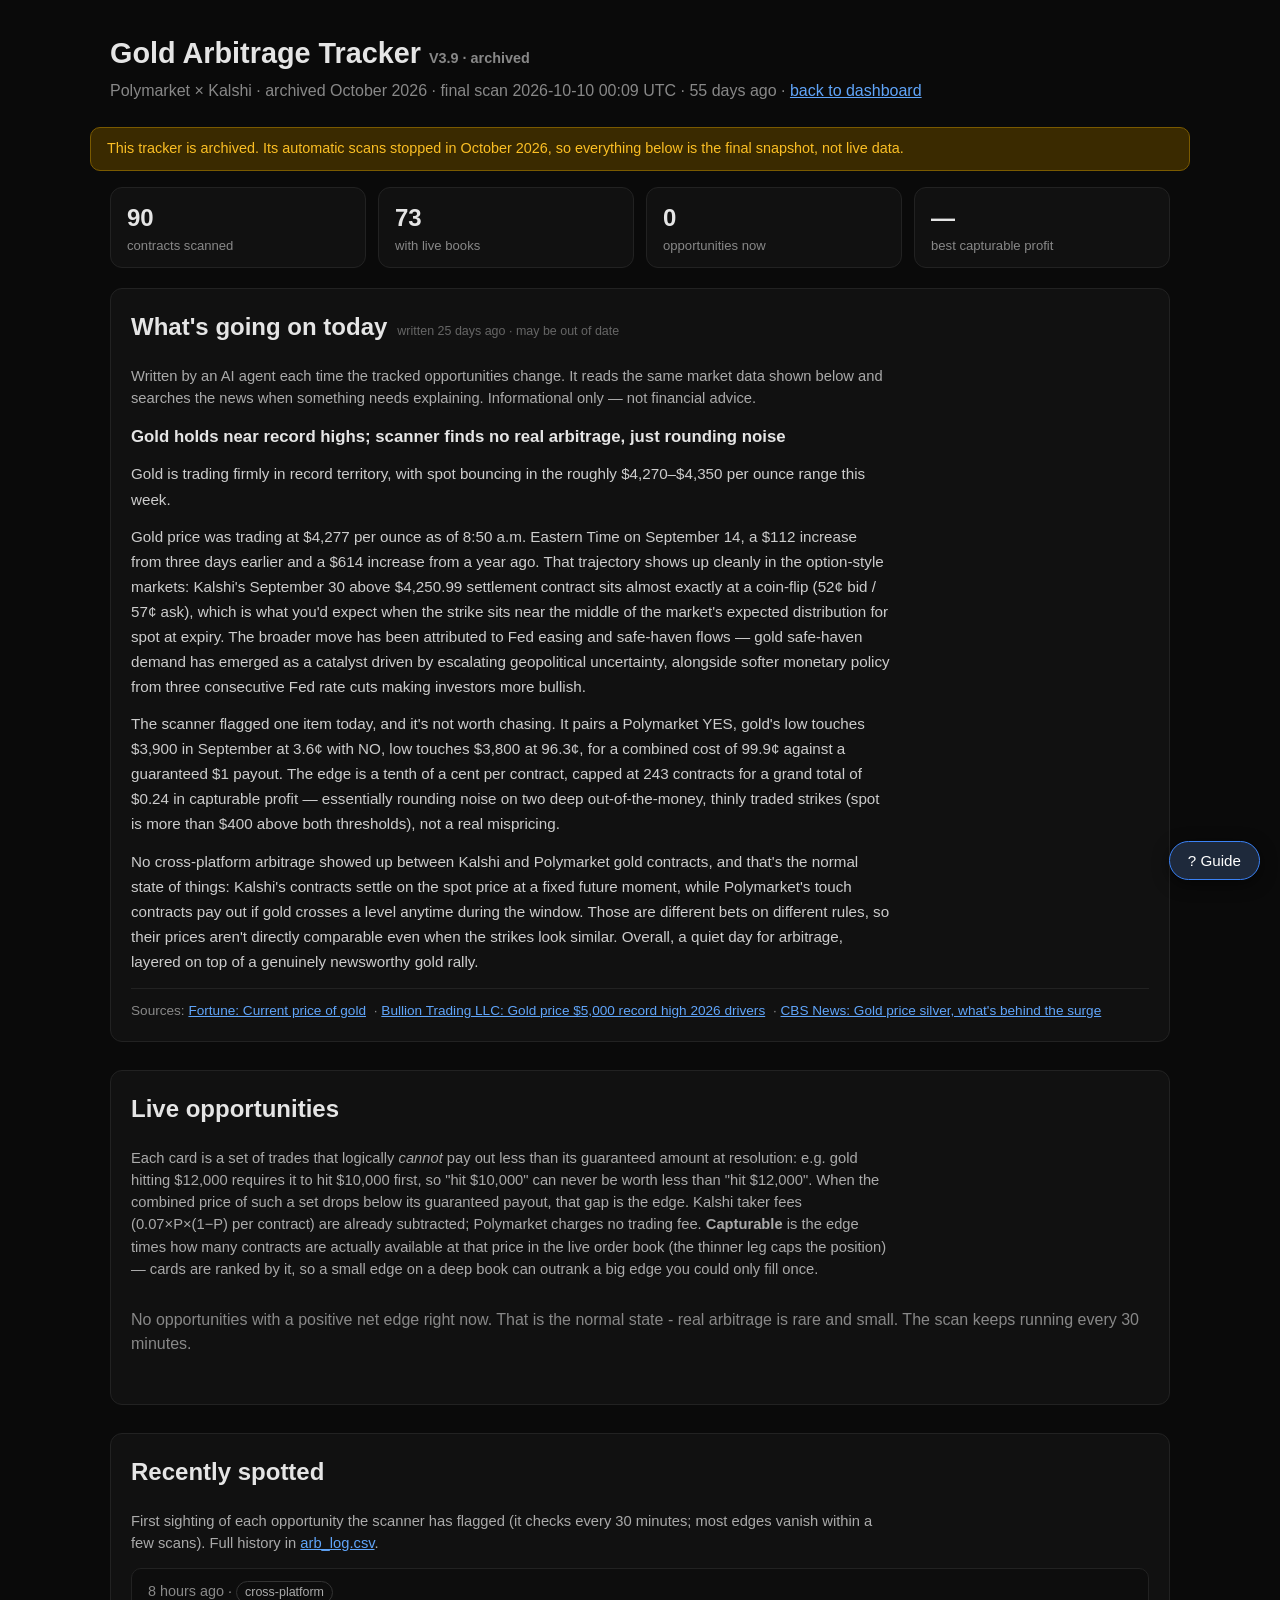
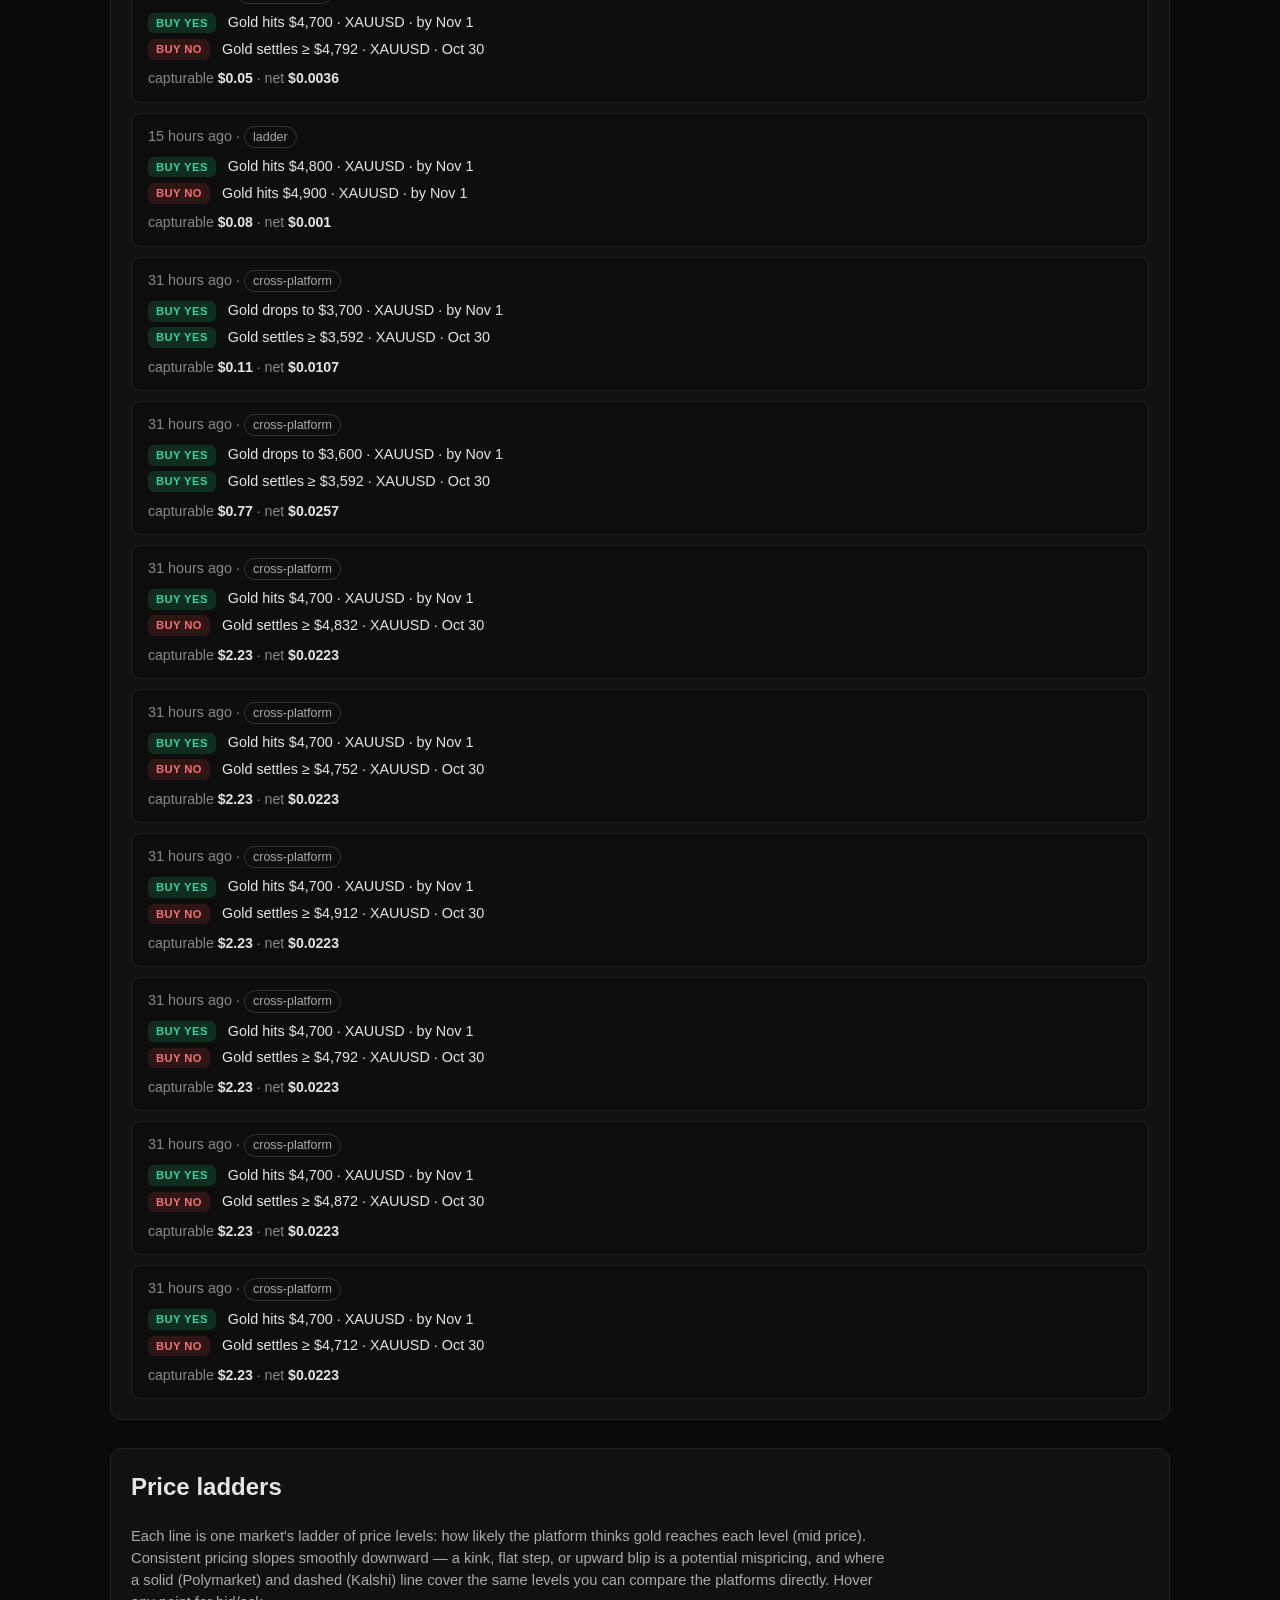
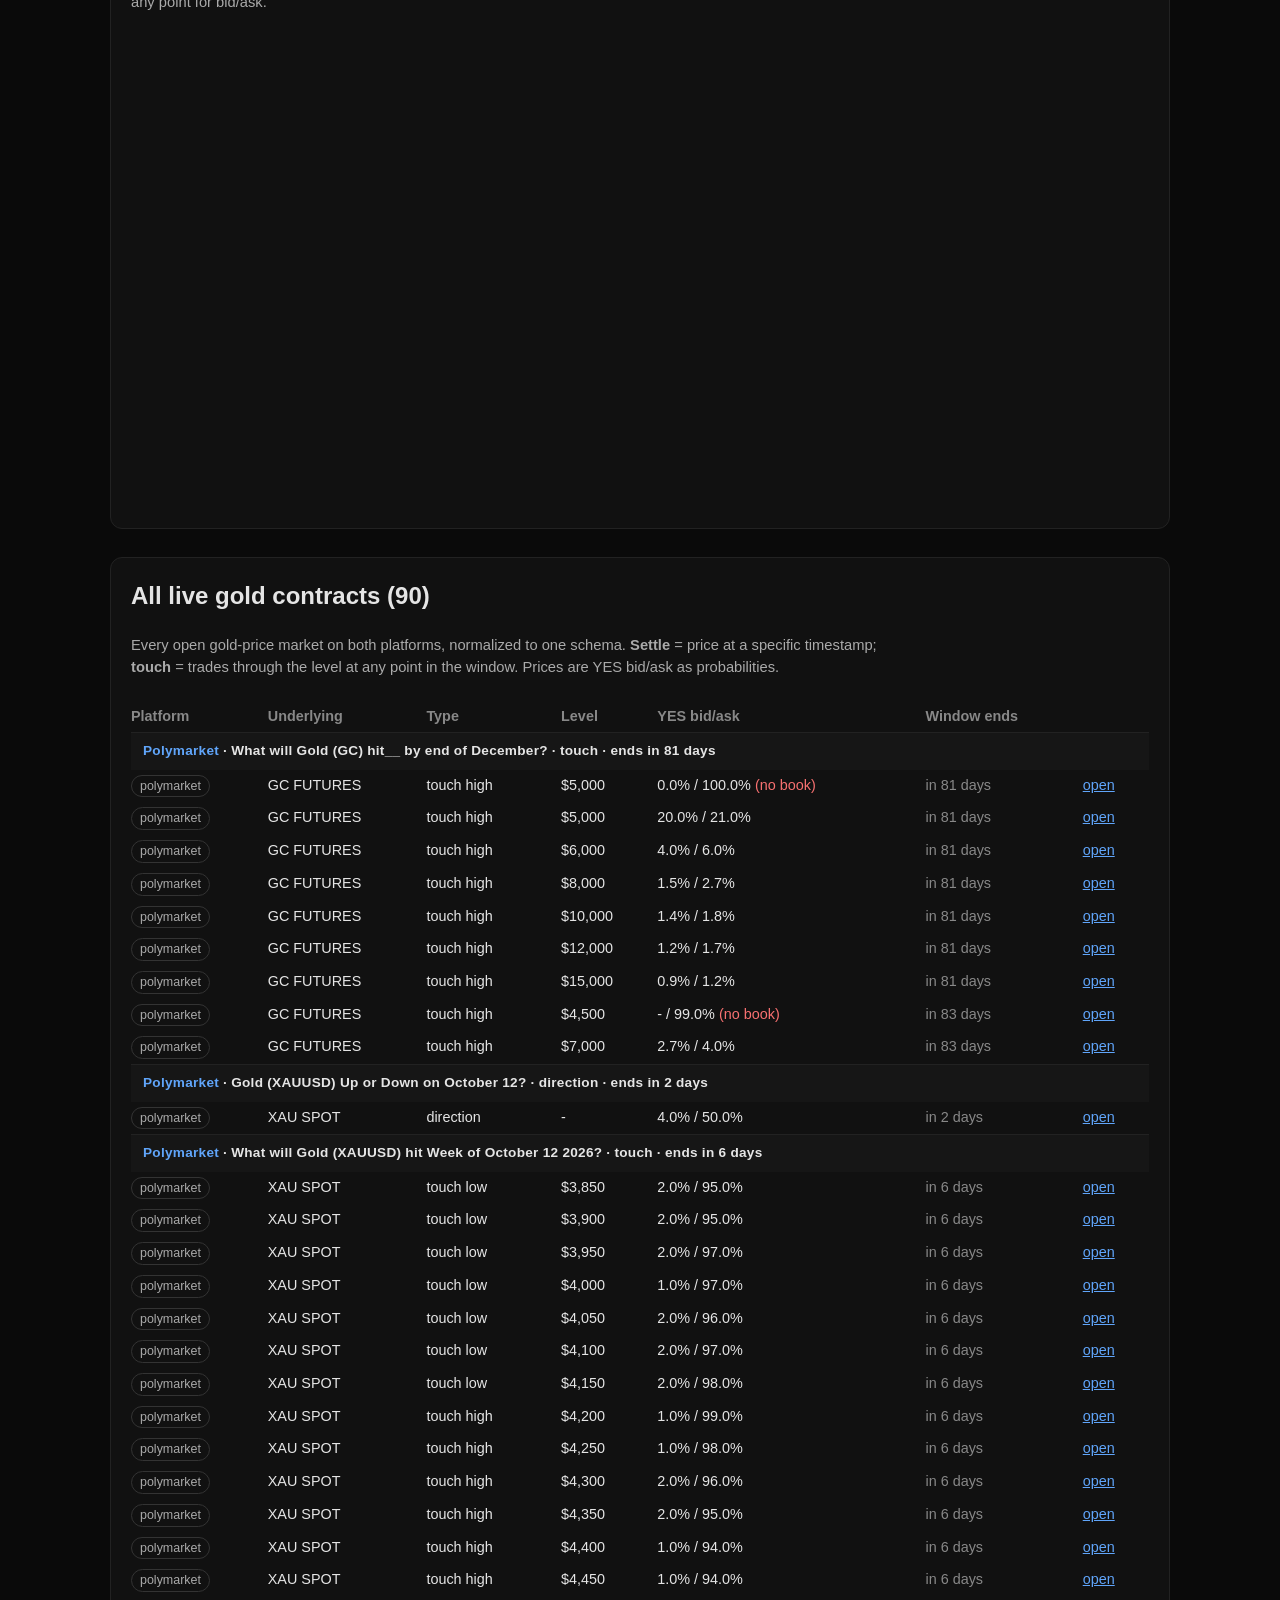
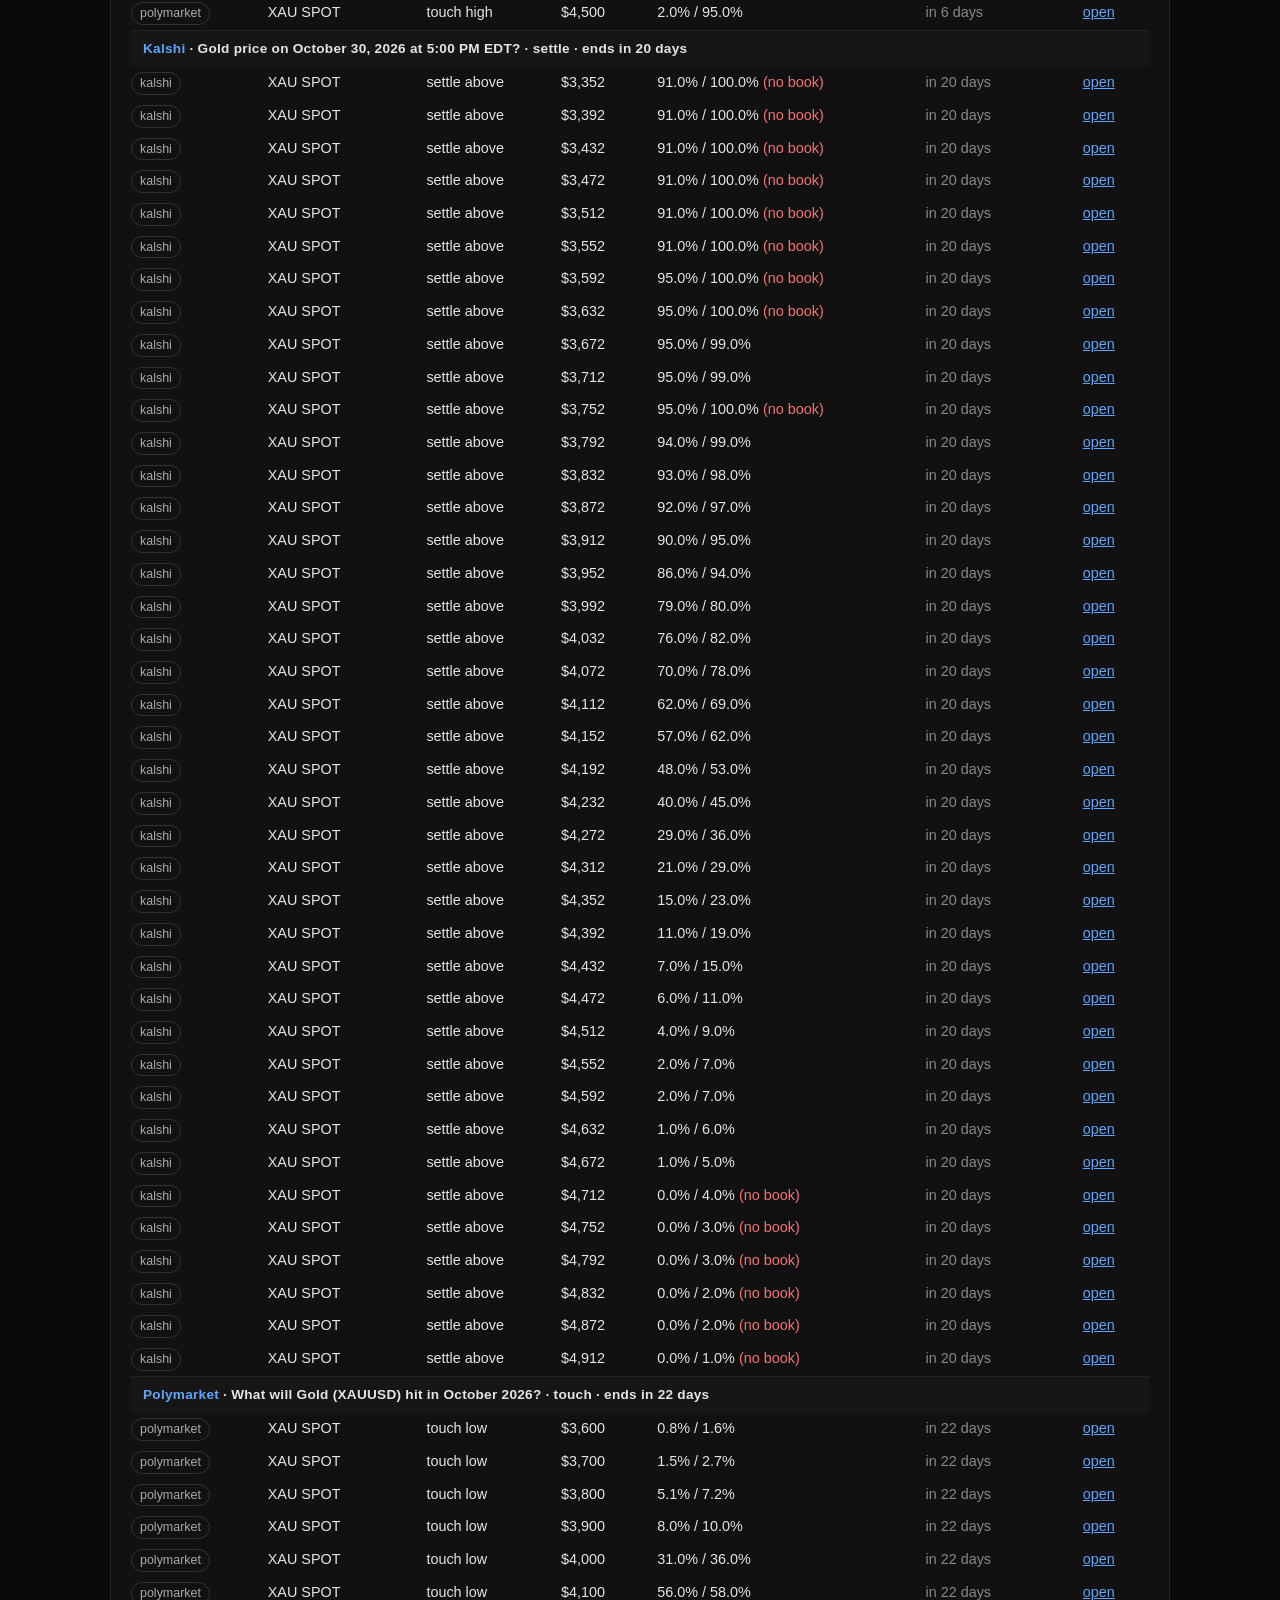
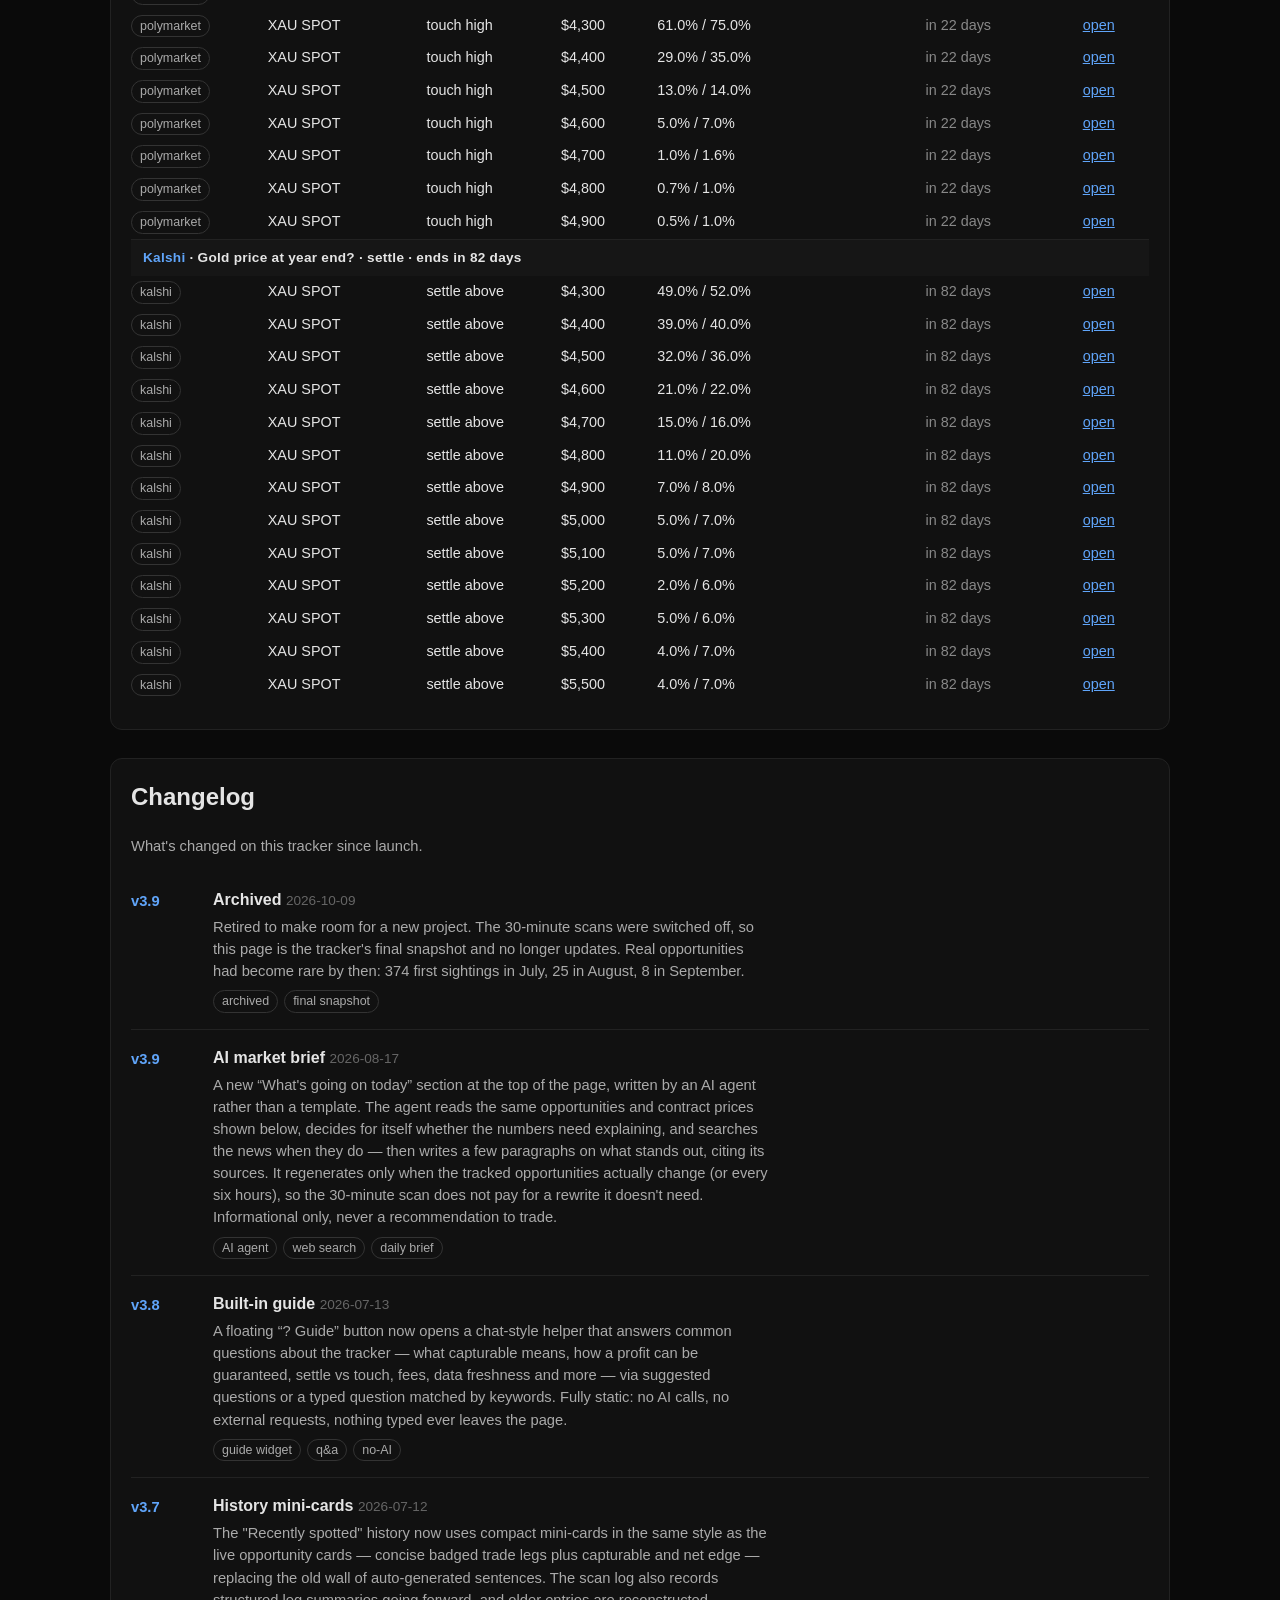
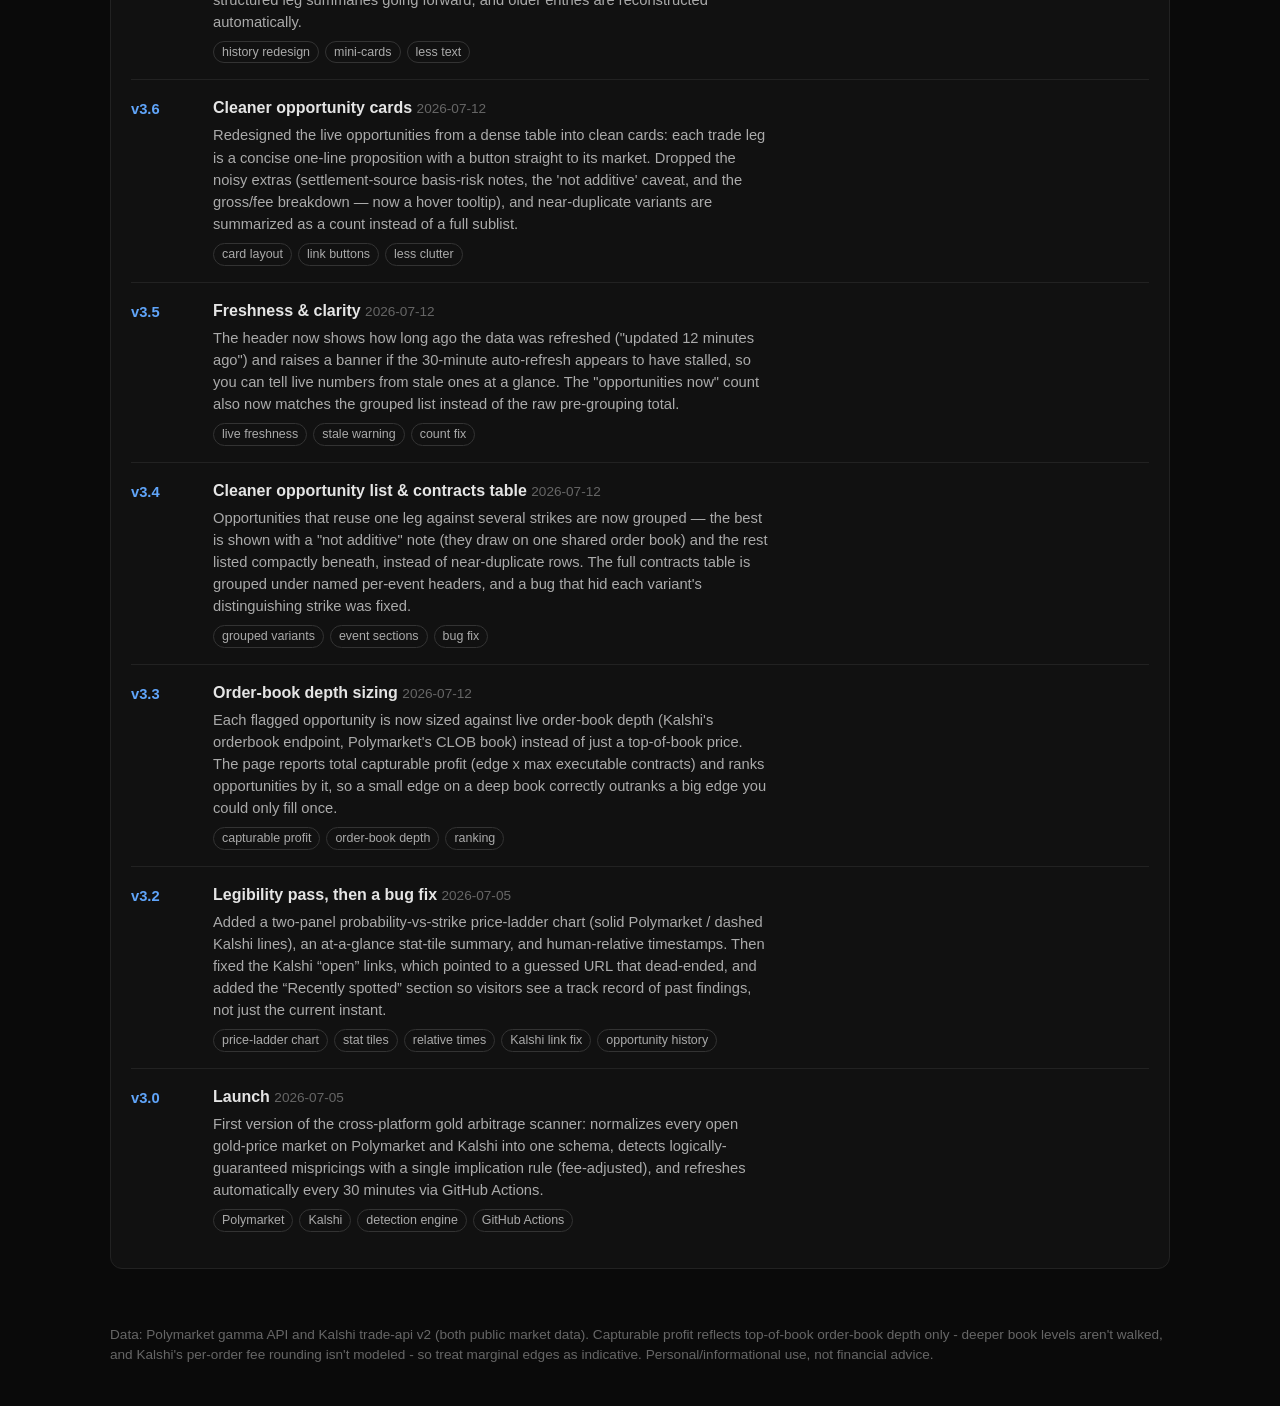
<file: source/arb_snapshot.html>
<!DOCTYPE html>
<html lang="en">
<head>
  <meta charset="utf-8"/>
  <meta name="viewport" content="width=device-width, initial-scale=1"/>
  <title>Gold Arbitrage Tracker (archived) - Polymarket vs Kalshi</title>
  <meta name="description" content="Auto-updating scan of Polymarket and Kalshi gold markets for cross-platform arbitrage and mispricings. Refreshed every 30 minutes via GitHub Actions."/>
  <style>
    :root { color-scheme: dark; }
    * { box-sizing: border-box; }
    body {
      margin: 0; background: #0a0a0a; color: #e5e5e5;
      font-family: -apple-system, BlinkMacSystemFont, "Segoe UI", Arial, sans-serif;
      line-height: 1.5;
    }
    header { padding: 32px 20px 8px; max-width: 1100px; margin: 0 auto; }
    header h1 { margin: 0 0 4px; font-size: 1.8rem; }
    header p { margin: 0; color: #888; }
    main { max-width: 1100px; margin: 0 auto; padding: 20px; }
    section {
      background: #111; border: 1px solid #222; border-radius: 12px;
      padding: 20px; margin-bottom: 28px;
    }
    section h2 { margin-top: 0; }
    .tablewrap { overflow-x: auto; }
    table { border-collapse: collapse; margin: 8px 0; font-size: 0.9rem; width: 100%; }
    th, td { text-align: left; padding: 5px 12px 5px 0; vertical-align: top; }
    th { color: #888; font-weight: 600; border-bottom: 1px solid #222; }
    tr.divider td { border-top: 1px solid #222; }
    .muted { color: #888; font-size: 0.9rem; }
    .up { color: #34d399; }
    .warn { color: #fbbf24; }
    .down { color: #f87171; }
    .pill {
      display: inline-block; padding: 1px 8px; border-radius: 999px;
      font-size: 0.78rem; border: 1px solid #333; color: #aaa; white-space: nowrap;
    }
    .edge { font-size: 1.05rem; font-weight: 700; }
    .num-cell { font-variant-numeric: tabular-nums; }
    a { color: #60a5fa; }
    .empty { color: #888; padding: 12px 0; }
    footer { max-width: 1100px; margin: 0 auto; padding: 8px 20px 40px; color: #666; font-size: 0.85rem; }
    .explain { color: #aaa; font-size: 0.92rem; max-width: 760px; }
    .tiles {
      max-width: 1100px; margin: 16px auto 0; padding: 0 20px;
      display: grid; grid-template-columns: repeat(auto-fit, minmax(160px, 1fr));
      gap: 12px;
    }
    .tile {
      background: #111; border: 1px solid #222; border-radius: 12px;
      padding: 12px 16px;
    }
    .tile .num { font-size: 1.5rem; font-weight: 700; }
    .tile .lab { color: #888; font-size: 0.82rem; }
    .changelog { display: flex; flex-direction: column; }
    .change-entry { display: grid; grid-template-columns: 64px 1fr; gap: 18px; padding: 16px 0; }
    .change-entry + .change-entry { border-top: 1px solid #222; }
    .change-version { color: #60a5fa; font-weight: 700; font-size: 0.92rem; padding-top: 2px; }
    .change-entry h3 { margin: 0 0 4px; font-size: 1rem; }
    .change-date { color: #666; font-weight: 400; font-size: 0.85rem; }
    .change-entry p { margin: 0 0 8px; color: #aaa; font-size: 0.92rem; max-width: 68ch; }
    .change-tags { display: flex; flex-wrap: wrap; gap: 6px; }
    .opp-list { display: flex; flex-direction: column; gap: 14px; margin-top: 12px; }
    .opp-card { background: #0d0d0d; border: 1px solid #222; border-radius: 12px; padding: 16px 18px; }
    .opp-top { display: flex; justify-content: space-between; align-items: flex-start; gap: 12px; }
    .cap-num { font-size: 1.55rem; font-weight: 700; line-height: 1; }
    .cap-lab { display: block; color: #888; font-size: 0.72rem; text-align: right; margin-top: 2px; }
    .opp-legs { display: flex; flex-direction: column; gap: 8px; margin: 14px 0; }
    .leg { display: flex; align-items: center; gap: 12px; flex-wrap: wrap; }
    .side {
      font-size: 0.7rem; font-weight: 700; letter-spacing: 0.04em;
      padding: 2px 8px; border-radius: 6px; white-space: nowrap;
    }
    .side-yes { background: #0f2e1f; color: #34d399; }
    .side-no { background: #2e1516; color: #f87171; }
    .leg-desc { flex: 1; min-width: 220px; }
    .btn {
      border: 1px solid #333; border-radius: 8px; padding: 4px 12px;
      font-size: 0.82rem; color: #cfe0f5; background: #141a24;
      text-decoration: none; white-space: nowrap;
    }
    .btn:hover { border-color: #3b82f6; }
    .btn:focus-visible { outline: 2px solid #3b82f6; outline-offset: 2px; }
    .opp-stats {
      display: flex; flex-wrap: wrap; gap: 8px 18px; color: #888; font-size: 0.88rem;
      border-top: 1px solid #1c1c1c; padding-top: 10px;
    }
    .opp-stats b { color: #e5e5e5; font-weight: 600; font-variant-numeric: tabular-nums; }
    .hist-list { display: flex; flex-direction: column; gap: 10px; margin-top: 12px; }
    .hist-card {
      background: #0d0d0d; border: 1px solid #222; border-radius: 10px;
      padding: 12px 16px; font-size: 0.9rem;
    }
    .hist-head {
      display: flex; justify-content: space-between; align-items: center;
      gap: 10px; color: #888; margin-bottom: 8px;
    }
    .hist-legs { display: flex; flex-direction: column; gap: 5px; }
    .hist-stats { color: #888; margin-top: 8px; font-size: 0.88rem; }
    .hist-stats b { font-weight: 600; font-variant-numeric: tabular-nums; color: #e5e5e5; }
    .guide-btn {
      position: fixed; right: 20px; bottom: 20px; z-index: 40;
      background: #1e293b; color: #fff; border: 1px solid #3b82f6;
      border-radius: 999px; padding: 10px 18px; font-size: 0.95rem;
      cursor: pointer; box-shadow: 0 4px 16px rgba(0,0,0,0.5);
    }
    .guide-btn:hover { background: #24344d; }
    .guide-btn:focus-visible { outline: 2px solid #3b82f6; outline-offset: 2px; }
    .guide-panel {
      position: fixed; right: 20px; bottom: 74px; z-index: 41;
      width: min(370px, calc(100vw - 32px));
      background: #111; border: 1px solid #333; border-radius: 14px;
      display: flex; flex-direction: column; max-height: min(70vh, 560px);
      box-shadow: 0 8px 32px rgba(0,0,0,0.6);
    }
    .guide-panel[hidden] { display: none; }
    .g-head {
      display: flex; justify-content: space-between; align-items: center;
      padding: 12px 16px; border-bottom: 1px solid #222; font-weight: 700;
    }
    .g-close {
      background: none; border: none; color: #888; font-size: 1.2rem;
      cursor: pointer; padding: 2px 8px; border-radius: 6px;
    }
    .g-close:hover { color: #fff; }
    .g-close:focus-visible { outline: 2px solid #3b82f6; }
    .g-msgs {
      overflow-y: auto; padding: 14px 16px; display: flex;
      flex-direction: column; gap: 8px; flex: 1; min-height: 120px;
    }
    .g-msg {
      max-width: 88%; padding: 8px 12px; border-radius: 12px;
      font-size: 0.88rem; line-height: 1.45; white-space: pre-line;
    }
    .g-bot { background: #1a1a1a; align-self: flex-start; border-bottom-left-radius: 4px; }
    .g-user { background: #1e293b; align-self: flex-end; border-bottom-right-radius: 4px; }
    .g-chips { display: flex; flex-wrap: wrap; gap: 6px; padding: 4px 16px 10px; }
    .g-chip {
      background: #161616; border: 1px solid #333; border-radius: 999px;
      color: #cfe0f5; padding: 4px 12px; font-size: 0.8rem; cursor: pointer;
    }
    .g-chip:hover { border-color: #3b82f6; }
    .g-chip:focus-visible { outline: 2px solid #3b82f6; outline-offset: 1px; }
    .g-input { display: flex; gap: 8px; padding: 10px 16px 14px; border-top: 1px solid #222; }
    .g-input input {
      flex: 1; min-width: 0; background: #0a0a0a; border: 1px solid #333;
      border-radius: 8px; color: #e5e5e5; padding: 8px 12px; font-size: 0.88rem;
    }
    .g-input input:focus-visible { outline: 2px solid #3b82f6; outline-offset: 1px; }
    .g-input button {
      background: #1e293b; border: 1px solid #3b82f6; border-radius: 8px;
      color: #fff; padding: 8px 14px; font-size: 0.88rem; cursor: pointer;
    }
    .g-input button:focus-visible { outline: 2px solid #3b82f6; outline-offset: 1px; }
    tr.group-head td {
      background: #161616; font-weight: 700; font-size: 0.85rem;
      letter-spacing: 0.02em; padding: 8px 12px; border-top: 1px solid #222;
    }
    tr.group-head .gh-plat { color: #60a5fa; }
    #freshness { white-space: nowrap; }
    .stale-banner {
      max-width: 1100px; margin: 16px auto 0; padding: 10px 16px;
      background: #3a2a00; border: 1px solid #7a5a00; border-radius: 10px;
      color: #fbbf24; font-size: 0.9rem;
    }
    .stale-banner[hidden] { display: none; }
    .brief h2 { display: flex; align-items: baseline; gap: 10px; flex-wrap: wrap; }
    .brief-headline {
      font-size: 1.05rem; font-weight: 600; color: #e5e5e5;
      margin: 0 0 12px; max-width: 760px;
    }
    .brief-body p {
      color: #ccc; font-size: 0.95rem; line-height: 1.65;
      max-width: 760px; margin: 0 0 12px;
    }
    .brief-sources {
      margin: 14px 0 0; padding-top: 12px; border-top: 1px solid #222;
      font-size: 0.85rem; color: #888;
    }
    .brief-sources a { margin-right: 4px; }
    .brief-meta { font-size: 0.78rem; color: #666; font-weight: 400; }
  </style>
</head>
<body>
  <header>
    <h1>Gold Arbitrage Tracker <span class="muted">V3.9 &middot; archived</span></h1>
    <p>Polymarket &times; Kalshi &middot; archived October 2026 &middot;
       final scan <span id="freshness" data-updated="2026-10-10T00:09:44Z">2026-10-10 00:09 UTC</span>
       &middot; <a href="index.html">back to dashboard</a></p>
  </header>
  <div class="stale-banner">This tracker is archived. Its automatic scans stopped in October 2026, so everything below is the final snapshot, not live data.</div>
  <div class="tiles"><div class='tile'><div class='num'>90</div><div class='lab'>contracts scanned</div></div><div class='tile'><div class='num'>73</div><div class='lab'>with live books</div></div><div class='tile'><div class='num'>0</div><div class='lab'>opportunities now</div></div><div class='tile'><div class='num'>&mdash;</div><div class='lab'>best capturable profit</div></div></div>
  <main>
    <section class='brief'><h2>What's going on today <span class='brief-meta'>written 25 days ago &middot; may be out of date</span></h2><p class='explain'>Written by an AI agent each time the tracked opportunities change. It reads the same market data shown below and searches the news when something needs explaining. Informational only &mdash; not financial advice.</p><p class='brief-headline'>Gold holds near record highs; scanner finds no real arbitrage, just rounding noise</p><div class='brief-body'><p>Gold is trading firmly in record territory, with spot bouncing in the roughly $4,270–$4,350 per ounce range this week.</p><p>Gold price was trading at $4,277 per ounce as of 8:50 a.m. Eastern Time on September 14, a $112 increase from three days earlier and a $614 increase from a year ago. That trajectory shows up cleanly in the option-style markets: Kalshi's September 30 above $4,250.99 settlement contract sits almost exactly at a coin-flip (52¢ bid / 57¢ ask), which is what you'd expect when the strike sits near the middle of the market's expected distribution for spot at expiry. The broader move has been attributed to Fed easing and safe-haven flows — gold safe-haven demand has emerged as a catalyst driven by escalating geopolitical uncertainty, alongside softer monetary policy from three consecutive Fed rate cuts making investors more bullish.</p><p>The scanner flagged one item today, and it's not worth chasing. It pairs a Polymarket YES, gold's low touches $3,900 in September at 3.6¢ with NO, low touches $3,800 at 96.3¢, for a combined cost of 99.9¢ against a guaranteed $1 payout. The edge is a tenth of a cent per contract, capped at 243 contracts for a grand total of $0.24 in capturable profit — essentially rounding noise on two deep out-of-the-money, thinly traded strikes (spot is more than $400 above both thresholds), not a real mispricing.</p><p>No cross-platform arbitrage showed up between Kalshi and Polymarket gold contracts, and that's the normal state of things: Kalshi's contracts settle on the spot price at a fixed future moment, while Polymarket's touch contracts pay out if gold crosses a level anytime during the window. Those are different bets on different rules, so their prices aren't directly comparable even when the strikes look similar. Overall, a quiet day for arbitrage, layered on top of a genuinely newsworthy gold rally.</p></div><div class='brief-sources'>Sources: <a href='https://fortune.com/article/current-price-of-gold-09-14-2026/' target='_blank' rel='noopener noreferrer'>Fortune: Current price of gold</a> &middot; <a href='https://bulliontradingllc.com/blog/gold-price-5000-record-high-2026-drivers/' target='_blank' rel='noopener noreferrer'>Bullion Trading LLC: Gold price $5,000 record high 2026 drivers</a> &middot; <a href='https://www.cbsnews.com/news/gold-price-silver-whats-behind-the-surge/' target='_blank' rel='noopener noreferrer'>CBS News: Gold price silver, what's behind the surge</a></div></section>
    <section>
      <h2>Live opportunities</h2>
      <p class="explain">Each card is a set of trades that logically <em>cannot</em> pay out
      less than its guaranteed amount at resolution: e.g. gold hitting $12,000 requires it
      to hit $10,000 first, so "hit $10,000" can never be worth less than "hit $12,000".
      When the combined price of such a set drops below its guaranteed payout, that gap is
      the edge. Kalshi taker fees (0.07&times;P&times;(1&minus;P) per contract) are already
      subtracted; Polymarket charges no trading fee. <strong>Capturable</strong> is the edge
      times how many contracts are actually available at that price in the live order book
      (the thinner leg caps the position) &mdash; cards are ranked by it, so a small edge on a
      deep book can outrank a big edge you could only fill once.</p>
      <p class='empty'>No opportunities with a positive net edge right now. That is the normal state - real arbitrage is rare and small. The scan keeps running every 30 minutes.</p>
    </section>
    <section>
      <h2>Recently spotted</h2>
      <p class="explain">First sighting of each opportunity the scanner has flagged
      (it checks every 30 minutes; most edges vanish within a few scans). Full history
      in <a href="https://github.com/IshaanSrivastava1/markets-dashboard/blob/main/data/arb_log.csv">arb_log.csv</a>.</p>
      <div class='hist-list'><div class='hist-card'><div class='hist-head'><span><span title='2026-10-09 15:25 UTC'>8 hours ago</span> &middot; <span class='pill'>cross-platform</span></span></div><div class='hist-legs'><div class='leg'><span class='side side-yes'>BUY YES</span><span class='leg-desc'>Gold hits $4,700 · XAUUSD · by Nov 1</span></div><div class='leg'><span class='side side-no'>BUY NO</span><span class='leg-desc'>Gold settles ≥ $4,792 · XAUUSD · Oct 30</span></div></div><div class='hist-stats'>capturable <b class='up'>$0.05</b> &middot; net <b>$0.0036</b></div></div><div class='hist-card'><div class='hist-head'><span><span title='2026-10-09 08:16 UTC'>15 hours ago</span> &middot; <span class='pill'>ladder</span></span></div><div class='hist-legs'><div class='leg'><span class='side side-yes'>BUY YES</span><span class='leg-desc'>Gold hits $4,800 · XAUUSD · by Nov 1</span></div><div class='leg'><span class='side side-no'>BUY NO</span><span class='leg-desc'>Gold hits $4,900 · XAUUSD · by Nov 1</span></div></div><div class='hist-stats'>capturable <b class='up'>$0.08</b> &middot; net <b>$0.001</b></div></div><div class='hist-card'><div class='hist-head'><span><span title='2026-10-08 16:42 UTC'>31 hours ago</span> &middot; <span class='pill'>cross-platform</span></span></div><div class='hist-legs'><div class='leg'><span class='side side-yes'>BUY YES</span><span class='leg-desc'>Gold drops to $3,700 · XAUUSD · by Nov 1</span></div><div class='leg'><span class='side side-yes'>BUY YES</span><span class='leg-desc'>Gold settles ≥ $3,592 · XAUUSD · Oct 30</span></div></div><div class='hist-stats'>capturable <b class='up'>$0.11</b> &middot; net <b>$0.0107</b></div></div><div class='hist-card'><div class='hist-head'><span><span title='2026-10-08 16:42 UTC'>31 hours ago</span> &middot; <span class='pill'>cross-platform</span></span></div><div class='hist-legs'><div class='leg'><span class='side side-yes'>BUY YES</span><span class='leg-desc'>Gold drops to $3,600 · XAUUSD · by Nov 1</span></div><div class='leg'><span class='side side-yes'>BUY YES</span><span class='leg-desc'>Gold settles ≥ $3,592 · XAUUSD · Oct 30</span></div></div><div class='hist-stats'>capturable <b class='up'>$0.77</b> &middot; net <b>$0.0257</b></div></div><div class='hist-card'><div class='hist-head'><span><span title='2026-10-08 16:42 UTC'>31 hours ago</span> &middot; <span class='pill'>cross-platform</span></span></div><div class='hist-legs'><div class='leg'><span class='side side-yes'>BUY YES</span><span class='leg-desc'>Gold hits $4,700 · XAUUSD · by Nov 1</span></div><div class='leg'><span class='side side-no'>BUY NO</span><span class='leg-desc'>Gold settles ≥ $4,832 · XAUUSD · Oct 30</span></div></div><div class='hist-stats'>capturable <b class='up'>$2.23</b> &middot; net <b>$0.0223</b></div></div><div class='hist-card'><div class='hist-head'><span><span title='2026-10-08 16:42 UTC'>31 hours ago</span> &middot; <span class='pill'>cross-platform</span></span></div><div class='hist-legs'><div class='leg'><span class='side side-yes'>BUY YES</span><span class='leg-desc'>Gold hits $4,700 · XAUUSD · by Nov 1</span></div><div class='leg'><span class='side side-no'>BUY NO</span><span class='leg-desc'>Gold settles ≥ $4,752 · XAUUSD · Oct 30</span></div></div><div class='hist-stats'>capturable <b class='up'>$2.23</b> &middot; net <b>$0.0223</b></div></div><div class='hist-card'><div class='hist-head'><span><span title='2026-10-08 16:42 UTC'>31 hours ago</span> &middot; <span class='pill'>cross-platform</span></span></div><div class='hist-legs'><div class='leg'><span class='side side-yes'>BUY YES</span><span class='leg-desc'>Gold hits $4,700 · XAUUSD · by Nov 1</span></div><div class='leg'><span class='side side-no'>BUY NO</span><span class='leg-desc'>Gold settles ≥ $4,912 · XAUUSD · Oct 30</span></div></div><div class='hist-stats'>capturable <b class='up'>$2.23</b> &middot; net <b>$0.0223</b></div></div><div class='hist-card'><div class='hist-head'><span><span title='2026-10-08 16:42 UTC'>31 hours ago</span> &middot; <span class='pill'>cross-platform</span></span></div><div class='hist-legs'><div class='leg'><span class='side side-yes'>BUY YES</span><span class='leg-desc'>Gold hits $4,700 · XAUUSD · by Nov 1</span></div><div class='leg'><span class='side side-no'>BUY NO</span><span class='leg-desc'>Gold settles ≥ $4,792 · XAUUSD · Oct 30</span></div></div><div class='hist-stats'>capturable <b class='up'>$2.23</b> &middot; net <b>$0.0223</b></div></div><div class='hist-card'><div class='hist-head'><span><span title='2026-10-08 16:42 UTC'>31 hours ago</span> &middot; <span class='pill'>cross-platform</span></span></div><div class='hist-legs'><div class='leg'><span class='side side-yes'>BUY YES</span><span class='leg-desc'>Gold hits $4,700 · XAUUSD · by Nov 1</span></div><div class='leg'><span class='side side-no'>BUY NO</span><span class='leg-desc'>Gold settles ≥ $4,872 · XAUUSD · Oct 30</span></div></div><div class='hist-stats'>capturable <b class='up'>$2.23</b> &middot; net <b>$0.0223</b></div></div><div class='hist-card'><div class='hist-head'><span><span title='2026-10-08 16:42 UTC'>31 hours ago</span> &middot; <span class='pill'>cross-platform</span></span></div><div class='hist-legs'><div class='leg'><span class='side side-yes'>BUY YES</span><span class='leg-desc'>Gold hits $4,700 · XAUUSD · by Nov 1</span></div><div class='leg'><span class='side side-no'>BUY NO</span><span class='leg-desc'>Gold settles ≥ $4,712 · XAUUSD · Oct 30</span></div></div><div class='hist-stats'>capturable <b class='up'>$2.23</b> &middot; net <b>$0.0223</b></div></div></div>
    </section>
    <section>
      <h2>Price ladders</h2>
      <p class="explain">Each line is one market's ladder of price levels: how likely
      the platform thinks gold reaches each level (mid price). Consistent pricing
      slopes smoothly downward &mdash; a kink, flat step, or upward blip is a
      potential mispricing, and where a solid (Polymarket) and dashed (Kalshi) line
      cover the same levels you can compare the platforms directly. Hover any point
      for bid/ask.</p>
      <div style="height:480px; width:100%;">                        <script>window.PlotlyConfig = {MathJaxConfig: 'local'};</script>
        <script charset="utf-8" src="https://cdn.plot.ly/plotly-4.1.1.min.js" integrity="sha256-O24V1F27f8pb0glCkelh3cVHLNiHAJ5gCaVtq2aNch8=" crossorigin="anonymous"></script>                <div id="0adf8a3c-e5a4-4fa2-8b79-fa280213c32c" class="plotly-graph-div" style="height:100%; width:100%;"></div>            <script>                window.PLOTLYENV=window.PLOTLYENV || {};                                if (document.getElementById("0adf8a3c-e5a4-4fa2-8b79-fa280213c32c")) {                    Plotly.newPlot(                        "0adf8a3c-e5a4-4fa2-8b79-fa280213c32c",                        [{"customdata":[[20.0,21.0],[4.0,6.0],[2.7,4.0],[1.5,2.7],[1.4000000000000001,1.7999999999999998],[1.2,1.7000000000000002],[0.8999999999999999,1.2]],"hovertemplate":"%{fullData.name}\u003cbr\u003e$%{x:,.0f}: mid %{y:.1f}%\u003cbr\u003ebid %{customdata[0]:.1f}% \u002f ask %{customdata[1]:.1f}%\u003cextra\u003e\u003c\u002fextra\u003e","line":{"color":"#3b82f6","dash":"solid","width":2},"marker":{"size":8},"mode":"lines+markers","name":"Polymarket \u00b7 hit \u2191 by Dec 31","x":[5000.0,6000.0,7000.0,8000.0,10000.0,12000.0,15000.0],"y":[20.5,5.0,3.35,2.0999999999999996,1.6,1.4500000000000002,1.0499999999999998],"type":"scatter","xaxis":"x2","yaxis":"y2"},{"customdata":[[1.0,99.0],[1.0,98.0],[2.0,96.0],[2.0,95.0],[1.0,94.0],[1.0,94.0],[2.0,95.0]],"hovertemplate":"%{fullData.name}\u003cbr\u003e$%{x:,.0f}: mid %{y:.1f}%\u003cbr\u003ebid %{customdata[0]:.1f}% \u002f ask %{customdata[1]:.1f}%\u003cextra\u003e\u003c\u002fextra\u003e","line":{"color":"#ef4444","dash":"solid","width":2},"marker":{"size":8},"mode":"lines+markers","name":"Polymarket \u00b7 hit \u2191 by Oct 16","x":[4200.0,4250.0,4300.0,4350.0,4400.0,4450.0,4500.0],"y":[50.0,49.5,49.0,48.5,47.5,47.5,48.5],"type":"scatter","xaxis":"x","yaxis":"y"},{"customdata":[[2.0,95.0],[2.0,95.0],[2.0,97.0],[1.0,97.0],[2.0,96.0],[2.0,97.0],[2.0,98.0]],"hovertemplate":"%{fullData.name}\u003cbr\u003e$%{x:,.0f}: mid %{y:.1f}%\u003cbr\u003ebid %{customdata[0]:.1f}% \u002f ask %{customdata[1]:.1f}%\u003cextra\u003e\u003c\u002fextra\u003e","line":{"color":"#0891b2","dash":"solid","width":2},"marker":{"size":8},"mode":"lines+markers","name":"Polymarket \u00b7 hit \u2193 by Oct 16","x":[3850.0,3900.0,3950.0,4000.0,4050.0,4100.0,4150.0],"y":[48.5,48.5,49.5,49.0,49.0,49.5,50.0],"type":"scatter","xaxis":"x","yaxis":"y"},{"customdata":[[95.0,99.0],[95.0,99.0],[94.0,99.0],[93.0,98.0],[92.0,97.0],[90.0,95.0],[86.0,94.0],[79.0,80.0],[76.0,82.0],[70.0,78.0],[62.0,69.0],[56.99999999999999,62.0],[48.0,53.0],[40.0,45.0],[28.999999999999996,36.0],[21.0,28.999999999999996],[15.0,23.0],[11.0,19.0],[7.000000000000001,15.0],[6.0,11.0],[4.0,9.0],[2.0,7.000000000000001],[2.0,7.000000000000001],[1.0,6.0],[1.0,5.0]],"hovertemplate":"%{fullData.name}\u003cbr\u003e$%{x:,.0f}: mid %{y:.1f}%\u003cbr\u003ebid %{customdata[0]:.1f}% \u002f ask %{customdata[1]:.1f}%\u003cextra\u003e\u003c\u002fextra\u003e","line":{"color":"#d97706","dash":"dash","width":2},"marker":{"size":8},"mode":"lines+markers","name":"Kalshi \u00b7 settle \u2191 Oct 30","x":[3672.99,3712.99,3792.99,3832.99,3872.99,3912.99,3952.99,3992.99,4032.99,4072.99,4112.99,4152.99,4192.99,4232.99,4272.99,4312.99,4352.99,4392.99,4432.99,4472.99,4512.99,4552.99,4592.99,4632.99,4672.99],"y":[97.0,97.0,96.5,95.5,94.5,92.5,89.99999999999999,79.5,79.0,74.0,65.5,59.5,50.5,42.50000000000001,32.49999999999999,25.0,19.0,15.0,11.0,8.5,6.5,4.500000000000001,4.500000000000001,3.4999999999999996,3.0000000000000004],"type":"scatter","xaxis":"x","yaxis":"y"},{"customdata":[[61.0,75.0],[28.999999999999996,35.0],[13.0,14.000000000000002],[5.0,7.000000000000001],[1.0,1.6],[0.7000000000000001,1.0],[0.5,1.0]],"hovertemplate":"%{fullData.name}\u003cbr\u003e$%{x:,.0f}: mid %{y:.1f}%\u003cbr\u003ebid %{customdata[0]:.1f}% \u002f ask %{customdata[1]:.1f}%\u003cextra\u003e\u003c\u002fextra\u003e","line":{"color":"#8b5cf6","dash":"solid","width":2},"marker":{"size":8},"mode":"lines+markers","name":"Polymarket \u00b7 hit \u2191 by Nov 01","x":[4300.0,4400.0,4500.0,4600.0,4700.0,4800.0,4900.0],"y":[68.0,31.999999999999996,13.5,6.000000000000001,1.3,0.8500000000000001,0.75],"type":"scatter","xaxis":"x","yaxis":"y"},{"customdata":[[0.8,1.6],[1.5,2.7],[5.1,7.199999999999999],[8.0,10.0],[31.0,36.0],[56.00000000000001,57.99999999999999]],"hovertemplate":"%{fullData.name}\u003cbr\u003e$%{x:,.0f}: mid %{y:.1f}%\u003cbr\u003ebid %{customdata[0]:.1f}% \u002f ask %{customdata[1]:.1f}%\u003cextra\u003e\u003c\u002fextra\u003e","line":{"color":"#059669","dash":"solid","width":2},"marker":{"size":8},"mode":"lines+markers","name":"Polymarket \u00b7 hit \u2193 by Nov 01","x":[3600.0,3700.0,3800.0,3900.0,4000.0,4100.0],"y":[1.2,2.0999999999999996,6.15,9.0,33.5,57.00000000000001],"type":"scatter","xaxis":"x","yaxis":"y"},{"customdata":[[49.0,52.0],[39.0,40.0],[32.0,36.0],[21.0,22.0],[15.0,16.0],[11.0,20.0],[7.000000000000001,8.0],[5.0,7.000000000000001],[5.0,7.000000000000001],[2.0,6.0],[5.0,6.0],[4.0,7.000000000000001],[4.0,7.000000000000001]],"hovertemplate":"%{fullData.name}\u003cbr\u003e$%{x:,.0f}: mid %{y:.1f}%\u003cbr\u003ebid %{customdata[0]:.1f}% \u002f ask %{customdata[1]:.1f}%\u003cextra\u003e\u003c\u002fextra\u003e","line":{"color":"#ec4899","dash":"dash","width":2},"marker":{"size":8},"mode":"lines+markers","name":"Kalshi \u00b7 settle \u2191 Dec 31","x":[4300.0,4400.0,4500.0,4600.0,4700.0,4800.0,4900.0,5000.0,5100.0,5200.0,5300.0,5400.0,5500.0],"y":[50.5,39.5,34.0,21.5,15.5,15.5,7.500000000000001,6.000000000000001,6.000000000000001,4.0,5.5,5.500000000000001,5.500000000000001],"type":"scatter","xaxis":"x","yaxis":"y"}],                        {"template":{"data":{"barpolar":[{"marker":{"line":{"color":"rgb(17,17,17)","width":0.5},"pattern":{"fillmode":"overlay","size":10,"solidity":0.2}},"type":"barpolar"}],"bar":[{"error_x":{"color":"#f2f5fa"},"error_y":{"color":"#f2f5fa"},"marker":{"line":{"color":"rgb(17,17,17)","width":0.5},"pattern":{"fillmode":"overlay","size":10,"solidity":0.2}},"type":"bar"}],"carpet":[{"aaxis":{"endlinecolor":"#A2B1C6","gridcolor":"#506784","linecolor":"#506784","minorgridcolor":"#506784","startlinecolor":"#A2B1C6"},"baxis":{"endlinecolor":"#A2B1C6","gridcolor":"#506784","linecolor":"#506784","minorgridcolor":"#506784","startlinecolor":"#A2B1C6"},"type":"carpet"}],"choropleth":[{"colorbar":{"outlinewidth":0,"ticks":""},"type":"choropleth"}],"contourcarpet":[{"colorbar":{"outlinewidth":0,"ticks":""},"type":"contourcarpet"}],"contour":[{"colorbar":{"outlinewidth":0,"ticks":""},"colorscale":[[0.0,"#0d0887"],[0.1111111111111111,"#46039f"],[0.2222222222222222,"#7201a8"],[0.3333333333333333,"#9c179e"],[0.4444444444444444,"#bd3786"],[0.5555555555555556,"#d8576b"],[0.6666666666666666,"#ed7953"],[0.7777777777777778,"#fb9f3a"],[0.8888888888888888,"#fdca26"],[1.0,"#f0f921"]],"type":"contour"}],"heatmap":[{"colorbar":{"outlinewidth":0,"ticks":""},"colorscale":[[0.0,"#0d0887"],[0.1111111111111111,"#46039f"],[0.2222222222222222,"#7201a8"],[0.3333333333333333,"#9c179e"],[0.4444444444444444,"#bd3786"],[0.5555555555555556,"#d8576b"],[0.6666666666666666,"#ed7953"],[0.7777777777777778,"#fb9f3a"],[0.8888888888888888,"#fdca26"],[1.0,"#f0f921"]],"type":"heatmap"}],"histogram2dcontour":[{"colorbar":{"outlinewidth":0,"ticks":""},"colorscale":[[0.0,"#0d0887"],[0.1111111111111111,"#46039f"],[0.2222222222222222,"#7201a8"],[0.3333333333333333,"#9c179e"],[0.4444444444444444,"#bd3786"],[0.5555555555555556,"#d8576b"],[0.6666666666666666,"#ed7953"],[0.7777777777777778,"#fb9f3a"],[0.8888888888888888,"#fdca26"],[1.0,"#f0f921"]],"type":"histogram2dcontour"}],"histogram2d":[{"colorbar":{"outlinewidth":0,"ticks":""},"colorscale":[[0.0,"#0d0887"],[0.1111111111111111,"#46039f"],[0.2222222222222222,"#7201a8"],[0.3333333333333333,"#9c179e"],[0.4444444444444444,"#bd3786"],[0.5555555555555556,"#d8576b"],[0.6666666666666666,"#ed7953"],[0.7777777777777778,"#fb9f3a"],[0.8888888888888888,"#fdca26"],[1.0,"#f0f921"]],"type":"histogram2d"}],"histogram":[{"marker":{"pattern":{"fillmode":"overlay","size":10,"solidity":0.2}},"type":"histogram"}],"mesh3d":[{"colorbar":{"outlinewidth":0,"ticks":""},"type":"mesh3d"}],"parcoords":[{"line":{"colorbar":{"outlinewidth":0,"ticks":""}},"type":"parcoords"}],"pie":[{"automargin":true,"type":"pie"}],"scatter3d":[{"line":{"colorbar":{"outlinewidth":0,"ticks":""}},"marker":{"colorbar":{"outlinewidth":0,"ticks":""}},"type":"scatter3d"}],"scattercarpet":[{"marker":{"colorbar":{"outlinewidth":0,"ticks":""}},"type":"scattercarpet"}],"scattergeo":[{"marker":{"colorbar":{"outlinewidth":0,"ticks":""}},"type":"scattergeo"}],"scattergl":[{"marker":{"line":{"color":"#283442"}},"type":"scattergl"}],"scattermap":[{"marker":{"colorbar":{"outlinewidth":0,"ticks":""}},"type":"scattermap"}],"scatterpolargl":[{"marker":{"colorbar":{"outlinewidth":0,"ticks":""}},"type":"scatterpolargl"}],"scatterpolar":[{"marker":{"colorbar":{"outlinewidth":0,"ticks":""}},"type":"scatterpolar"}],"scatter":[{"marker":{"line":{"color":"#283442"}},"type":"scatter"}],"scatterternary":[{"marker":{"colorbar":{"outlinewidth":0,"ticks":""}},"type":"scatterternary"}],"surface":[{"colorbar":{"outlinewidth":0,"ticks":""},"colorscale":[[0.0,"#0d0887"],[0.1111111111111111,"#46039f"],[0.2222222222222222,"#7201a8"],[0.3333333333333333,"#9c179e"],[0.4444444444444444,"#bd3786"],[0.5555555555555556,"#d8576b"],[0.6666666666666666,"#ed7953"],[0.7777777777777778,"#fb9f3a"],[0.8888888888888888,"#fdca26"],[1.0,"#f0f921"]],"type":"surface"}],"table":[{"cells":{"fill":{"color":"#506784"},"line":{"color":"rgb(17,17,17)"}},"header":{"fill":{"color":"#2a3f5f"},"line":{"color":"rgb(17,17,17)"}},"type":"table"}]},"layout":{"annotationdefaults":{"arrowcolor":"#f2f5fa","arrowhead":0,"arrowwidth":1},"autotypenumbers":"strict","coloraxis":{"colorbar":{"outlinewidth":0,"ticks":""}},"colorscale":{"diverging":[[0,"#8e0152"],[0.1,"#c51b7d"],[0.2,"#de77ae"],[0.3,"#f1b6da"],[0.4,"#fde0ef"],[0.5,"#f7f7f7"],[0.6,"#e6f5d0"],[0.7,"#b8e186"],[0.8,"#7fbc41"],[0.9,"#4d9221"],[1,"#276419"]],"sequential":[[0.0,"#0d0887"],[0.1111111111111111,"#46039f"],[0.2222222222222222,"#7201a8"],[0.3333333333333333,"#9c179e"],[0.4444444444444444,"#bd3786"],[0.5555555555555556,"#d8576b"],[0.6666666666666666,"#ed7953"],[0.7777777777777778,"#fb9f3a"],[0.8888888888888888,"#fdca26"],[1.0,"#f0f921"]],"sequentialminus":[[0.0,"#0d0887"],[0.1111111111111111,"#46039f"],[0.2222222222222222,"#7201a8"],[0.3333333333333333,"#9c179e"],[0.4444444444444444,"#bd3786"],[0.5555555555555556,"#d8576b"],[0.6666666666666666,"#ed7953"],[0.7777777777777778,"#fb9f3a"],[0.8888888888888888,"#fdca26"],[1.0,"#f0f921"]]},"colorway":["#636efa","#EF553B","#00cc96","#ab63fa","#FFA15A","#19d3f3","#FF6692","#B6E880","#FF97FF","#FECB52"],"font":{"color":"#f2f5fa"},"geo":{"bgcolor":"rgb(17,17,17)","lakecolor":"rgb(17,17,17)","landcolor":"rgb(17,17,17)","showlakes":true,"showland":true,"subunitcolor":"#506784"},"hoverlabel":{"align":"left"},"hovermode":"closest","paper_bgcolor":"rgb(17,17,17)","plot_bgcolor":"rgb(17,17,17)","polar":{"angularaxis":{"gridcolor":"#506784","linecolor":"#506784","ticks":""},"bgcolor":"rgb(17,17,17)","radialaxis":{"gridcolor":"#506784","linecolor":"#506784","ticks":""}},"scene":{"xaxis":{"backgroundcolor":"rgb(17,17,17)","gridcolor":"#506784","gridwidth":2,"linecolor":"#506784","showbackground":true,"ticks":"","zerolinecolor":"#C8D4E3"},"yaxis":{"backgroundcolor":"rgb(17,17,17)","gridcolor":"#506784","gridwidth":2,"linecolor":"#506784","showbackground":true,"ticks":"","zerolinecolor":"#C8D4E3"},"zaxis":{"backgroundcolor":"rgb(17,17,17)","gridcolor":"#506784","gridwidth":2,"linecolor":"#506784","showbackground":true,"ticks":"","zerolinecolor":"#C8D4E3"}},"shapedefaults":{"line":{"color":"#f2f5fa"}},"sliderdefaults":{"bgcolor":"#C8D4E3","bordercolor":"rgb(17,17,17)","borderwidth":1,"tickwidth":0},"ternary":{"aaxis":{"gridcolor":"#506784","linecolor":"#506784","ticks":""},"baxis":{"gridcolor":"#506784","linecolor":"#506784","ticks":""},"bgcolor":"rgb(17,17,17)","caxis":{"gridcolor":"#506784","linecolor":"#506784","ticks":""}},"title":{"x":0.05},"updatemenudefaults":{"bgcolor":"#506784","borderwidth":0},"xaxis":{"automargin":true,"gridcolor":"#283442","linecolor":"#506784","ticks":"","title":{"standoff":15},"zerolinecolor":"#283442","zerolinewidth":2},"yaxis":{"automargin":true,"gridcolor":"#283442","linecolor":"#506784","ticks":"","title":{"standoff":15},"zerolinecolor":"#283442","zerolinewidth":2}}},"xaxis":{"anchor":"y","domain":[0.0,0.5828],"title":{"text":"Gold price level"},"tickprefix":"$","tickformat":",.0f","gridcolor":"#1f1f1f"},"yaxis":{"anchor":"x","domain":[0.0,1.0],"title":{"text":"Implied probability (%)"},"range":[0,100],"gridcolor":"#1f1f1f"},"xaxis2":{"anchor":"y2","domain":[0.6428,1.0],"title":{"text":"Gold price level"},"tickprefix":"$","tickformat":",.0f","gridcolor":"#1f1f1f"},"yaxis2":{"anchor":"x2","domain":[0.0,1.0],"matches":"y","showticklabels":false,"gridcolor":"#1f1f1f"},"annotations":[{"font":{"size":16},"showarrow":false,"text":"Spot gold (XAUUSD)","x":0.2914,"xanchor":"center","xref":"paper","y":1.0,"yanchor":"bottom","yref":"paper"},{"font":{"size":16},"showarrow":false,"text":"GC futures (long shots)","x":0.8214,"xanchor":"center","xref":"paper","y":1.0,"yanchor":"bottom","yref":"paper"}],"legend":{"orientation":"h","yanchor":"top","y":-0.22},"margin":{"l":60,"r":20,"t":40,"b":40},"paper_bgcolor":"#0a0a0a","plot_bgcolor":"#0a0a0a","height":480,"hovermode":"closest"},                        {"responsive": true}                    )                };            </script>        </div>
    </section>
    <section>
      <h2>All live gold contracts (90)</h2>
      <p class="explain">Every open gold-price market on both platforms, normalized to one
      schema. <strong>Settle</strong> = price at a specific timestamp;
      <strong>touch</strong> = trades through the level at any point in the window.
      Prices are YES bid/ask as probabilities.</p>
      <div class="tablewrap"><table><tr><th>Platform</th><th>Underlying</th><th>Type</th><th>Level</th><th>YES bid/ask</th><th>Window ends</th><th></th></tr><tr class='group-head'><td colspan='7'><span class='gh-plat'>Polymarket</span> &middot; What will Gold (GC) hit__ by end of December? &middot; touch &middot; ends in 81 days</td></tr><tr><td><span class='pill'>polymarket</span></td><td>GC FUTURES</td><td>touch high</td><td>$5,000</td><td>0.0% / 100.0% <span class='down'>(no book)</span></td><td class='muted'><span title='2026-12-31 00:00 UTC'>in 81 days</span></td><td><a href='https://polymarket.com/event/what-will-gold-gc-hit-by-end-of-december'>open</a></td></tr><tr><td><span class='pill'>polymarket</span></td><td>GC FUTURES</td><td>touch high</td><td>$5,000</td><td>20.0% / 21.0%</td><td class='muted'><span title='2026-12-31 00:00 UTC'>in 81 days</span></td><td><a href='https://polymarket.com/event/what-will-gold-gc-hit-by-end-of-december'>open</a></td></tr><tr><td><span class='pill'>polymarket</span></td><td>GC FUTURES</td><td>touch high</td><td>$6,000</td><td>4.0% / 6.0%</td><td class='muted'><span title='2026-12-31 00:00 UTC'>in 81 days</span></td><td><a href='https://polymarket.com/event/what-will-gold-gc-hit-by-end-of-december'>open</a></td></tr><tr><td><span class='pill'>polymarket</span></td><td>GC FUTURES</td><td>touch high</td><td>$8,000</td><td>1.5% / 2.7%</td><td class='muted'><span title='2026-12-31 00:00 UTC'>in 81 days</span></td><td><a href='https://polymarket.com/event/what-will-gold-gc-hit-by-end-of-december'>open</a></td></tr><tr><td><span class='pill'>polymarket</span></td><td>GC FUTURES</td><td>touch high</td><td>$10,000</td><td>1.4% / 1.8%</td><td class='muted'><span title='2026-12-31 00:00 UTC'>in 81 days</span></td><td><a href='https://polymarket.com/event/what-will-gold-gc-hit-by-end-of-december'>open</a></td></tr><tr><td><span class='pill'>polymarket</span></td><td>GC FUTURES</td><td>touch high</td><td>$12,000</td><td>1.2% / 1.7%</td><td class='muted'><span title='2026-12-31 00:00 UTC'>in 81 days</span></td><td><a href='https://polymarket.com/event/what-will-gold-gc-hit-by-end-of-december'>open</a></td></tr><tr><td><span class='pill'>polymarket</span></td><td>GC FUTURES</td><td>touch high</td><td>$15,000</td><td>0.9% / 1.2%</td><td class='muted'><span title='2026-12-31 00:00 UTC'>in 81 days</span></td><td><a href='https://polymarket.com/event/what-will-gold-gc-hit-by-end-of-december'>open</a></td></tr><tr><td><span class='pill'>polymarket</span></td><td>GC FUTURES</td><td>touch high</td><td>$4,500</td><td>- / 99.0% <span class='down'>(no book)</span></td><td class='muted'><span title='2027-01-01 04:59 UTC'>in 83 days</span></td><td><a href='https://polymarket.com/event/what-will-gold-gc-hit-by-end-of-december'>open</a></td></tr><tr><td><span class='pill'>polymarket</span></td><td>GC FUTURES</td><td>touch high</td><td>$7,000</td><td>2.7% / 4.0%</td><td class='muted'><span title='2027-01-01 04:59 UTC'>in 83 days</span></td><td><a href='https://polymarket.com/event/what-will-gold-gc-hit-by-end-of-december'>open</a></td></tr><tr class='group-head'><td colspan='7'><span class='gh-plat'>Polymarket</span> &middot; Gold (XAUUSD) Up or Down on October 12? &middot; direction &middot; ends in 2 days</td></tr><tr><td><span class='pill'>polymarket</span></td><td>XAU SPOT</td><td>direction</td><td>-</td><td>4.0% / 50.0%</td><td class='muted'><span title='2026-10-12 21:00 UTC'>in 2 days</span></td><td><a href='https://polymarket.com/event/xauusd-up-or-down-on-october-12-2026'>open</a></td></tr><tr class='group-head'><td colspan='7'><span class='gh-plat'>Polymarket</span> &middot; What will Gold (XAUUSD) hit Week of October 12 2026? &middot; touch &middot; ends in 6 days</td></tr><tr><td><span class='pill'>polymarket</span></td><td>XAU SPOT</td><td>touch low</td><td>$3,850</td><td>2.0% / 95.0%</td><td class='muted'><span title='2026-10-16 21:00 UTC'>in 6 days</span></td><td><a href='https://polymarket.com/event/will-xauusd-hit-week-of-october-12-2026'>open</a></td></tr><tr><td><span class='pill'>polymarket</span></td><td>XAU SPOT</td><td>touch low</td><td>$3,900</td><td>2.0% / 95.0%</td><td class='muted'><span title='2026-10-16 21:00 UTC'>in 6 days</span></td><td><a href='https://polymarket.com/event/will-xauusd-hit-week-of-october-12-2026'>open</a></td></tr><tr><td><span class='pill'>polymarket</span></td><td>XAU SPOT</td><td>touch low</td><td>$3,950</td><td>2.0% / 97.0%</td><td class='muted'><span title='2026-10-16 21:00 UTC'>in 6 days</span></td><td><a href='https://polymarket.com/event/will-xauusd-hit-week-of-october-12-2026'>open</a></td></tr><tr><td><span class='pill'>polymarket</span></td><td>XAU SPOT</td><td>touch low</td><td>$4,000</td><td>1.0% / 97.0%</td><td class='muted'><span title='2026-10-16 21:00 UTC'>in 6 days</span></td><td><a href='https://polymarket.com/event/will-xauusd-hit-week-of-october-12-2026'>open</a></td></tr><tr><td><span class='pill'>polymarket</span></td><td>XAU SPOT</td><td>touch low</td><td>$4,050</td><td>2.0% / 96.0%</td><td class='muted'><span title='2026-10-16 21:00 UTC'>in 6 days</span></td><td><a href='https://polymarket.com/event/will-xauusd-hit-week-of-october-12-2026'>open</a></td></tr><tr><td><span class='pill'>polymarket</span></td><td>XAU SPOT</td><td>touch low</td><td>$4,100</td><td>2.0% / 97.0%</td><td class='muted'><span title='2026-10-16 21:00 UTC'>in 6 days</span></td><td><a href='https://polymarket.com/event/will-xauusd-hit-week-of-october-12-2026'>open</a></td></tr><tr><td><span class='pill'>polymarket</span></td><td>XAU SPOT</td><td>touch low</td><td>$4,150</td><td>2.0% / 98.0%</td><td class='muted'><span title='2026-10-16 21:00 UTC'>in 6 days</span></td><td><a href='https://polymarket.com/event/will-xauusd-hit-week-of-october-12-2026'>open</a></td></tr><tr><td><span class='pill'>polymarket</span></td><td>XAU SPOT</td><td>touch high</td><td>$4,200</td><td>1.0% / 99.0%</td><td class='muted'><span title='2026-10-16 21:00 UTC'>in 6 days</span></td><td><a href='https://polymarket.com/event/will-xauusd-hit-week-of-october-12-2026'>open</a></td></tr><tr><td><span class='pill'>polymarket</span></td><td>XAU SPOT</td><td>touch high</td><td>$4,250</td><td>1.0% / 98.0%</td><td class='muted'><span title='2026-10-16 21:00 UTC'>in 6 days</span></td><td><a href='https://polymarket.com/event/will-xauusd-hit-week-of-october-12-2026'>open</a></td></tr><tr><td><span class='pill'>polymarket</span></td><td>XAU SPOT</td><td>touch high</td><td>$4,300</td><td>2.0% / 96.0%</td><td class='muted'><span title='2026-10-16 21:00 UTC'>in 6 days</span></td><td><a href='https://polymarket.com/event/will-xauusd-hit-week-of-october-12-2026'>open</a></td></tr><tr><td><span class='pill'>polymarket</span></td><td>XAU SPOT</td><td>touch high</td><td>$4,350</td><td>2.0% / 95.0%</td><td class='muted'><span title='2026-10-16 21:00 UTC'>in 6 days</span></td><td><a href='https://polymarket.com/event/will-xauusd-hit-week-of-october-12-2026'>open</a></td></tr><tr><td><span class='pill'>polymarket</span></td><td>XAU SPOT</td><td>touch high</td><td>$4,400</td><td>1.0% / 94.0%</td><td class='muted'><span title='2026-10-16 21:00 UTC'>in 6 days</span></td><td><a href='https://polymarket.com/event/will-xauusd-hit-week-of-october-12-2026'>open</a></td></tr><tr><td><span class='pill'>polymarket</span></td><td>XAU SPOT</td><td>touch high</td><td>$4,450</td><td>1.0% / 94.0%</td><td class='muted'><span title='2026-10-16 21:00 UTC'>in 6 days</span></td><td><a href='https://polymarket.com/event/will-xauusd-hit-week-of-october-12-2026'>open</a></td></tr><tr><td><span class='pill'>polymarket</span></td><td>XAU SPOT</td><td>touch high</td><td>$4,500</td><td>2.0% / 95.0%</td><td class='muted'><span title='2026-10-16 21:00 UTC'>in 6 days</span></td><td><a href='https://polymarket.com/event/will-xauusd-hit-week-of-october-12-2026'>open</a></td></tr><tr class='group-head'><td colspan='7'><span class='gh-plat'>Kalshi</span> &middot; Gold price on October 30, 2026 at 5:00 PM EDT? &middot; settle &middot; ends in 20 days</td></tr><tr><td><span class='pill'>kalshi</span></td><td>XAU SPOT</td><td>settle above</td><td>$3,352</td><td>91.0% / 100.0% <span class='down'>(no book)</span></td><td class='muted'><span title='2026-10-30 21:00 UTC'>in 20 days</span></td><td><a href='https://kalshi.com/markets/kxgoldmon/gold-monthly-price/kxgoldmon-26oct3017'>open</a></td></tr><tr><td><span class='pill'>kalshi</span></td><td>XAU SPOT</td><td>settle above</td><td>$3,392</td><td>91.0% / 100.0% <span class='down'>(no book)</span></td><td class='muted'><span title='2026-10-30 21:00 UTC'>in 20 days</span></td><td><a href='https://kalshi.com/markets/kxgoldmon/gold-monthly-price/kxgoldmon-26oct3017'>open</a></td></tr><tr><td><span class='pill'>kalshi</span></td><td>XAU SPOT</td><td>settle above</td><td>$3,432</td><td>91.0% / 100.0% <span class='down'>(no book)</span></td><td class='muted'><span title='2026-10-30 21:00 UTC'>in 20 days</span></td><td><a href='https://kalshi.com/markets/kxgoldmon/gold-monthly-price/kxgoldmon-26oct3017'>open</a></td></tr><tr><td><span class='pill'>kalshi</span></td><td>XAU SPOT</td><td>settle above</td><td>$3,472</td><td>91.0% / 100.0% <span class='down'>(no book)</span></td><td class='muted'><span title='2026-10-30 21:00 UTC'>in 20 days</span></td><td><a href='https://kalshi.com/markets/kxgoldmon/gold-monthly-price/kxgoldmon-26oct3017'>open</a></td></tr><tr><td><span class='pill'>kalshi</span></td><td>XAU SPOT</td><td>settle above</td><td>$3,512</td><td>91.0% / 100.0% <span class='down'>(no book)</span></td><td class='muted'><span title='2026-10-30 21:00 UTC'>in 20 days</span></td><td><a href='https://kalshi.com/markets/kxgoldmon/gold-monthly-price/kxgoldmon-26oct3017'>open</a></td></tr><tr><td><span class='pill'>kalshi</span></td><td>XAU SPOT</td><td>settle above</td><td>$3,552</td><td>91.0% / 100.0% <span class='down'>(no book)</span></td><td class='muted'><span title='2026-10-30 21:00 UTC'>in 20 days</span></td><td><a href='https://kalshi.com/markets/kxgoldmon/gold-monthly-price/kxgoldmon-26oct3017'>open</a></td></tr><tr><td><span class='pill'>kalshi</span></td><td>XAU SPOT</td><td>settle above</td><td>$3,592</td><td>95.0% / 100.0% <span class='down'>(no book)</span></td><td class='muted'><span title='2026-10-30 21:00 UTC'>in 20 days</span></td><td><a href='https://kalshi.com/markets/kxgoldmon/gold-monthly-price/kxgoldmon-26oct3017'>open</a></td></tr><tr><td><span class='pill'>kalshi</span></td><td>XAU SPOT</td><td>settle above</td><td>$3,632</td><td>95.0% / 100.0% <span class='down'>(no book)</span></td><td class='muted'><span title='2026-10-30 21:00 UTC'>in 20 days</span></td><td><a href='https://kalshi.com/markets/kxgoldmon/gold-monthly-price/kxgoldmon-26oct3017'>open</a></td></tr><tr><td><span class='pill'>kalshi</span></td><td>XAU SPOT</td><td>settle above</td><td>$3,672</td><td>95.0% / 99.0%</td><td class='muted'><span title='2026-10-30 21:00 UTC'>in 20 days</span></td><td><a href='https://kalshi.com/markets/kxgoldmon/gold-monthly-price/kxgoldmon-26oct3017'>open</a></td></tr><tr><td><span class='pill'>kalshi</span></td><td>XAU SPOT</td><td>settle above</td><td>$3,712</td><td>95.0% / 99.0%</td><td class='muted'><span title='2026-10-30 21:00 UTC'>in 20 days</span></td><td><a href='https://kalshi.com/markets/kxgoldmon/gold-monthly-price/kxgoldmon-26oct3017'>open</a></td></tr><tr><td><span class='pill'>kalshi</span></td><td>XAU SPOT</td><td>settle above</td><td>$3,752</td><td>95.0% / 100.0% <span class='down'>(no book)</span></td><td class='muted'><span title='2026-10-30 21:00 UTC'>in 20 days</span></td><td><a href='https://kalshi.com/markets/kxgoldmon/gold-monthly-price/kxgoldmon-26oct3017'>open</a></td></tr><tr><td><span class='pill'>kalshi</span></td><td>XAU SPOT</td><td>settle above</td><td>$3,792</td><td>94.0% / 99.0%</td><td class='muted'><span title='2026-10-30 21:00 UTC'>in 20 days</span></td><td><a href='https://kalshi.com/markets/kxgoldmon/gold-monthly-price/kxgoldmon-26oct3017'>open</a></td></tr><tr><td><span class='pill'>kalshi</span></td><td>XAU SPOT</td><td>settle above</td><td>$3,832</td><td>93.0% / 98.0%</td><td class='muted'><span title='2026-10-30 21:00 UTC'>in 20 days</span></td><td><a href='https://kalshi.com/markets/kxgoldmon/gold-monthly-price/kxgoldmon-26oct3017'>open</a></td></tr><tr><td><span class='pill'>kalshi</span></td><td>XAU SPOT</td><td>settle above</td><td>$3,872</td><td>92.0% / 97.0%</td><td class='muted'><span title='2026-10-30 21:00 UTC'>in 20 days</span></td><td><a href='https://kalshi.com/markets/kxgoldmon/gold-monthly-price/kxgoldmon-26oct3017'>open</a></td></tr><tr><td><span class='pill'>kalshi</span></td><td>XAU SPOT</td><td>settle above</td><td>$3,912</td><td>90.0% / 95.0%</td><td class='muted'><span title='2026-10-30 21:00 UTC'>in 20 days</span></td><td><a href='https://kalshi.com/markets/kxgoldmon/gold-monthly-price/kxgoldmon-26oct3017'>open</a></td></tr><tr><td><span class='pill'>kalshi</span></td><td>XAU SPOT</td><td>settle above</td><td>$3,952</td><td>86.0% / 94.0%</td><td class='muted'><span title='2026-10-30 21:00 UTC'>in 20 days</span></td><td><a href='https://kalshi.com/markets/kxgoldmon/gold-monthly-price/kxgoldmon-26oct3017'>open</a></td></tr><tr><td><span class='pill'>kalshi</span></td><td>XAU SPOT</td><td>settle above</td><td>$3,992</td><td>79.0% / 80.0%</td><td class='muted'><span title='2026-10-30 21:00 UTC'>in 20 days</span></td><td><a href='https://kalshi.com/markets/kxgoldmon/gold-monthly-price/kxgoldmon-26oct3017'>open</a></td></tr><tr><td><span class='pill'>kalshi</span></td><td>XAU SPOT</td><td>settle above</td><td>$4,032</td><td>76.0% / 82.0%</td><td class='muted'><span title='2026-10-30 21:00 UTC'>in 20 days</span></td><td><a href='https://kalshi.com/markets/kxgoldmon/gold-monthly-price/kxgoldmon-26oct3017'>open</a></td></tr><tr><td><span class='pill'>kalshi</span></td><td>XAU SPOT</td><td>settle above</td><td>$4,072</td><td>70.0% / 78.0%</td><td class='muted'><span title='2026-10-30 21:00 UTC'>in 20 days</span></td><td><a href='https://kalshi.com/markets/kxgoldmon/gold-monthly-price/kxgoldmon-26oct3017'>open</a></td></tr><tr><td><span class='pill'>kalshi</span></td><td>XAU SPOT</td><td>settle above</td><td>$4,112</td><td>62.0% / 69.0%</td><td class='muted'><span title='2026-10-30 21:00 UTC'>in 20 days</span></td><td><a href='https://kalshi.com/markets/kxgoldmon/gold-monthly-price/kxgoldmon-26oct3017'>open</a></td></tr><tr><td><span class='pill'>kalshi</span></td><td>XAU SPOT</td><td>settle above</td><td>$4,152</td><td>57.0% / 62.0%</td><td class='muted'><span title='2026-10-30 21:00 UTC'>in 20 days</span></td><td><a href='https://kalshi.com/markets/kxgoldmon/gold-monthly-price/kxgoldmon-26oct3017'>open</a></td></tr><tr><td><span class='pill'>kalshi</span></td><td>XAU SPOT</td><td>settle above</td><td>$4,192</td><td>48.0% / 53.0%</td><td class='muted'><span title='2026-10-30 21:00 UTC'>in 20 days</span></td><td><a href='https://kalshi.com/markets/kxgoldmon/gold-monthly-price/kxgoldmon-26oct3017'>open</a></td></tr><tr><td><span class='pill'>kalshi</span></td><td>XAU SPOT</td><td>settle above</td><td>$4,232</td><td>40.0% / 45.0%</td><td class='muted'><span title='2026-10-30 21:00 UTC'>in 20 days</span></td><td><a href='https://kalshi.com/markets/kxgoldmon/gold-monthly-price/kxgoldmon-26oct3017'>open</a></td></tr><tr><td><span class='pill'>kalshi</span></td><td>XAU SPOT</td><td>settle above</td><td>$4,272</td><td>29.0% / 36.0%</td><td class='muted'><span title='2026-10-30 21:00 UTC'>in 20 days</span></td><td><a href='https://kalshi.com/markets/kxgoldmon/gold-monthly-price/kxgoldmon-26oct3017'>open</a></td></tr><tr><td><span class='pill'>kalshi</span></td><td>XAU SPOT</td><td>settle above</td><td>$4,312</td><td>21.0% / 29.0%</td><td class='muted'><span title='2026-10-30 21:00 UTC'>in 20 days</span></td><td><a href='https://kalshi.com/markets/kxgoldmon/gold-monthly-price/kxgoldmon-26oct3017'>open</a></td></tr><tr><td><span class='pill'>kalshi</span></td><td>XAU SPOT</td><td>settle above</td><td>$4,352</td><td>15.0% / 23.0%</td><td class='muted'><span title='2026-10-30 21:00 UTC'>in 20 days</span></td><td><a href='https://kalshi.com/markets/kxgoldmon/gold-monthly-price/kxgoldmon-26oct3017'>open</a></td></tr><tr><td><span class='pill'>kalshi</span></td><td>XAU SPOT</td><td>settle above</td><td>$4,392</td><td>11.0% / 19.0%</td><td class='muted'><span title='2026-10-30 21:00 UTC'>in 20 days</span></td><td><a href='https://kalshi.com/markets/kxgoldmon/gold-monthly-price/kxgoldmon-26oct3017'>open</a></td></tr><tr><td><span class='pill'>kalshi</span></td><td>XAU SPOT</td><td>settle above</td><td>$4,432</td><td>7.0% / 15.0%</td><td class='muted'><span title='2026-10-30 21:00 UTC'>in 20 days</span></td><td><a href='https://kalshi.com/markets/kxgoldmon/gold-monthly-price/kxgoldmon-26oct3017'>open</a></td></tr><tr><td><span class='pill'>kalshi</span></td><td>XAU SPOT</td><td>settle above</td><td>$4,472</td><td>6.0% / 11.0%</td><td class='muted'><span title='2026-10-30 21:00 UTC'>in 20 days</span></td><td><a href='https://kalshi.com/markets/kxgoldmon/gold-monthly-price/kxgoldmon-26oct3017'>open</a></td></tr><tr><td><span class='pill'>kalshi</span></td><td>XAU SPOT</td><td>settle above</td><td>$4,512</td><td>4.0% / 9.0%</td><td class='muted'><span title='2026-10-30 21:00 UTC'>in 20 days</span></td><td><a href='https://kalshi.com/markets/kxgoldmon/gold-monthly-price/kxgoldmon-26oct3017'>open</a></td></tr><tr><td><span class='pill'>kalshi</span></td><td>XAU SPOT</td><td>settle above</td><td>$4,552</td><td>2.0% / 7.0%</td><td class='muted'><span title='2026-10-30 21:00 UTC'>in 20 days</span></td><td><a href='https://kalshi.com/markets/kxgoldmon/gold-monthly-price/kxgoldmon-26oct3017'>open</a></td></tr><tr><td><span class='pill'>kalshi</span></td><td>XAU SPOT</td><td>settle above</td><td>$4,592</td><td>2.0% / 7.0%</td><td class='muted'><span title='2026-10-30 21:00 UTC'>in 20 days</span></td><td><a href='https://kalshi.com/markets/kxgoldmon/gold-monthly-price/kxgoldmon-26oct3017'>open</a></td></tr><tr><td><span class='pill'>kalshi</span></td><td>XAU SPOT</td><td>settle above</td><td>$4,632</td><td>1.0% / 6.0%</td><td class='muted'><span title='2026-10-30 21:00 UTC'>in 20 days</span></td><td><a href='https://kalshi.com/markets/kxgoldmon/gold-monthly-price/kxgoldmon-26oct3017'>open</a></td></tr><tr><td><span class='pill'>kalshi</span></td><td>XAU SPOT</td><td>settle above</td><td>$4,672</td><td>1.0% / 5.0%</td><td class='muted'><span title='2026-10-30 21:00 UTC'>in 20 days</span></td><td><a href='https://kalshi.com/markets/kxgoldmon/gold-monthly-price/kxgoldmon-26oct3017'>open</a></td></tr><tr><td><span class='pill'>kalshi</span></td><td>XAU SPOT</td><td>settle above</td><td>$4,712</td><td>0.0% / 4.0% <span class='down'>(no book)</span></td><td class='muted'><span title='2026-10-30 21:00 UTC'>in 20 days</span></td><td><a href='https://kalshi.com/markets/kxgoldmon/gold-monthly-price/kxgoldmon-26oct3017'>open</a></td></tr><tr><td><span class='pill'>kalshi</span></td><td>XAU SPOT</td><td>settle above</td><td>$4,752</td><td>0.0% / 3.0% <span class='down'>(no book)</span></td><td class='muted'><span title='2026-10-30 21:00 UTC'>in 20 days</span></td><td><a href='https://kalshi.com/markets/kxgoldmon/gold-monthly-price/kxgoldmon-26oct3017'>open</a></td></tr><tr><td><span class='pill'>kalshi</span></td><td>XAU SPOT</td><td>settle above</td><td>$4,792</td><td>0.0% / 3.0% <span class='down'>(no book)</span></td><td class='muted'><span title='2026-10-30 21:00 UTC'>in 20 days</span></td><td><a href='https://kalshi.com/markets/kxgoldmon/gold-monthly-price/kxgoldmon-26oct3017'>open</a></td></tr><tr><td><span class='pill'>kalshi</span></td><td>XAU SPOT</td><td>settle above</td><td>$4,832</td><td>0.0% / 2.0% <span class='down'>(no book)</span></td><td class='muted'><span title='2026-10-30 21:00 UTC'>in 20 days</span></td><td><a href='https://kalshi.com/markets/kxgoldmon/gold-monthly-price/kxgoldmon-26oct3017'>open</a></td></tr><tr><td><span class='pill'>kalshi</span></td><td>XAU SPOT</td><td>settle above</td><td>$4,872</td><td>0.0% / 2.0% <span class='down'>(no book)</span></td><td class='muted'><span title='2026-10-30 21:00 UTC'>in 20 days</span></td><td><a href='https://kalshi.com/markets/kxgoldmon/gold-monthly-price/kxgoldmon-26oct3017'>open</a></td></tr><tr><td><span class='pill'>kalshi</span></td><td>XAU SPOT</td><td>settle above</td><td>$4,912</td><td>0.0% / 1.0% <span class='down'>(no book)</span></td><td class='muted'><span title='2026-10-30 21:00 UTC'>in 20 days</span></td><td><a href='https://kalshi.com/markets/kxgoldmon/gold-monthly-price/kxgoldmon-26oct3017'>open</a></td></tr><tr class='group-head'><td colspan='7'><span class='gh-plat'>Polymarket</span> &middot; What will Gold (XAUUSD) hit in October 2026? &middot; touch &middot; ends in 22 days</td></tr><tr><td><span class='pill'>polymarket</span></td><td>XAU SPOT</td><td>touch low</td><td>$3,600</td><td>0.8% / 1.6%</td><td class='muted'><span title='2026-11-01 03:59 UTC'>in 22 days</span></td><td><a href='https://polymarket.com/event/what-price-will-xauusd-hit-in-october-2026'>open</a></td></tr><tr><td><span class='pill'>polymarket</span></td><td>XAU SPOT</td><td>touch low</td><td>$3,700</td><td>1.5% / 2.7%</td><td class='muted'><span title='2026-11-01 03:59 UTC'>in 22 days</span></td><td><a href='https://polymarket.com/event/what-price-will-xauusd-hit-in-october-2026'>open</a></td></tr><tr><td><span class='pill'>polymarket</span></td><td>XAU SPOT</td><td>touch low</td><td>$3,800</td><td>5.1% / 7.2%</td><td class='muted'><span title='2026-11-01 03:59 UTC'>in 22 days</span></td><td><a href='https://polymarket.com/event/what-price-will-xauusd-hit-in-october-2026'>open</a></td></tr><tr><td><span class='pill'>polymarket</span></td><td>XAU SPOT</td><td>touch low</td><td>$3,900</td><td>8.0% / 10.0%</td><td class='muted'><span title='2026-11-01 03:59 UTC'>in 22 days</span></td><td><a href='https://polymarket.com/event/what-price-will-xauusd-hit-in-october-2026'>open</a></td></tr><tr><td><span class='pill'>polymarket</span></td><td>XAU SPOT</td><td>touch low</td><td>$4,000</td><td>31.0% / 36.0%</td><td class='muted'><span title='2026-11-01 03:59 UTC'>in 22 days</span></td><td><a href='https://polymarket.com/event/what-price-will-xauusd-hit-in-october-2026'>open</a></td></tr><tr><td><span class='pill'>polymarket</span></td><td>XAU SPOT</td><td>touch low</td><td>$4,100</td><td>56.0% / 58.0%</td><td class='muted'><span title='2026-11-01 03:59 UTC'>in 22 days</span></td><td><a href='https://polymarket.com/event/what-price-will-xauusd-hit-in-october-2026'>open</a></td></tr><tr><td><span class='pill'>polymarket</span></td><td>XAU SPOT</td><td>touch high</td><td>$4,300</td><td>61.0% / 75.0%</td><td class='muted'><span title='2026-11-01 03:59 UTC'>in 22 days</span></td><td><a href='https://polymarket.com/event/what-price-will-xauusd-hit-in-october-2026'>open</a></td></tr><tr><td><span class='pill'>polymarket</span></td><td>XAU SPOT</td><td>touch high</td><td>$4,400</td><td>29.0% / 35.0%</td><td class='muted'><span title='2026-11-01 03:59 UTC'>in 22 days</span></td><td><a href='https://polymarket.com/event/what-price-will-xauusd-hit-in-october-2026'>open</a></td></tr><tr><td><span class='pill'>polymarket</span></td><td>XAU SPOT</td><td>touch high</td><td>$4,500</td><td>13.0% / 14.0%</td><td class='muted'><span title='2026-11-01 03:59 UTC'>in 22 days</span></td><td><a href='https://polymarket.com/event/what-price-will-xauusd-hit-in-october-2026'>open</a></td></tr><tr><td><span class='pill'>polymarket</span></td><td>XAU SPOT</td><td>touch high</td><td>$4,600</td><td>5.0% / 7.0%</td><td class='muted'><span title='2026-11-01 03:59 UTC'>in 22 days</span></td><td><a href='https://polymarket.com/event/what-price-will-xauusd-hit-in-october-2026'>open</a></td></tr><tr><td><span class='pill'>polymarket</span></td><td>XAU SPOT</td><td>touch high</td><td>$4,700</td><td>1.0% / 1.6%</td><td class='muted'><span title='2026-11-01 03:59 UTC'>in 22 days</span></td><td><a href='https://polymarket.com/event/what-price-will-xauusd-hit-in-october-2026'>open</a></td></tr><tr><td><span class='pill'>polymarket</span></td><td>XAU SPOT</td><td>touch high</td><td>$4,800</td><td>0.7% / 1.0%</td><td class='muted'><span title='2026-11-01 03:59 UTC'>in 22 days</span></td><td><a href='https://polymarket.com/event/what-price-will-xauusd-hit-in-october-2026'>open</a></td></tr><tr><td><span class='pill'>polymarket</span></td><td>XAU SPOT</td><td>touch high</td><td>$4,900</td><td>0.5% / 1.0%</td><td class='muted'><span title='2026-11-01 03:59 UTC'>in 22 days</span></td><td><a href='https://polymarket.com/event/what-price-will-xauusd-hit-in-october-2026'>open</a></td></tr><tr class='group-head'><td colspan='7'><span class='gh-plat'>Kalshi</span> &middot; Gold price at year end? &middot; settle &middot; ends in 82 days</td></tr><tr><td><span class='pill'>kalshi</span></td><td>XAU SPOT</td><td>settle above</td><td>$4,300</td><td>49.0% / 52.0%</td><td class='muted'><span title='2026-12-31 22:00 UTC'>in 82 days</span></td><td><a href='https://kalshi.com/markets/kxgolddiry/golddiry/kxgolddiry-26dec31h1700'>open</a></td></tr><tr><td><span class='pill'>kalshi</span></td><td>XAU SPOT</td><td>settle above</td><td>$4,400</td><td>39.0% / 40.0%</td><td class='muted'><span title='2026-12-31 22:00 UTC'>in 82 days</span></td><td><a href='https://kalshi.com/markets/kxgolddiry/golddiry/kxgolddiry-26dec31h1700'>open</a></td></tr><tr><td><span class='pill'>kalshi</span></td><td>XAU SPOT</td><td>settle above</td><td>$4,500</td><td>32.0% / 36.0%</td><td class='muted'><span title='2026-12-31 22:00 UTC'>in 82 days</span></td><td><a href='https://kalshi.com/markets/kxgolddiry/golddiry/kxgolddiry-26dec31h1700'>open</a></td></tr><tr><td><span class='pill'>kalshi</span></td><td>XAU SPOT</td><td>settle above</td><td>$4,600</td><td>21.0% / 22.0%</td><td class='muted'><span title='2026-12-31 22:00 UTC'>in 82 days</span></td><td><a href='https://kalshi.com/markets/kxgolddiry/golddiry/kxgolddiry-26dec31h1700'>open</a></td></tr><tr><td><span class='pill'>kalshi</span></td><td>XAU SPOT</td><td>settle above</td><td>$4,700</td><td>15.0% / 16.0%</td><td class='muted'><span title='2026-12-31 22:00 UTC'>in 82 days</span></td><td><a href='https://kalshi.com/markets/kxgolddiry/golddiry/kxgolddiry-26dec31h1700'>open</a></td></tr><tr><td><span class='pill'>kalshi</span></td><td>XAU SPOT</td><td>settle above</td><td>$4,800</td><td>11.0% / 20.0%</td><td class='muted'><span title='2026-12-31 22:00 UTC'>in 82 days</span></td><td><a href='https://kalshi.com/markets/kxgolddiry/golddiry/kxgolddiry-26dec31h1700'>open</a></td></tr><tr><td><span class='pill'>kalshi</span></td><td>XAU SPOT</td><td>settle above</td><td>$4,900</td><td>7.0% / 8.0%</td><td class='muted'><span title='2026-12-31 22:00 UTC'>in 82 days</span></td><td><a href='https://kalshi.com/markets/kxgolddiry/golddiry/kxgolddiry-26dec31h1700'>open</a></td></tr><tr><td><span class='pill'>kalshi</span></td><td>XAU SPOT</td><td>settle above</td><td>$5,000</td><td>5.0% / 7.0%</td><td class='muted'><span title='2026-12-31 22:00 UTC'>in 82 days</span></td><td><a href='https://kalshi.com/markets/kxgolddiry/golddiry/kxgolddiry-26dec31h1700'>open</a></td></tr><tr><td><span class='pill'>kalshi</span></td><td>XAU SPOT</td><td>settle above</td><td>$5,100</td><td>5.0% / 7.0%</td><td class='muted'><span title='2026-12-31 22:00 UTC'>in 82 days</span></td><td><a href='https://kalshi.com/markets/kxgolddiry/golddiry/kxgolddiry-26dec31h1700'>open</a></td></tr><tr><td><span class='pill'>kalshi</span></td><td>XAU SPOT</td><td>settle above</td><td>$5,200</td><td>2.0% / 6.0%</td><td class='muted'><span title='2026-12-31 22:00 UTC'>in 82 days</span></td><td><a href='https://kalshi.com/markets/kxgolddiry/golddiry/kxgolddiry-26dec31h1700'>open</a></td></tr><tr><td><span class='pill'>kalshi</span></td><td>XAU SPOT</td><td>settle above</td><td>$5,300</td><td>5.0% / 6.0%</td><td class='muted'><span title='2026-12-31 22:00 UTC'>in 82 days</span></td><td><a href='https://kalshi.com/markets/kxgolddiry/golddiry/kxgolddiry-26dec31h1700'>open</a></td></tr><tr><td><span class='pill'>kalshi</span></td><td>XAU SPOT</td><td>settle above</td><td>$5,400</td><td>4.0% / 7.0%</td><td class='muted'><span title='2026-12-31 22:00 UTC'>in 82 days</span></td><td><a href='https://kalshi.com/markets/kxgolddiry/golddiry/kxgolddiry-26dec31h1700'>open</a></td></tr><tr><td><span class='pill'>kalshi</span></td><td>XAU SPOT</td><td>settle above</td><td>$5,500</td><td>4.0% / 7.0%</td><td class='muted'><span title='2026-12-31 22:00 UTC'>in 82 days</span></td><td><a href='https://kalshi.com/markets/kxgolddiry/golddiry/kxgolddiry-26dec31h1700'>open</a></td></tr></table></div>
    </section>
    <section>
      <h2>Changelog</h2>
      <p class="explain">What's changed on this tracker since launch.</p>
      <div class='changelog'><div class='change-entry'><div class='change-version'>v3.9</div><div><h3>Archived <span class='change-date'>2026-10-09</span></h3><p>Retired to make room for a new project. The 30-minute scans were switched off, so this page is the tracker&#x27;s final snapshot and no longer updates. Real opportunities had become rare by then: 374 first sightings in July, 25 in August, 8 in September.</p><div class='change-tags'><span class='pill'>archived</span><span class='pill'>final snapshot</span></div></div></div><div class='change-entry'><div class='change-version'>v3.9</div><div><h3>AI market brief <span class='change-date'>2026-08-17</span></h3><p>A new “What&#x27;s going on today” section at the top of the page, written by an AI agent rather than a template. The agent reads the same opportunities and contract prices shown below, decides for itself whether the numbers need explaining, and searches the news when they do — then writes a few paragraphs on what stands out, citing its sources. It regenerates only when the tracked opportunities actually change (or every six hours), so the 30-minute scan does not pay for a rewrite it doesn&#x27;t need. Informational only, never a recommendation to trade.</p><div class='change-tags'><span class='pill'>AI agent</span><span class='pill'>web search</span><span class='pill'>daily brief</span></div></div></div><div class='change-entry'><div class='change-version'>v3.8</div><div><h3>Built-in guide <span class='change-date'>2026-07-13</span></h3><p>A floating “? Guide” button now opens a chat-style helper that answers common questions about the tracker — what capturable means, how a profit can be guaranteed, settle vs touch, fees, data freshness and more — via suggested questions or a typed question matched by keywords. Fully static: no AI calls, no external requests, nothing typed ever leaves the page.</p><div class='change-tags'><span class='pill'>guide widget</span><span class='pill'>q&amp;a</span><span class='pill'>no-AI</span></div></div></div><div class='change-entry'><div class='change-version'>v3.7</div><div><h3>History mini-cards <span class='change-date'>2026-07-12</span></h3><p>The &quot;Recently spotted&quot; history now uses compact mini-cards in the same style as the live opportunity cards — concise badged trade legs plus capturable and net edge — replacing the old wall of auto-generated sentences. The scan log also records structured leg summaries going forward, and older entries are reconstructed automatically.</p><div class='change-tags'><span class='pill'>history redesign</span><span class='pill'>mini-cards</span><span class='pill'>less text</span></div></div></div><div class='change-entry'><div class='change-version'>v3.6</div><div><h3>Cleaner opportunity cards <span class='change-date'>2026-07-12</span></h3><p>Redesigned the live opportunities from a dense table into clean cards: each trade leg is a concise one-line proposition with a button straight to its market. Dropped the noisy extras (settlement-source basis-risk notes, the &#x27;not additive&#x27; caveat, and the gross/fee breakdown — now a hover tooltip), and near-duplicate variants are summarized as a count instead of a full sublist.</p><div class='change-tags'><span class='pill'>card layout</span><span class='pill'>link buttons</span><span class='pill'>less clutter</span></div></div></div><div class='change-entry'><div class='change-version'>v3.5</div><div><h3>Freshness &amp; clarity <span class='change-date'>2026-07-12</span></h3><p>The header now shows how long ago the data was refreshed (&quot;updated 12 minutes ago&quot;) and raises a banner if the 30-minute auto-refresh appears to have stalled, so you can tell live numbers from stale ones at a glance. The &quot;opportunities now&quot; count also now matches the grouped list instead of the raw pre-grouping total.</p><div class='change-tags'><span class='pill'>live freshness</span><span class='pill'>stale warning</span><span class='pill'>count fix</span></div></div></div><div class='change-entry'><div class='change-version'>v3.4</div><div><h3>Cleaner opportunity list &amp; contracts table <span class='change-date'>2026-07-12</span></h3><p>Opportunities that reuse one leg against several strikes are now grouped — the best is shown with a &quot;not additive&quot; note (they draw on one shared order book) and the rest listed compactly beneath, instead of near-duplicate rows. The full contracts table is grouped under named per-event headers, and a bug that hid each variant&#x27;s distinguishing strike was fixed.</p><div class='change-tags'><span class='pill'>grouped variants</span><span class='pill'>event sections</span><span class='pill'>bug fix</span></div></div></div><div class='change-entry'><div class='change-version'>v3.3</div><div><h3>Order-book depth sizing <span class='change-date'>2026-07-12</span></h3><p>Each flagged opportunity is now sized against live order-book depth (Kalshi&#x27;s orderbook endpoint, Polymarket&#x27;s CLOB book) instead of just a top-of-book price. The page reports total capturable profit (edge x max executable contracts) and ranks opportunities by it, so a small edge on a deep book correctly outranks a big edge you could only fill once.</p><div class='change-tags'><span class='pill'>capturable profit</span><span class='pill'>order-book depth</span><span class='pill'>ranking</span></div></div></div><div class='change-entry'><div class='change-version'>v3.2</div><div><h3>Legibility pass, then a bug fix <span class='change-date'>2026-07-05</span></h3><p>Added a two-panel probability-vs-strike price-ladder chart (solid Polymarket / dashed Kalshi lines), an at-a-glance stat-tile summary, and human-relative timestamps. Then fixed the Kalshi “open” links, which pointed to a guessed URL that dead-ended, and added the “Recently spotted” section so visitors see a track record of past findings, not just the current instant.</p><div class='change-tags'><span class='pill'>price-ladder chart</span><span class='pill'>stat tiles</span><span class='pill'>relative times</span><span class='pill'>Kalshi link fix</span><span class='pill'>opportunity history</span></div></div></div><div class='change-entry'><div class='change-version'>v3.0</div><div><h3>Launch <span class='change-date'>2026-07-05</span></h3><p>First version of the cross-platform gold arbitrage scanner: normalizes every open gold-price market on Polymarket and Kalshi into one schema, detects logically-guaranteed mispricings with a single implication rule (fee-adjusted), and refreshes automatically every 30 minutes via GitHub Actions.</p><div class='change-tags'><span class='pill'>Polymarket</span><span class='pill'>Kalshi</span><span class='pill'>detection engine</span><span class='pill'>GitHub Actions</span></div></div></div></div>
    </section>
  </main>
  <footer>
    Data: Polymarket gamma API and Kalshi trade-api v2 (both public market data).
    Capturable profit reflects top-of-book order-book depth only - deeper book levels
    aren't walked, and Kalshi's per-order fee rounding isn't modeled - so treat marginal
    edges as indicative. Personal/informational use, not financial advice.
  </footer>
  <script>
  (function () {
    var el = document.getElementById('freshness');
    if (!el) return;
    var updated = new Date(el.getAttribute('data-updated'));
    var absolute = el.textContent.trim();
    function fmt(ms) {
      var s = Math.max(0, Math.floor(ms / 1000));
      var m = Math.floor(s / 60);
      if (m < 1) return 'just now';
      if (m < 90) return m + ' minute' + (m === 1 ? '' : 's') + ' ago';
      var h = Math.floor(m / 60);
      if (h < 48) return h + ' hour' + (h === 1 ? '' : 's') + ' ago';
      var d = Math.floor(h / 24);
      return d + ' day' + (d === 1 ? '' : 's') + ' ago';
    }
    function tick() {
      var age = Date.now() - updated.getTime();
      el.textContent = absolute + ' \u00b7 ' + fmt(age);
      el.title = absolute;
    }
    tick();
    setInterval(tick, 60000);
  })();
  </script>
  <button id="guide-btn" class="guide-btn" type="button"
          aria-expanded="false" aria-controls="guide-panel">? Guide</button>
  <div id="guide-panel" class="guide-panel" role="dialog"
       aria-label="Dashboard guide" hidden>
    <div class="g-head"><span>Dashboard guide</span>
      <button id="guide-close" class="g-close" type="button" aria-label="Close guide">&times;</button>
    </div>
    <div id="g-msgs" class="g-msgs" aria-live="polite"></div>
    <div id="g-chips" class="g-chips"></div>
    <form id="g-form" class="g-input">
      <input id="g-text" type="text" placeholder="Ask about the dashboard&hellip;"
             autocomplete="off" aria-label="Ask a question about the dashboard"/>
      <button type="submit">Ask</button>
    </form>
  </div>
  <script>
  (function () {
    var TOPICS = [{"id": "overview", "question": "What is this tracker?", "keywords": ["tracker", "about", "purpose", "site", "page", "dashboard", "overview", "scanner"], "answer": "This tracker scans every open gold-price market on Polymarket and Kalshi every 30 minutes, converts them into one comparable format, and flags combinations of contracts that are priced inconsistently against each other - trades whose combined price is below their guaranteed payout. Everything runs automatically via GitHub Actions; there is no server.", "followups": ["opportunity", "capturable", "freshness"]}, {"id": "opportunity", "question": "How can a profit be \u201cguaranteed\u201d?", "keywords": ["opportunity", "guaranteed", "arbitrage", "arb", "profit", "risk", "riskless", "locked", "logic"], "answer": "Some outcomes logically force others: gold hitting $12,000 requires it to pass $10,000 first, so a \u201chit $10,000\u201d contract can never be worth less than a \u201chit $12,000\u201d one. When the market prices them the wrong way around, buying the right pair costs less than $1 but always pays at least $1 at resolution - whichever way gold goes. That locked-in gap is the edge shown on each card.", "followups": ["capturable", "netedge", "trading"]}, {"id": "capturable", "question": "What does \u201ccapturable\u201d mean?", "keywords": ["capturable", "capture", "total", "dollar", "size", "position", "big"], "answer": "Capturable = the per-contract edge multiplied by how many contracts are actually available at the flagged price in the live order books. Both legs must be filled one-for-one, so the thinner leg caps the position. Cards are ranked by capturable, which is why a small edge on a deep book can outrank a big edge you could only fill once.", "followups": ["maxsize", "netedge"]}, {"id": "maxsize", "question": "What is \u201cmax size\u201d / \u201cthin book\u201d?", "keywords": ["max", "size", "thin", "book", "contracts", "depth", "fill", "liquidity"], "answer": "Max size is the number of contract pairs you could execute at the quoted prices right now - the smaller of the two legs' top-of-book depth. \u201cThin book\u201d means one leg currently has no real size available, so the opportunity exists on paper but can't actually be filled. Deeper levels of the book cost more, so they aren't counted.", "followups": ["capturable", "trading"]}, {"id": "netedge", "question": "What are net edge and fees?", "keywords": ["net", "edge", "fee", "fees", "gross", "kalshi fee", "cost", "commission"], "answer": "Net edge is the guaranteed profit per $1 contract pair after trading fees. Kalshi charges a taker fee of about 0.07 \u00d7 price \u00d7 (1 \u2212 price) per contract; Polymarket charges no trading fee. Hover the net edge number on a card to see the gross edge and fees separately. Amber numbers are marginal - real but probably not worth the effort.", "followups": ["capturable", "trading"]}, {"id": "settle-touch", "question": "Settle vs touch - what's the difference?", "keywords": ["settle", "touch", "hit", "settles", "difference", "semantics", "type", "kinds"], "answer": "A \u201csettle\u201d market asks where the price is at one exact moment (e.g. gold above $4,600 on July 31 at 5 PM). A \u201ctouch\u201d market asks whether the price trades through a level at any point in a window (e.g. gold hits $4,600 any time in July). Touching is easier than settling above the same level, and the tracker uses that logic to compare markets across the two platforms.", "followups": ["opportunity", "ladders"]}, {"id": "ladders", "question": "How do I read the price ladders chart?", "keywords": ["chart", "ladder", "ladders", "graph", "lines", "read", "plot", "dashed", "solid"], "answer": "Each line is one market's ladder of price levels: the probability the platform assigns to gold reaching each level. Solid lines are Polymarket, dashed lines are Kalshi. Consistent pricing slopes smoothly downward - a kink, flat step, or upward blip is a potential mispricing. Where a solid and dashed line cover the same levels you can compare the two platforms directly. Hover any point for its bid/ask.", "followups": ["settle-touch", "opportunity"]}, {"id": "history", "question": "What is \u201cRecently spotted\u201d?", "keywords": ["recently", "spotted", "history", "log", "still open", "past", "previous", "vanish"], "answer": "Every time the scanner flags an opportunity it hasn't seen before, it logs the first sighting. \u201cRecently spotted\u201d shows the last ten of those; \u201cstill open\u201d means the same trade is still available right now. Most edges vanish within a few scans - that's normal, and it's also why the full history (arb_log.csv on GitHub) is more interesting over weeks than any single snapshot.", "followups": ["freshness", "overview"]}, {"id": "freshness", "question": "How fresh is the data?", "keywords": ["fresh", "updated", "update", "stale", "refresh", "often", "when", "last", "live", "banner"], "answer": "A GitHub Actions job refetches everything every 30 minutes and rebuilds this page; the header shows how long ago that last happened. If the data is more than about 90 minutes old, an amber warning banner appears - that means the auto-refresh has stalled and the numbers should not be treated as live.", "followups": ["overview", "history"]}, {"id": "trading", "question": "Can I actually trade these?", "keywords": ["trade", "trading", "buy", "invest", "money", "real", "execute", "should"], "answer": "The buttons on each card open the exact market on Polymarket or Kalshi, so you can check the live book yourself. Be realistic: these edges are usually a fraction of a cent per contract, sizes are small, prices move between scans, and you'd need funded accounts on both platforms. This page is informational - it is not financial advice.", "followups": ["netedge", "maxsize"]}];
    var byId = {};
    TOPICS.forEach(function (t) { byId[t.id] = t; });
    var STARTERS = ["overview", "opportunity", "capturable", "netedge",
                    "settle-touch", "trading"];

    var btn = document.getElementById('guide-btn');
    var panel = document.getElementById('guide-panel');
    var closeBtn = document.getElementById('guide-close');
    var msgs = document.getElementById('g-msgs');
    var chips = document.getElementById('g-chips');
    var form = document.getElementById('g-form');
    var input = document.getElementById('g-text');
    var greeted = false;

    function bubble(cls, text) {
      var el = document.createElement('div');
      el.className = 'g-msg ' + cls;
      el.textContent = text;  // answers are plain text by construction
      msgs.appendChild(el);
      msgs.scrollTop = msgs.scrollHeight;
    }

    function showChips(ids) {
      chips.innerHTML = '';
      ids.forEach(function (id) {
        var t = byId[id];
        if (!t) return;
        var c = document.createElement('button');
        c.type = 'button';
        c.className = 'g-chip';
        c.textContent = t.question;
        c.addEventListener('click', function () { answer(t, true); });
        chips.appendChild(c);
      });
    }

    function answer(topic, echoQuestion) {
      if (echoQuestion) bubble('g-user', topic.question);
      bubble('g-bot', topic.answer);
      showChips(topic.followups || STARTERS);
    }

    function match(text) {
      var q = ' ' + text.toLowerCase() + ' ';
      var best = null, bestScore = 0;
      TOPICS.forEach(function (t) {
        var score = 0;
        t.keywords.forEach(function (k) {
          if (q.indexOf(k.toLowerCase()) !== -1) score += 1;
        });
        if (score > bestScore) { bestScore = score; best = t; }
      });
      return bestScore > 0 ? best : null;
    }

    function greet() {
      if (greeted) return;
      greeted = true;
      bubble('g-bot', 'Hi - I can explain how this tracker works. Pick a ' +
                      'question below or type your own.');
      showChips(STARTERS);
    }

    function open() {
      panel.hidden = false;
      btn.setAttribute('aria-expanded', 'true');
      greet();
      input.focus();
    }
    function close() {
      panel.hidden = true;
      btn.setAttribute('aria-expanded', 'false');
      btn.focus();
    }

    btn.addEventListener('click', function () {
      panel.hidden ? open() : close();
    });
    closeBtn.addEventListener('click', close);
    document.addEventListener('keydown', function (e) {
      if (e.key === 'Escape' && !panel.hidden) close();
    });

    form.addEventListener('submit', function (e) {
      e.preventDefault();
      var text = input.value.trim();
      if (!text) return;
      input.value = '';
      bubble('g-user', text);
      var hit = match(text);
      if (hit) {
        answer(hit, false);
      } else {
        bubble('g-bot', "I only know about this dashboard - try one of these:");
        showChips(STARTERS);
      }
    });

    if (location.hash === '#guide') open();
  })();
  </script>
</body>
</html>
</file>
<file: docs/assets/theme.css>
/* Markets Dashboard V2: shared theme for index.html and arb.html.
 * Layout: a bullion ledger. One centered column of glass panels floats over a
 * slow gold glow (background.js); a mono ticker tape sits under the masthead.
 * Light (ivory + gold) is the default; dark follows the OS until the toggle
 * stores an explicit choice in data-theme on <html>.
 */
:root {
  --page: #faf5ea;                       /* ivory ground */
  --card: #fffcf5;                       /* solid surface (hover labels) */
  --glass: rgba(255, 252, 245, 0.7);
  --glass-strong: rgba(255, 252, 245, 0.9);
  --ink: #221c12;
  --ink-2: #5b5142;
  --muted: #716552;
  --rule: rgba(60, 44, 18, 0.12);
  --rule-strong: rgba(60, 44, 18, 0.24);
  --gold: #c9952b;                       /* fills only: ink text sits on it */
  --gold-ink: #82600f;                   /* gold for text and links */
  --gold-soft: rgba(201, 149, 43, 0.14);
  --up: #2e7650;
  --down: #ae3f2e;
  --shadow: 0 1px 0 rgba(255, 255, 255, 0.7) inset, 0 18px 40px -26px rgba(84, 58, 12, 0.45);
  --chart-grid: rgba(60, 44, 18, 0.1);
  --chart-axis: rgba(60, 44, 18, 0.3);
  /* Glow clouds + cursor halo. Tuned so text keeps 4.5:1 even where two
     clouds overlap under the halo (checked numerically, both themes). */
  --glow-1: rgba(242, 190, 82, 0.62);    /* gold */
  --glow-2: rgba(248, 166, 116, 0.46);   /* peach */
  --glow-3: rgba(150, 182, 232, 0.24);   /* soft blue */
  --glow-4: rgba(252, 220, 150, 0.6);    /* pale gold */
  --glow-5: rgba(232, 154, 126, 0.34);   /* rose clay */
  --glow-halo: rgba(255, 202, 76, 0.55); /* follows the cursor */
  --grain: 0.55;
  /* chart series: validated categorical order (dataviz), light steps */
  --series-1: #2a78d6; --series-2: #eb6834; --series-3: #1baf7a; --series-4: #eda100;
  --series-5: #e87ba4; --series-6: #008300; --series-7: #4a3aa7; --series-8: #e34948;

  --font-display: "Bricolage Grotesque", "Avenir Next", "Segoe UI", system-ui, sans-serif;
  --font-body: "Newsreader", "Iowan Old Style", "Palatino Linotype", Georgia, serif;
  --font-mono: "IBM Plex Mono", ui-monospace, "SF Mono", Menlo, Consolas, monospace;

  --step--1: 0.8125rem;
  --step-0: 1.0625rem;
  --step-1: 1.25rem;
  --step-2: 1.6rem;
  --step-3: clamp(2.4rem, 5.2vw, 3.7rem);
  --radius: 18px;
  color-scheme: light;
}

@media (prefers-color-scheme: dark) {
  :root:not([data-theme="light"]) {
    --page: #13100b;
    --card: #1e1a13;
    --glass: rgba(30, 26, 19, 0.7);
    --glass-strong: rgba(30, 26, 19, 0.9);
    --ink: #f3ebda;
    --ink-2: #cdbfa4;
    --muted: #a0937a;
    --rule: rgba(243, 235, 218, 0.1);
    --rule-strong: rgba(243, 235, 218, 0.22);
    --gold: #d9a93b;
    --gold-ink: #e6bc5c;
    --gold-soft: rgba(217, 169, 59, 0.16);
    --up: #62be8c;
    --down: #e58068;
    --shadow: 0 1px 0 rgba(255, 255, 255, 0.04) inset, 0 20px 44px -28px rgba(0, 0, 0, 0.9);
    --chart-grid: rgba(243, 235, 218, 0.08);
    --chart-axis: rgba(243, 235, 218, 0.24);
    --glow-1: rgba(214, 150, 44, 0.26);
    --glow-2: rgba(168, 84, 40, 0.28);
    --glow-3: rgba(58, 82, 160, 0.28);
    --glow-4: rgba(232, 182, 90, 0.16);
    --glow-5: rgba(130, 56, 76, 0.24);
    --glow-halo: rgba(226, 160, 60, 0.13);
    --grain: 0.35;
    --series-1: #3987e5; --series-2: #d95926; --series-3: #199e70; --series-4: #c98500;
    --series-5: #d55181; --series-6: #008300; --series-7: #9085e9; --series-8: #e66767;
    color-scheme: dark;
  }
}

:root[data-theme="dark"] {
  --page: #13100b;
  --card: #1e1a13;
  --glass: rgba(30, 26, 19, 0.7);
  --glass-strong: rgba(30, 26, 19, 0.9);
  --ink: #f3ebda;
  --ink-2: #cdbfa4;
  --muted: #a0937a;
  --rule: rgba(243, 235, 218, 0.1);
  --rule-strong: rgba(243, 235, 218, 0.22);
  --gold: #d9a93b;
  --gold-ink: #e6bc5c;
  --gold-soft: rgba(217, 169, 59, 0.16);
  --up: #62be8c;
  --down: #e58068;
  --shadow: 0 1px 0 rgba(255, 255, 255, 0.04) inset, 0 20px 44px -28px rgba(0, 0, 0, 0.9);
  --chart-grid: rgba(243, 235, 218, 0.08);
  --chart-axis: rgba(243, 235, 218, 0.24);
  --glow-1: rgba(214, 150, 44, 0.26);
  --glow-2: rgba(168, 84, 40, 0.28);
  --glow-3: rgba(58, 82, 160, 0.28);
  --glow-4: rgba(232, 182, 90, 0.16);
  --glow-5: rgba(130, 56, 76, 0.24);
  --glow-halo: rgba(226, 160, 60, 0.13);
  --grain: 0.35;
  --series-1: #3987e5; --series-2: #d95926; --series-3: #199e70; --series-4: #c98500;
  --series-5: #d55181; --series-6: #008300; --series-7: #9085e9; --series-8: #e66767;
  color-scheme: dark;
}

/* ------------------------------------------------------------------ base */
* { box-sizing: border-box; }
html { -webkit-text-size-adjust: 100%; }
body {
  margin: 0;
  background: var(--page);
  color: var(--ink);
  font-family: var(--font-body);
  font-size: var(--step-0);
  line-height: 1.6;
  transition: background-color 0.3s ease, color 0.3s ease;
}
img, svg { max-width: 100%; }
a { color: var(--gold-ink); text-underline-offset: 3px; text-decoration-thickness: 1px; }
a:hover { text-decoration-thickness: 2px; }
:focus-visible { outline: 2px solid var(--gold-ink); outline-offset: 3px; border-radius: 6px; }
[hidden] { display: none !important; }
svg[hidden] { display: none !important; }

/* The glow canvas and the grain sit behind the page content (z-index 0),
   above the body's own ivory background. */
#glow {
  position: fixed;
  inset: 0;
  width: 100%;
  height: 100%;
  z-index: 0;
  pointer-events: none;
}
body::before {
  content: "";
  position: fixed;
  inset: 0;
  z-index: 0;
  pointer-events: none;
  opacity: var(--grain);
  background-image: url("data:image/svg+xml;utf8,<svg xmlns='http://www.w3.org/2000/svg' width='160' height='160'><filter id='n'><feTurbulence type='fractalNoise' baseFrequency='0.85' numOctaves='2' stitchTiles='stitch'/><feColorMatrix values='0 0 0 0 0.25 0 0 0 0 0.18 0 0 0 0 0.06 0 0 0 0.09 0'/></filter><rect width='100%' height='100%' filter='url(%23n)'/></svg>");
}

.shell {
  position: relative;
  z-index: 1;
  max-width: 1100px;
  margin: 0 auto;
  padding-inline: clamp(16px, 4vw, 40px);
  padding-block: clamp(28px, 6vw, 56px) 64px;
  display: flex;
  flex-direction: column;
  gap: 28px;
}

/* ------------------------------------------------------------ type roles */
.eyebrow, .label {
  font-family: var(--font-mono);
  font-size: 0.75rem;
  font-weight: 500;
  letter-spacing: 0.08em;
  text-transform: uppercase;
  color: var(--muted);
}
/* The eyebrow sits on the bare (moving) background, not on a card. */
.eyebrow { color: var(--ink-2); }
h1, h2, h3 {
  font-family: var(--font-display);
  color: var(--ink);
  text-wrap: balance;
  margin: 0;
}
h1 {
  font-size: var(--step-3);
  font-weight: 800;
  line-height: 1.02;
  letter-spacing: -0.035em;
  font-variation-settings: "opsz" 96;
}
h2 {
  font-size: var(--step-2);
  font-weight: 700;
  line-height: 1.15;
  letter-spacing: -0.02em;
}
h3 {
  font-size: var(--step-1);
  font-weight: 650;
  line-height: 1.25;
  letter-spacing: -0.01em;
}
p { margin: 0; max-width: 65ch; }
.lede { color: var(--ink-2); font-size: 1.125rem; }
.muted { color: var(--muted); }
.num { font-family: var(--font-mono); font-variant-numeric: tabular-nums; }

/* -------------------------------------------------------------- masthead */
.masthead {
  display: grid;
  grid-template-columns: 1fr auto;
  gap: 14px 24px;
  align-items: start;
}
.masthead .titles { display: flex; flex-direction: column; gap: 12px; }
.masthead .lede { max-width: 58ch; }

.icon-button {
  appearance: none;
  width: 44px;
  height: 44px;
  border-radius: 50%;
  border: 1px solid var(--rule-strong);
  background: var(--glass-strong);
  color: var(--ink);
  display: inline-flex;
  align-items: center;
  justify-content: center;
  cursor: pointer;
  box-shadow: var(--shadow);
  transition: border-color 0.2s ease, background-color 0.3s ease, color 0.3s ease, transform 0.2s ease;
}
.icon-button:hover { border-color: var(--gold); transform: rotate(-12deg); }
.icon-button svg { width: 20px; height: 20px; }

/* ----------------------------------------------------------- ticker tape */
.tape {
  display: grid;
  grid-template-columns: repeat(auto-fit, minmax(190px, 1fr));
  border: 1px solid var(--rule);
  border-radius: 14px;
  background: var(--glass);
  -webkit-backdrop-filter: blur(14px) saturate(1.1);
  backdrop-filter: blur(14px) saturate(1.1);
  overflow: hidden;
}
.tape > div {
  display: flex;
  flex-direction: column;
  gap: 2px;
  padding: 12px 16px;
  border-left: 1px solid var(--rule);
  margin-left: -1px;
}
.tape .value {
  font-family: var(--font-mono);
  font-size: 0.9rem;
  font-weight: 500;
  color: var(--ink);
  font-variant-numeric: tabular-nums;
}
.tape .value .dot {
  display: inline-block;
  width: 7px;
  height: 7px;
  border-radius: 50%;
  background: var(--up);
  margin-right: 7px;
  vertical-align: 1px;
  box-shadow: 0 0 0 3px color-mix(in srgb, var(--up) 22%, transparent);
}

/* ------------------------------------------------------------------ tabs */
.tabs {
  display: inline-flex;
  gap: 4px;
  padding: 4px;
  border: 1px solid var(--rule);
  border-radius: 999px;
  background: var(--glass);
  -webkit-backdrop-filter: blur(12px);
  backdrop-filter: blur(12px);
  align-self: flex-start;
}
.tab {
  appearance: none;
  border: 0;
  background: transparent;
  color: var(--ink-2);
  font-family: var(--font-display);
  font-size: 0.95rem;
  font-weight: 600;
  padding: 9px 16px;
  border-radius: 999px;
  cursor: pointer;
  display: inline-flex;
  align-items: center;
  gap: 8px;
  transition: background-color 0.2s ease, color 0.2s ease;
}
.tab:hover { color: var(--ink); }
.tab[aria-selected="true"] { background: var(--ink); color: var(--page); }
.tab .count {
  font-family: var(--font-mono);
  font-size: 0.72rem;
  font-weight: 500;
  min-width: 1.6em;
  padding: 1px 6px;
  border-radius: 999px;
  background: var(--gold-soft);
  color: var(--gold-ink);
  text-align: center;
}
.tab[aria-selected="true"] .count { background: var(--gold); color: #221c12; }

.panel { display: flex; flex-direction: column; gap: 22px; }

/* ----------------------------------------------------------------- cards */
.card {
  position: relative;
  border: 1px solid var(--rule);
  border-radius: var(--radius);
  background: var(--glass);
  -webkit-backdrop-filter: blur(18px) saturate(1.15);
  backdrop-filter: blur(18px) saturate(1.15);
  box-shadow: var(--shadow);
  padding: clamp(18px, 3vw, 30px);
  display: flex;
  flex-direction: column;
  gap: 16px;
  scroll-margin-top: 24px;
}
.card-head { display: flex; flex-wrap: wrap; align-items: baseline; justify-content: space-between; gap: 8px 16px; }
.card-head .meta { display: flex; flex-wrap: wrap; gap: 8px; align-items: center; }
.pill {
  font-family: var(--font-mono);
  font-size: 0.72rem;
  font-weight: 500;
  letter-spacing: 0.04em;
  padding: 3px 9px;
  border-radius: 999px;
  border: 1px solid var(--rule-strong);
  color: var(--ink-2);
  white-space: nowrap;
}
.pill.live { border-color: color-mix(in srgb, var(--up) 45%, transparent); color: var(--up); }
.pill.gold { border-color: color-mix(in srgb, var(--gold) 55%, transparent); color: var(--gold-ink); }

/* Featured project (Current tab) */
.feature { gap: 22px; }
.feature h2 { font-size: clamp(2rem, 4.4vw, 2.9rem); font-weight: 800; letter-spacing: -0.03em; }
/* Four features: two columns that both fill, one column on phones. */
.feature-grid {
  display: grid;
  grid-template-columns: repeat(2, minmax(0, 1fr));
  column-gap: 32px;
  border-top: 1px solid var(--rule);
}
@media (max-width: 680px) { .feature-grid { grid-template-columns: 1fr; } }
.feature-grid > div {
  display: flex;
  flex-direction: column;
  gap: 6px;
  padding: 16px 0;
  border-bottom: 1px solid var(--rule);
}
.feature-grid p { font-size: 1rem; color: var(--ink-2); }
.actions { display: flex; flex-wrap: wrap; align-items: center; gap: 12px 18px; }
.button {
  display: inline-flex;
  align-items: center;
  gap: 10px;
  padding: 12px 20px;
  border-radius: 999px;
  background: var(--gold);
  color: #221c12;
  font-family: var(--font-display);
  font-weight: 700;
  font-size: 1rem;
  text-decoration: none;
  border: 1px solid color-mix(in srgb, #221c12 18%, var(--gold));
  box-shadow: 0 10px 24px -14px rgba(130, 96, 15, 0.8);
  transition: transform 0.15s ease, box-shadow 0.2s ease;
}
.button:hover { transform: translateY(-1px); box-shadow: 0 14px 30px -14px rgba(130, 96, 15, 0.9); text-decoration: none; }
.button.quiet {
  background: transparent;
  color: var(--ink);
  border-color: var(--rule-strong);
  box-shadow: none;
}
.button.quiet:hover { border-color: var(--gold); }
.note { font-family: var(--font-mono); font-size: 0.75rem; color: var(--muted); max-width: 48ch; }

/* Stats row (archived tracker) */
.stats {
  display: grid;
  grid-template-columns: repeat(auto-fit, minmax(150px, 1fr));
  gap: 12px;
}
.stat {
  display: flex;
  flex-direction: column;
  gap: 2px;
  padding: 12px 14px;
  border-radius: 12px;
  background: var(--gold-soft);
}
.stat .value { font-family: var(--font-display); font-size: 1.5rem; font-weight: 700; letter-spacing: -0.02em; }

/* Chart cards */
.chart-grid { display: grid; grid-template-columns: minmax(0, 1.7fr) minmax(0, 1fr); gap: 24px; align-items: start; }
@media (max-width: 860px) { .chart-grid { grid-template-columns: 1fr; } }
.chart { min-width: 0; border-radius: 12px; background: var(--glass-strong); border: 1px solid var(--rule); padding: 8px 6px 2px; }
.chart .plotly-graph-div { width: 100%; }
.summary { display: flex; flex-direction: column; gap: 12px; }
.summary .big { font-family: var(--font-display); font-size: 2.2rem; font-weight: 750; letter-spacing: -0.03em; line-height: 1; }
.summary .row { display: flex; justify-content: space-between; gap: 12px; }
.table-wrap { overflow-x: auto; }
table.data { border-collapse: collapse; width: 100%; font-size: 0.9rem; }
table.data th, table.data td { text-align: left; padding: 6px 10px 6px 0; border-bottom: 1px solid var(--rule); }
table.data th { font-family: var(--font-mono); font-size: 0.72rem; font-weight: 500; letter-spacing: 0.06em; text-transform: uppercase; color: var(--muted); }
table.data td.num, table.data th.num { text-align: right; padding-right: 0; }
table.data tr.lead td { color: var(--ink); font-weight: 600; }
.s1 { background: var(--series-1); } .s2 { background: var(--series-2); } .s3 { background: var(--series-3); } .s4 { background: var(--series-4); }
.s5 { background: var(--series-5); } .s6 { background: var(--series-6); } .s7 { background: var(--series-7); } .s8 { background: var(--series-8); } .s-ink { background: var(--ink); }
.swatch { display: inline-block; width: 14px; height: 3px; border-radius: 2px; vertical-align: middle; margin-right: 8px; }
.up { color: var(--up); }
.down { color: var(--down); }
.signal { color: var(--gold-ink); font-weight: 600; }

/* ---------------------------------------------------------------- footer */
.footer {
  display: flex;
  flex-wrap: wrap;
  justify-content: space-between;
  gap: 8px 24px;
  padding-top: 18px;
  border-top: 1px solid var(--rule);
  font-family: var(--font-mono);
  font-size: 0.75rem;
  color: var(--ink-2);
}
.footer a { color: var(--ink); }

@media (max-width: 560px) {
  .masthead { grid-template-columns: 1fr auto; }
  .tabs { align-self: stretch; }
  .tab { flex: 1; justify-content: center; padding-inline: 10px; }
}

@media (prefers-reduced-motion: reduce) {
  *, *::before, *::after { transition: none !important; }
}
</file>
